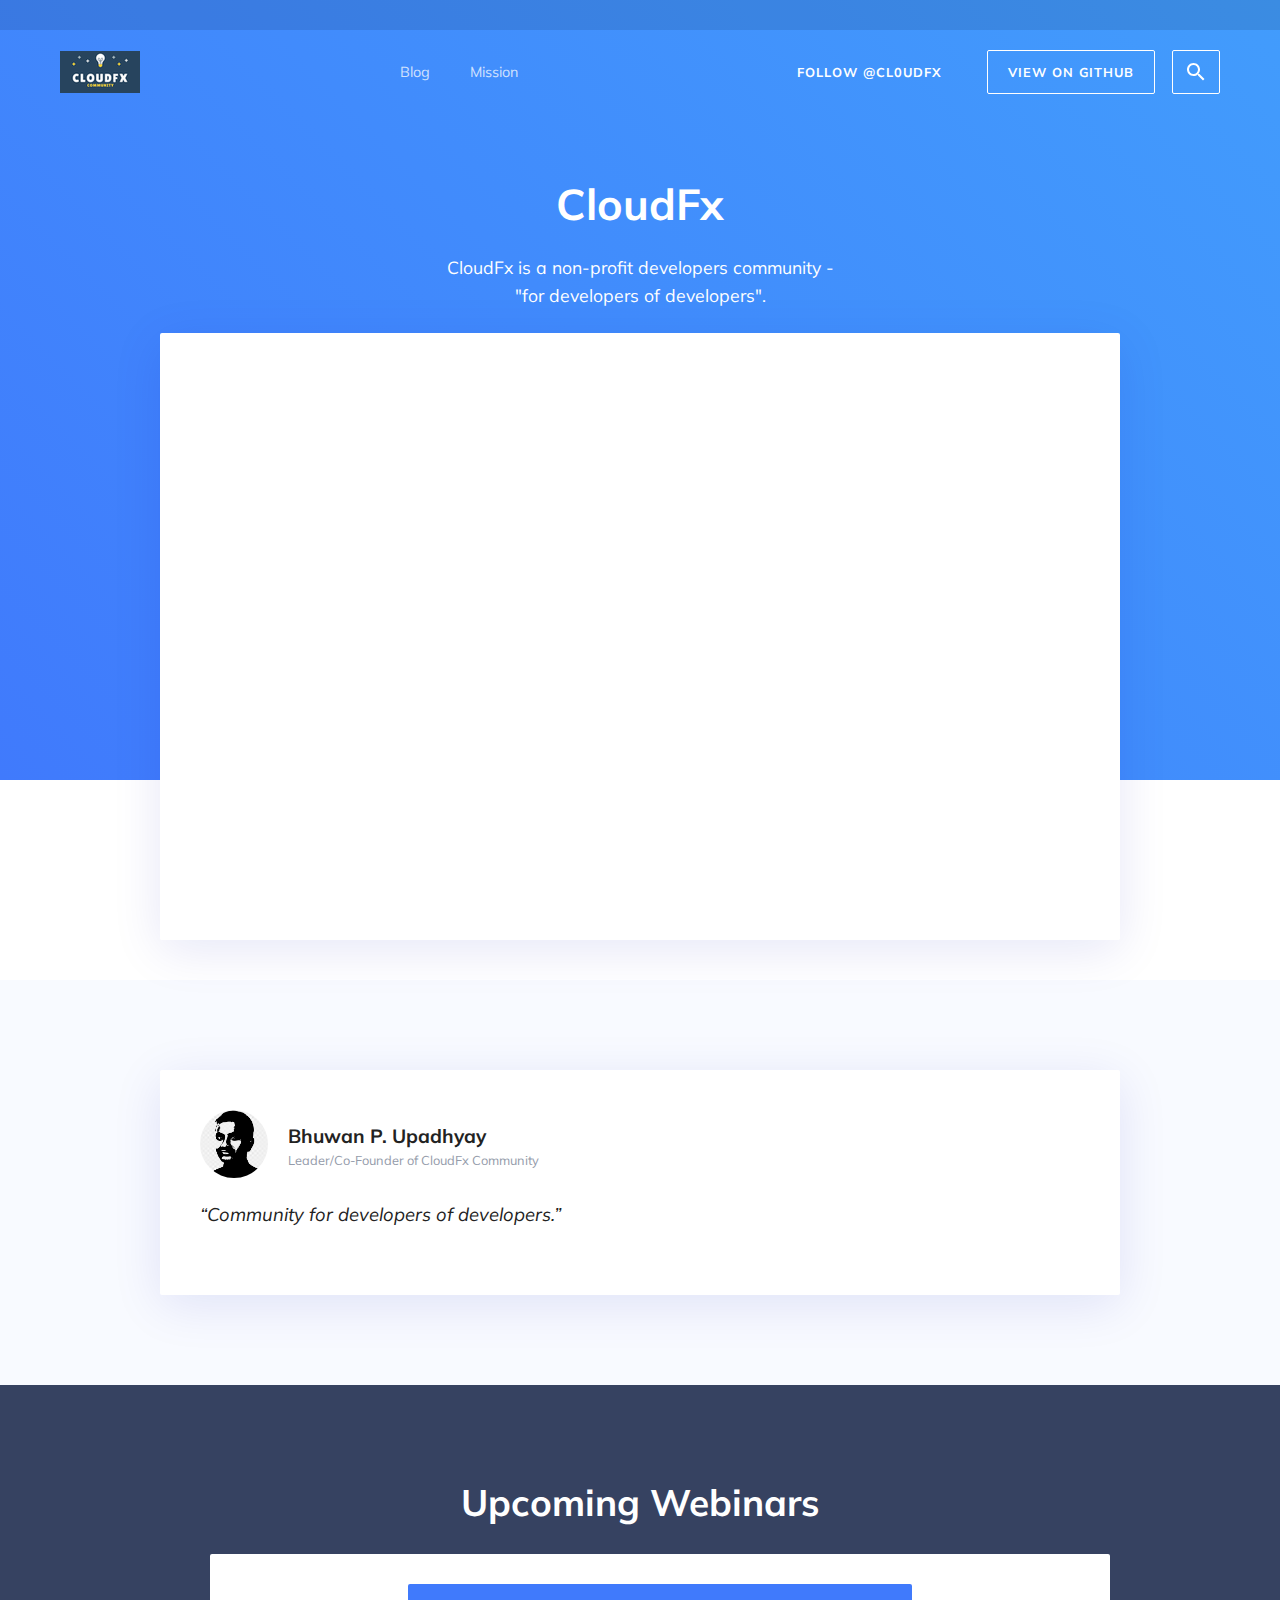
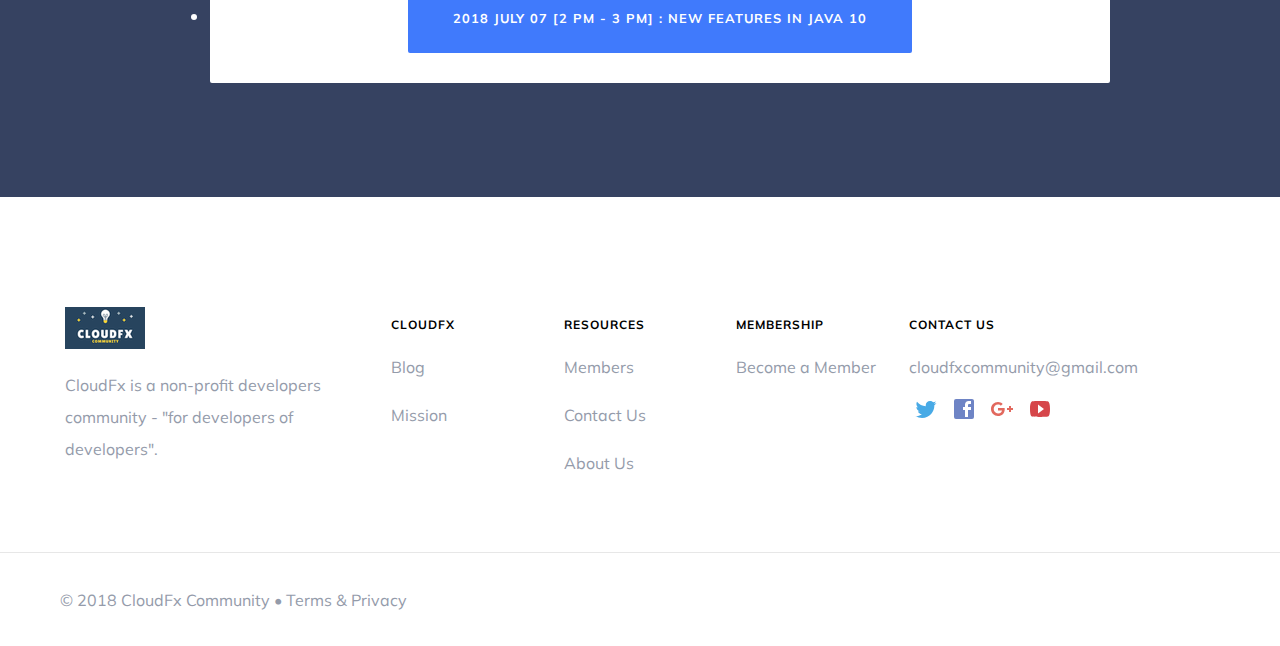
<file: index.html>
<!DOCTYPE html>

<html lang="en">
	<head>
		<meta charset="utf-8">
		<meta name="viewport" content="width=device-width, initial-scale=1">
		<meta name="generator" content="Jekyll v3.6.0">
		<link href="https://fonts.googleapis.com/css?family=Muli:400,600,700" rel="stylesheet">
		<link rel="stylesheet" href="/css/screen.css" type="text/css">

		<link rel="apple-touch-icon" sizes="180x180" href="/assets/apple-touch-icon.png">
		<link rel="shortcut icon" type="image/png" sizes="128x128" href="/assets/favicon-128x128.png">
		<link rel="icon" type="image/png" sizes="32x32" href="/assets/favicon-32x32.png">
		<link rel="icon" type="image/png" sizes="16x16" href="/assets/favicon-16x16.png">
		<link rel="manifest" href="/assets/manifest.json">
		<meta name="msapplication-config" content="/assets/browserconfig.xml" />
		<meta name="theme-color" content="#407afc">

		<link type="application/atom+xml" rel="alternate" href="https://cloudfx.github.io/feed.xml" title="CloudFx" />
		<!-- Begin Jekyll SEO tag v2.3.0 -->
<title>The CloudFx Community | CloudFx</title>
<meta property="og:title" content="The CloudFx Community" />
<meta property="og:locale" content="en_US" />
<meta name="description" content="CloudFx is a non-profit developers community - “for developers of developers”." />
<meta property="og:description" content="CloudFx is a non-profit developers community - “for developers of developers”." />
<link rel="canonical" href="https://cloudfx.github.io/" />
<meta property="og:url" content="https://cloudfx.github.io/" />
<meta property="og:site_name" content="CloudFx" />
<meta name="twitter:card" content="summary" />
<meta name="twitter:site" content="@cl0udfx" />
<meta property="article:publisher" content="https://www.facebook.com/CloudFx-231724584101177" />
<meta name="google-site-verification" content="GkBrJRSQqF43wQVGLUeUJFTPBldtIXGCw9toqvS2o_o" />
<script type="application/ld+json">
{"@type":"WebSite","headline":"The CloudFx Community","dateModified":null,"datePublished":null,"sameAs":["https://twitter.com/cl0udfx","https://www.facebook.com/CloudFx-231724584101177","https://plus.google.com/u/1/103074069812013806852","https://www.youtube.com/channel/UCV4TwSmiwW-NlgMGI8zIb6Q","https://github.com/CloudFx"],"url":"https://cloudfx.github.io/","image":null,"mainEntityOfPage":null,"name":"CloudFx","author":null,"description":"CloudFx is a non-profit developers community - “for developers of developers”.","publisher":{"@type":"Organization","logo":{"@type":"ImageObject","url":"https://cloudfx.github.io/siteicon.png"}},"@context":"http://schema.org"}</script>
<!-- End Jekyll SEO tag -->

		

	</head>

	<body>

		
<nav class="siblings dark">
	
	<div class="nav-bar wrapper wrapper-large">
		
			<a  href=""></a>
		
		<span class="no-active-replacement"></span>
	</div>
</nav>
		<header class="landing">
	<div class="nav-bar wrapper wrapper-large">
	<a id="open-nav" href="#">
		<svg xmlns="http://www.w3.org/2000/svg" width="24" height="24" viewBox="0 0 24 24">
			<path d="M3 18h18v-2h-18v2zm0-5h18v-2h-18v2zm0-7v2h18v-2h-18z" fill="#eee"/>
		</svg>

</a>
	<div class="logo">
	<a href="/">
		
		<img src="/siteicon-80x42.png">
	

		<span>CloudFx</span>
	</a>
</div>
	<nav class="search dark">
	<form action="/search/" method="get" class="header-search">
	<input type="search" name="q" id="search-input" required data-autofocus placeholder="Search cloudfx.github.io">
	<input type="submit" value="Search" style="display: none;">
	</form>
</nav>

	<nav class="main">
	
		<a  href="/blog/">Blog</a>
	
		<a  href="/mission/">Mission</a>
	
</nav>
	<nav class="right hide-on-signed-in">
    <a href="https://twitter.com/cl0udfx?ref_src=twsrc%5Etfw" class="twitter-follow-button" data-show-count="false">Follow @cl0udfx</a><script async src="https://platform.twitter.com/widgets.js" charset="utf-8"></script>
    &nbsp;
    &nbsp;
    &nbsp;
    
    
    <a href="https://github.com/cloudfx"
       class="button keep-text-size dark">View on Github</a>
    
</nav>

</div>
	<section class="hero">
    <div class="wrapper">
        <h1>CloudFx</h1>
        <p class="subtitle">CloudFx is a non-profit developers community - "for developers of developers".</p>
        <div class="landing-video">
            <div class="video-embed">
	<iframe width="1280" height="720" src="https://www.youtube.com/embed/IU4wUY1pCys?vq=hd1080&loop=1&rel=0&autoplay=1&controls=0&showinfo=0&playlist=IU4wUY1pCys&mute=1" frameborder="0" allowfullscreen></iframe>
</div>

        </div>
    </div>
</section>
</header>

<div class="landing-page-content">
</div>


<div class="testimonial">
	<div class="wrapper">
		<blockquote class="card big">
			<div class="author">
				<div class="image"><img src="/images/team/developerbhuwan.jpg" width="68" height="68" ></div>
				<p>
					<span class="name">Bhuwan P. Upadhyay</span>
					<span class="title">Leader/Co-Founder of CloudFx Community</span>
				</p>
			</div>
			<div class="quote">
				<p>“Community for developers of developers.”</p>

			</div>
		</blockquote>
		<div class="view-button"><a class="button" href="/messages/developerbhuwan/">View Case Study &rsaquo;</a></div>
	</div>

</div>





<section class="cta">
    <div class="wrapper">
        <p class="big-text">Upcoming Webinars</p>
        <ul>
            
            
            <li class="card">
                <a class="button brand" href="https://calendar.google.com/event?action=TEMPLATE&tmeid=NmhhNXUwbnU2cTg1Nmp0ODJtcTUwY2U5Z3MgY2xvdWRmeGNvbW11bml0eUBt&tmsrc=cloudfxcommunity%40gmail.com">
                    2018 July 07 [2 PM - 3 PM] : New features in Java  10
                </a>
            </li>
            
        </ul>

    </div>
</section>
		<footer>
    <div class="wrapper wrapper-large">
        <div class="footer-links">
            <div class="about">
                <div class="logo">
	<a href="/">
		
		<img src="/siteicon-80x42.png">
	

		<span>CloudFx</span>
	</a>
</div>
                <p>CloudFx is a non-profit developers community - "for developers of developers".</p>
            </div>
            
            
            <ul>
                <li><h4>CloudFx</h4></li>
                
                <li><a href="/blog/">Blog</a></li>
                
                <li><a href="/mission/">Mission</a></li>
                
            </ul>
            
            <ul>
                <li><h4>Resources</h4></li>
                
                <li><a href="/members/">Members</a></li>
                
                <li><a href="/contact/">Contact Us</a></li>
                
                <li><a href="/about/">About Us</a></li>
                
            </ul>
            
            <ul>
                <li><h4>Membership</h4></li>
                
                <li><a href="/membership/">Become a Member</a></li>
                
            </ul>
            
            <ul class="contact">
                <li><h4>Contact Us</h4></li>
                <li><a href="mailto:cloudfxcommunity@gmail.com">cloudfxcommunity@gmail.com</a></li>
                <li class="social">
                    <a class="twitter" href="https://twitter.com/cl0udfx">
		<svg class="twitter" fill="#000000" height="24" viewBox="0 0 24 24" width="24" xmlns="http://www.w3.org/2000/svg"><path d="M22.46,6C21.69,6.35 20.86,6.58 20,6.69C20.88,6.16 21.56,5.32 21.88,4.31C21.05,4.81 20.13,5.16 19.16,5.36C18.37,4.5 17.26,4 16,4C13.65,4 11.73,5.92 11.73,8.29C11.73,8.63 11.77,8.96 11.84,9.27C8.28,9.09 5.11,7.38 3,4.79C2.63,5.42 2.42,6.16 2.42,6.94C2.42,8.43 3.17,9.75 4.33,10.5C3.62,10.5 2.96,10.3 2.38,10C2.38,10 2.38,10 2.38,10.03C2.38,12.11 3.86,13.85 5.82,14.24C5.46,14.34 5.08,14.39 4.69,14.39C4.42,14.39 4.15,14.36 3.89,14.31C4.43,16 6,17.26 7.89,17.29C6.43,18.45 4.58,19.13 2.56,19.13C2.22,19.13 1.88,19.11 1.54,19.07C3.44,20.29 5.7,21 8.12,21C16,21 20.33,14.46 20.33,8.79C20.33,8.6 20.33,8.42 20.32,8.23C21.16,7.63 21.88,6.87 22.46,6Z" /></svg>
	
</a>
                    <a class="facebook" href="https://www.facebook.com/CloudFx-231724584101177">
		<svg class="facebook" fill="#000000" height="24" viewBox="0 0 24 24" width="24" xmlns="http://www.w3.org/2000/svg"><path d="M19,4V7H17A1,1 0 0,0 16,8V10H19V13H16V20H13V13H11V10H13V7.5C13,5.56 14.57,4 16.5,4M20,2H4A2,2 0 0,0 2,4V20A2,2 0 0,0 4,22H20A2,2 0 0,0 22,20V4C22,2.89 21.1,2 20,2Z" /></svg>
	
</a>
                    <a class="google-plus" href="https://plus.google.com/+u/1/103074069812013806852">
		<svg class="google-plus" fill="#000000" height="24" viewBox="0 0 24 24" width="24" xmlns="http://www.w3.org/2000/svg"><path d="M23,11H21V9H19V11H17V13H19V15H21V13H23M8,11V13.4H12C11.8,14.4 10.8,16.4 8,16.4C5.6,16.4 3.7,14.4 3.7,12C3.7,9.6 5.6,7.6 8,7.6C9.4,7.6 10.3,8.2 10.8,8.7L12.7,6.9C11.5,5.7 9.9,5 8,5C4.1,5 1,8.1 1,12C1,15.9 4.1,19 8,19C12,19 14.7,16.2 14.7,12.2C14.7,11.7 14.7,11.4 14.6,11H8Z" /></svg>
	
</a>
                    <a class="youtube" href="https://www.youtube.com/c/UCV4TwSmiwW-NlgMGI8zIb6Q">
		<svg class="youtube" fill="#000000" height="24" viewBox="0 0 24 24" width="24" xmlns="http://www.w3.org/2000/svg"><path d="M10,16.5V7.5L16,12M20,4.4C19.4,4.2 15.7,4 12,4C8.3,4 4.6,4.19 4,4.38C2.44,4.9 2,8.4 2,12C2,15.59 2.44,19.1 4,19.61C4.6,19.81 8.3,20 12,20C15.7,20 19.4,19.81 20,19.61C21.56,19.1 22,15.59 22,12C22,8.4 21.56,4.91 20,4.4Z" /></svg>
	
</a>
                </li>
            </ul>

            <div class="filler"></div>
        </div>
    </div>

    <div class="legal-line">
        <p class="wrapper wrapper-large">
            &copy; 2018 CloudFx Community &bull;
            <a href="/terms/">Terms</a> &amp;
            <a href="/privacy/">Privacy</a>
        </p>
    </div>
</footer>

		<script>
			var signedIn = /^(.*;)?\s*signed_in\s*=\s*[^;]+(.*)?$/.test(document.cookie);
			document.body.className += ' ' + (signedIn ? 'user-signed-in' : '');
			
			document.getElementById("open-nav").addEventListener("click", function (event) {
				event.preventDefault();
				document.body.classList.toggle("nav-open");

				if (document.body.classList.contains("nav-open")) {
					document.getElementById("search-input").focus();
				}
			});
		</script>
	</body>
</html>
</file>
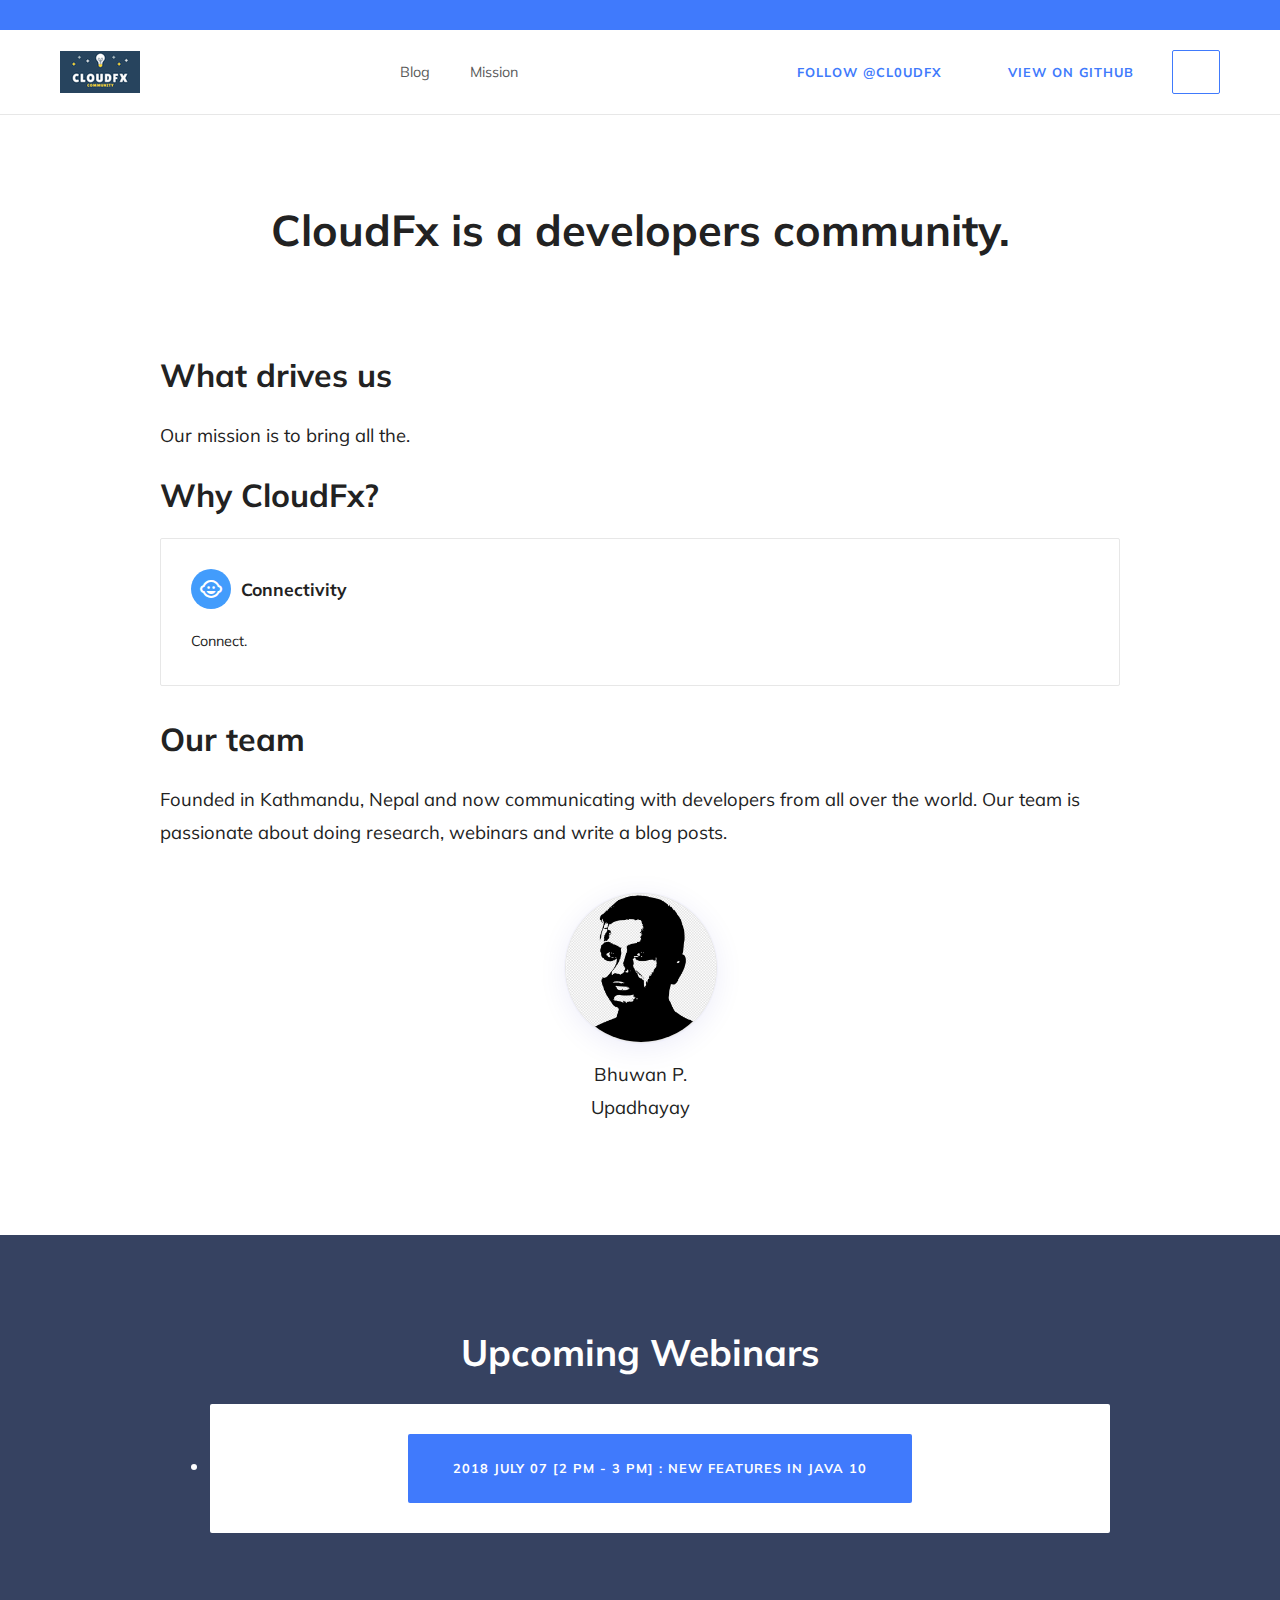
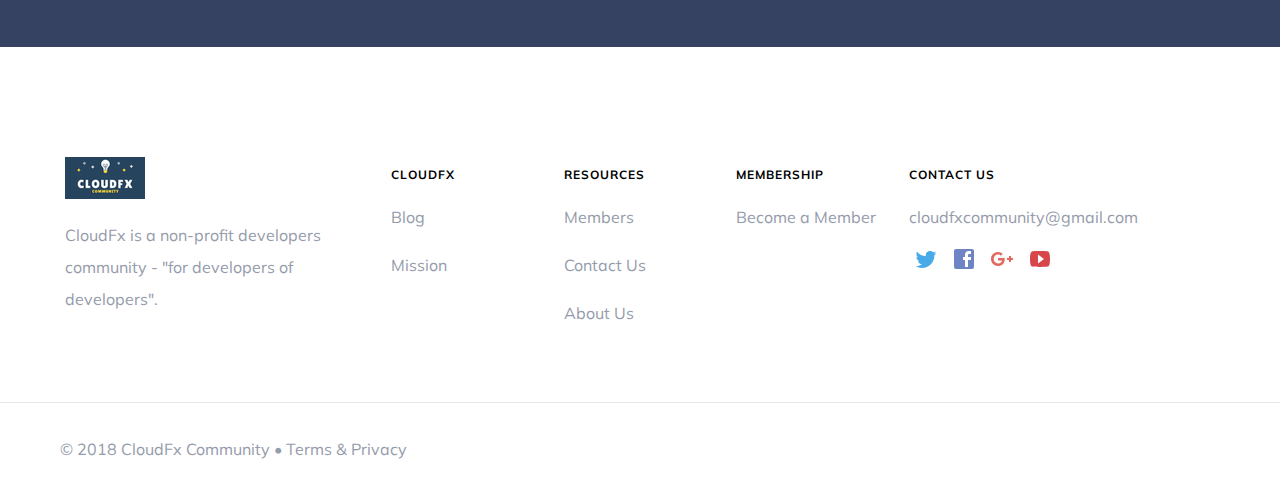
<file: about/index.html>
<!DOCTYPE html>

<html lang="en">
	<head>
		<meta charset="utf-8">
		<meta name="viewport" content="width=device-width, initial-scale=1">
		<meta name="generator" content="Jekyll v3.6.0">
		<link href="https://fonts.googleapis.com/css?family=Muli:400,600,700|Material+Icons" rel="stylesheet">
		<link rel="stylesheet" href="/css/screen.css" type="text/css">

		<link rel="apple-touch-icon" sizes="180x180" href="/assets/apple-touch-icon.png">
		<link rel="shortcut icon" type="image/png" sizes="128x128" href="/assets/favicon-128x128.png">
		<link rel="icon" type="image/png" sizes="32x32" href="/assets/favicon-32x32.png">
		<link rel="icon" type="image/png" sizes="16x16" href="/assets/favicon-16x16.png">
		<link rel="manifest" href="/assets/manifest.json">
		<meta name="msapplication-config" content="/assets/browserconfig.xml" />
		<meta name="theme-color" content="#407afc">

		<link type="application/atom+xml" rel="alternate" href="https://cloudfx.github.io/feed.xml" title="CloudFx" />
		<!-- Begin Jekyll SEO tag v2.3.0 -->
<title>About | CloudFx</title>
<meta property="og:title" content="About" />
<meta property="og:locale" content="en_US" />
<meta name="description" content="CloudFx is a non-profit developers community - “for developers of developers”." />
<meta property="og:description" content="CloudFx is a non-profit developers community - “for developers of developers”." />
<link rel="canonical" href="https://cloudfx.github.io/about/" />
<meta property="og:url" content="https://cloudfx.github.io/about/" />
<meta property="og:site_name" content="CloudFx" />
<meta name="twitter:card" content="summary" />
<meta name="twitter:site" content="@cl0udfx" />
<meta property="article:publisher" content="https://www.facebook.com/CloudFx-231724584101177" />
<meta name="google-site-verification" content="GkBrJRSQqF43wQVGLUeUJFTPBldtIXGCw9toqvS2o_o" />
<script type="application/ld+json">
{"@type":"WebSite","headline":"About","dateModified":null,"datePublished":null,"sameAs":["https://twitter.com/cl0udfx","https://www.facebook.com/CloudFx-231724584101177","https://plus.google.com/u/1/103074069812013806852","https://www.youtube.com/channel/UCV4TwSmiwW-NlgMGI8zIb6Q","https://github.com/CloudFx"],"url":"https://cloudfx.github.io/about/","image":null,"mainEntityOfPage":null,"name":"CloudFx","author":null,"description":"CloudFx is a non-profit developers community - “for developers of developers”.","publisher":{"@type":"Organization","logo":{"@type":"ImageObject","url":"https://cloudfx.github.io/siteicon.png"}},"@context":"http://schema.org"}</script>
<!-- End Jekyll SEO tag -->

		

	</head>

	<body>

		
<nav class="siblings light">
	
	<div class="nav-bar wrapper wrapper-large">
		
			<a  href=""></a>
		
		<span class="no-active-replacement"></span>
	</div>
</nav>
		<header class="plain">
	<div class="nav-bar wrapper wrapper-large">
	<a id="open-nav" href="#">
		<svg xmlns="http://www.w3.org/2000/svg" width="24" height="24" viewBox="0 0 24 24">
			<path d="M3 18h18v-2h-18v2zm0-5h18v-2h-18v2zm0-7v2h18v-2h-18z" fill="#eee"/>
		</svg>

</a>
	<div class="logo">
	<a href="/">
		
		<img src="/siteicon-80x42.png">
	

		<span>CloudFx</span>
	</a>
</div>
	<nav class="search light">
	<form action="/search/" method="get" class="header-search">
	<input type="search" name="q" id="search-input" required data-autofocus placeholder="Search cloudfx.github.io">
	<input type="submit" value="Search" style="display: none;">
	</form>
</nav>

	<nav class="main">
	
		<a  href="/blog/">Blog</a>
	
		<a  href="/mission/">Mission</a>
	
</nav>
	<nav class="right hide-on-signed-in">
    <a href="https://twitter.com/cl0udfx?ref_src=twsrc%5Etfw" class="twitter-follow-button" data-show-count="false">Follow @cl0udfx</a><script async src="https://platform.twitter.com/widgets.js" charset="utf-8"></script>
    &nbsp;
    &nbsp;
    &nbsp;
    
    
    <a href="https://github.com/cloudfx"
       class="button keep-text-size dark">View on Github</a>
    
</nav>

</div>
</header>

<div class="wrapper">
	<div class="about">
	<h1>CloudFx is a developers community.</h1>

	<h2>What drives us</h2>
	<p>Our mission is to bring all the.</p>

	<h2>Why CloudFx?</h2>
	<ul class="cards feature-content">
		
			<li class="card">
				<h3><i class="material-icons">child_care</i> Connectivity</h3>
				<p>Connect.</p>

			</li>
		
	</ul>

	<h2>Our team</h2>
	<p>Founded in Kathmandu, Nepal and now communicating with developers from all over the world.
		Our team is passionate about doing research, webinars and write a blog posts.</p>

	<ul class="mugs">
		
			
			
				<li>
					<div class="image"><img src="/images/team/developerbhuwan.jpg" alt="Bhuwan P. Upadhayay"></div>
					<p>Bhuwan P. Upadhayay</p>
				</li>
			
		
	</ul>
</div>
</div>

<section class="cta">
    <div class="wrapper">
        <p class="big-text">Upcoming Webinars</p>
        <ul>
            
            
            <li class="card">
                <a class="button brand" href="https://calendar.google.com/event?action=TEMPLATE&tmeid=NmhhNXUwbnU2cTg1Nmp0ODJtcTUwY2U5Z3MgY2xvdWRmeGNvbW11bml0eUBt&tmsrc=cloudfxcommunity%40gmail.com">
                    2018 July 07 [2 PM - 3 PM] : New features in Java  10
                </a>
            </li>
            
        </ul>

    </div>
</section>
		<footer>
    <div class="wrapper wrapper-large">
        <div class="footer-links">
            <div class="about">
                <div class="logo">
	<a href="/">
		
		<img src="/siteicon-80x42.png">
	

		<span>CloudFx</span>
	</a>
</div>
                <p>CloudFx is a non-profit developers community - "for developers of developers".</p>
            </div>
            
            
            <ul>
                <li><h4>CloudFx</h4></li>
                
                <li><a href="/blog/">Blog</a></li>
                
                <li><a href="/mission/">Mission</a></li>
                
            </ul>
            
            <ul>
                <li><h4>Resources</h4></li>
                
                <li><a href="/members/">Members</a></li>
                
                <li><a href="/contact/">Contact Us</a></li>
                
                <li><a href="/about/">About Us</a></li>
                
            </ul>
            
            <ul>
                <li><h4>Membership</h4></li>
                
                <li><a href="/membership/">Become a Member</a></li>
                
            </ul>
            
            <ul class="contact">
                <li><h4>Contact Us</h4></li>
                <li><a href="mailto:cloudfxcommunity@gmail.com">cloudfxcommunity@gmail.com</a></li>
                <li class="social">
                    <a class="twitter" href="https://twitter.com/cl0udfx">
		<svg class="twitter" fill="#000000" height="24" viewBox="0 0 24 24" width="24" xmlns="http://www.w3.org/2000/svg"><path d="M22.46,6C21.69,6.35 20.86,6.58 20,6.69C20.88,6.16 21.56,5.32 21.88,4.31C21.05,4.81 20.13,5.16 19.16,5.36C18.37,4.5 17.26,4 16,4C13.65,4 11.73,5.92 11.73,8.29C11.73,8.63 11.77,8.96 11.84,9.27C8.28,9.09 5.11,7.38 3,4.79C2.63,5.42 2.42,6.16 2.42,6.94C2.42,8.43 3.17,9.75 4.33,10.5C3.62,10.5 2.96,10.3 2.38,10C2.38,10 2.38,10 2.38,10.03C2.38,12.11 3.86,13.85 5.82,14.24C5.46,14.34 5.08,14.39 4.69,14.39C4.42,14.39 4.15,14.36 3.89,14.31C4.43,16 6,17.26 7.89,17.29C6.43,18.45 4.58,19.13 2.56,19.13C2.22,19.13 1.88,19.11 1.54,19.07C3.44,20.29 5.7,21 8.12,21C16,21 20.33,14.46 20.33,8.79C20.33,8.6 20.33,8.42 20.32,8.23C21.16,7.63 21.88,6.87 22.46,6Z" /></svg>
	
</a>
                    <a class="facebook" href="https://www.facebook.com/CloudFx-231724584101177">
		<svg class="facebook" fill="#000000" height="24" viewBox="0 0 24 24" width="24" xmlns="http://www.w3.org/2000/svg"><path d="M19,4V7H17A1,1 0 0,0 16,8V10H19V13H16V20H13V13H11V10H13V7.5C13,5.56 14.57,4 16.5,4M20,2H4A2,2 0 0,0 2,4V20A2,2 0 0,0 4,22H20A2,2 0 0,0 22,20V4C22,2.89 21.1,2 20,2Z" /></svg>
	
</a>
                    <a class="google-plus" href="https://plus.google.com/+u/1/103074069812013806852">
		<svg class="google-plus" fill="#000000" height="24" viewBox="0 0 24 24" width="24" xmlns="http://www.w3.org/2000/svg"><path d="M23,11H21V9H19V11H17V13H19V15H21V13H23M8,11V13.4H12C11.8,14.4 10.8,16.4 8,16.4C5.6,16.4 3.7,14.4 3.7,12C3.7,9.6 5.6,7.6 8,7.6C9.4,7.6 10.3,8.2 10.8,8.7L12.7,6.9C11.5,5.7 9.9,5 8,5C4.1,5 1,8.1 1,12C1,15.9 4.1,19 8,19C12,19 14.7,16.2 14.7,12.2C14.7,11.7 14.7,11.4 14.6,11H8Z" /></svg>
	
</a>
                    <a class="youtube" href="https://www.youtube.com/c/UCV4TwSmiwW-NlgMGI8zIb6Q">
		<svg class="youtube" fill="#000000" height="24" viewBox="0 0 24 24" width="24" xmlns="http://www.w3.org/2000/svg"><path d="M10,16.5V7.5L16,12M20,4.4C19.4,4.2 15.7,4 12,4C8.3,4 4.6,4.19 4,4.38C2.44,4.9 2,8.4 2,12C2,15.59 2.44,19.1 4,19.61C4.6,19.81 8.3,20 12,20C15.7,20 19.4,19.81 20,19.61C21.56,19.1 22,15.59 22,12C22,8.4 21.56,4.91 20,4.4Z" /></svg>
	
</a>
                </li>
            </ul>

            <div class="filler"></div>
        </div>
    </div>

    <div class="legal-line">
        <p class="wrapper wrapper-large">
            &copy; 2018 CloudFx Community &bull;
            <a href="/terms/">Terms</a> &amp;
            <a href="/privacy/">Privacy</a>
        </p>
    </div>
</footer>

		<script>
			var signedIn = /^(.*;)?\s*signed_in\s*=\s*[^;]+(.*)?$/.test(document.cookie);
			document.body.className += ' ' + (signedIn ? 'user-signed-in' : '');
			
			document.getElementById("open-nav").addEventListener("click", function (event) {
				event.preventDefault();
				document.body.classList.toggle("nav-open");

				if (document.body.classList.contains("nav-open")) {
					document.getElementById("search-input").focus();
				}
			});
		</script>
	</body>
</html>
</file>
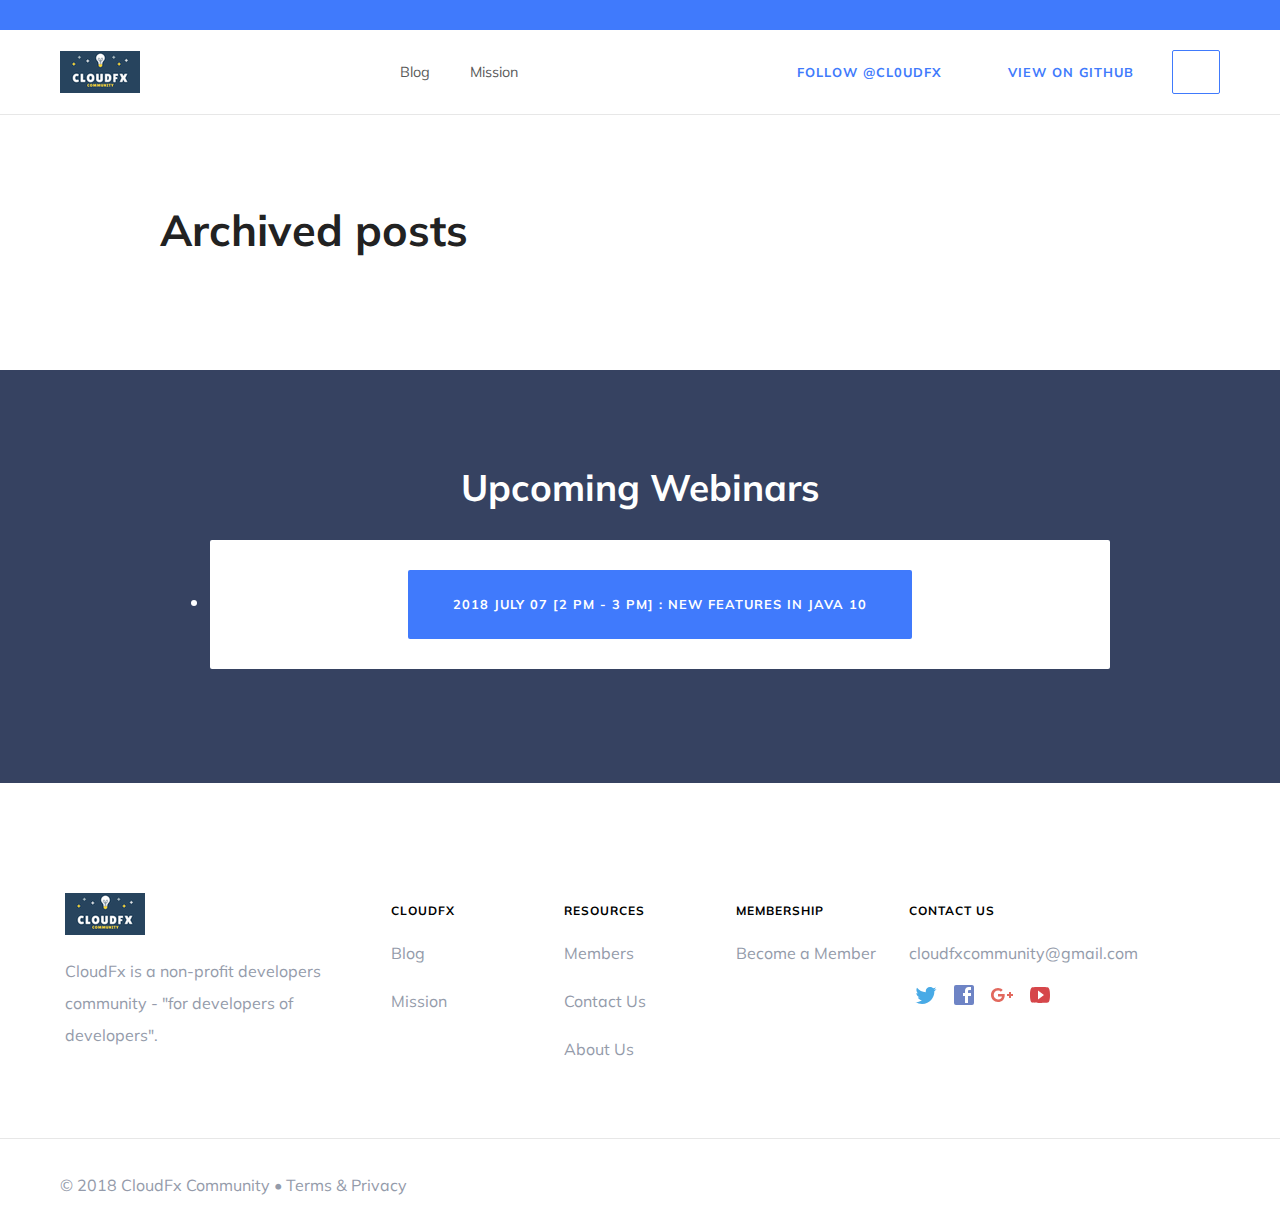
<file: archived/index.html>
<!DOCTYPE html>

<html lang="en">
	<head>
		<meta charset="utf-8">
		<meta name="viewport" content="width=device-width, initial-scale=1">
		<meta name="generator" content="Jekyll v3.6.0">
		<link href="https://fonts.googleapis.com/css?family=Muli:400,600,700" rel="stylesheet">
		<link rel="stylesheet" href="/css/screen.css" type="text/css">

		<link rel="apple-touch-icon" sizes="180x180" href="/assets/apple-touch-icon.png">
		<link rel="shortcut icon" type="image/png" sizes="128x128" href="/assets/favicon-128x128.png">
		<link rel="icon" type="image/png" sizes="32x32" href="/assets/favicon-32x32.png">
		<link rel="icon" type="image/png" sizes="16x16" href="/assets/favicon-16x16.png">
		<link rel="manifest" href="/assets/manifest.json">
		<meta name="msapplication-config" content="/assets/browserconfig.xml" />
		<meta name="theme-color" content="#407afc">

		<link type="application/atom+xml" rel="alternate" href="https://cloudfx.github.io/feed.xml" title="CloudFx" />
		<!-- Begin Jekyll SEO tag v2.3.0 -->
<title>Archived Blog Posts | CloudFx</title>
<meta property="og:title" content="Archived Blog Posts" />
<meta property="og:locale" content="en_US" />
<meta name="description" content="CloudFx is a non-profit developers community - “for developers of developers”." />
<meta property="og:description" content="CloudFx is a non-profit developers community - “for developers of developers”." />
<link rel="canonical" href="https://cloudfx.github.io/archived/" />
<meta property="og:url" content="https://cloudfx.github.io/archived/" />
<meta property="og:site_name" content="CloudFx" />
<meta name="twitter:card" content="summary" />
<meta name="twitter:site" content="@cl0udfx" />
<meta property="article:publisher" content="https://www.facebook.com/CloudFx-231724584101177" />
<meta name="google-site-verification" content="GkBrJRSQqF43wQVGLUeUJFTPBldtIXGCw9toqvS2o_o" />
<script type="application/ld+json">
{"@type":"WebPage","headline":"Archived Blog Posts","dateModified":null,"datePublished":null,"sameAs":null,"url":"https://cloudfx.github.io/archived/","image":null,"mainEntityOfPage":null,"name":null,"author":null,"description":"CloudFx is a non-profit developers community - “for developers of developers”.","publisher":{"@type":"Organization","logo":{"@type":"ImageObject","url":"https://cloudfx.github.io/siteicon.png"}},"@context":"http://schema.org"}</script>
<!-- End Jekyll SEO tag -->

		

	</head>

	<body>

		
<nav class="siblings light">
	
	<div class="nav-bar wrapper wrapper-large">
		
			<a  href=""></a>
		
		<span class="no-active-replacement"></span>
	</div>
</nav>
		<header class="plain">
	<div class="nav-bar wrapper wrapper-large">
	<a id="open-nav" href="#">
		<svg xmlns="http://www.w3.org/2000/svg" width="24" height="24" viewBox="0 0 24 24">
			<path d="M3 18h18v-2h-18v2zm0-5h18v-2h-18v2zm0-7v2h18v-2h-18z" fill="#eee"/>
		</svg>

</a>
	<div class="logo">
	<a href="/">
		
		<img src="/siteicon-80x42.png">
	

		<span>CloudFx</span>
	</a>
</div>
	<nav class="search light">
	<form action="/search/" method="get" class="header-search">
	<input type="search" name="q" id="search-input" required data-autofocus placeholder="Search cloudfx.github.io">
	<input type="submit" value="Search" style="display: none;">
	</form>
</nav>

	<nav class="main">
	
		<a  href="/blog/">Blog</a>
	
		<a  href="/mission/">Mission</a>
	
</nav>
	<nav class="right hide-on-signed-in">
    <a href="https://twitter.com/cl0udfx?ref_src=twsrc%5Etfw" class="twitter-follow-button" data-show-count="false">Follow @cl0udfx</a><script async src="https://platform.twitter.com/widgets.js" charset="utf-8"></script>
    &nbsp;
    &nbsp;
    &nbsp;
    
    
    <a href="https://github.com/cloudfx"
       class="button keep-text-size dark">View on Github</a>
    
</nav>

</div>
</header>

<div class="wrapper">
	<h1>Archived posts</h1>

<ul>
	
</ul>
</div>

<section class="cta">
    <div class="wrapper">
        <p class="big-text">Upcoming Webinars</p>
        <ul>
            
            
            <li class="card">
                <a class="button brand" href="https://calendar.google.com/event?action=TEMPLATE&tmeid=NmhhNXUwbnU2cTg1Nmp0ODJtcTUwY2U5Z3MgY2xvdWRmeGNvbW11bml0eUBt&tmsrc=cloudfxcommunity%40gmail.com">
                    2018 July 07 [2 PM - 3 PM] : New features in Java  10
                </a>
            </li>
            
        </ul>

    </div>
</section>
		<footer>
    <div class="wrapper wrapper-large">
        <div class="footer-links">
            <div class="about">
                <div class="logo">
	<a href="/">
		
		<img src="/siteicon-80x42.png">
	

		<span>CloudFx</span>
	</a>
</div>
                <p>CloudFx is a non-profit developers community - "for developers of developers".</p>
            </div>
            
            
            <ul>
                <li><h4>CloudFx</h4></li>
                
                <li><a href="/blog/">Blog</a></li>
                
                <li><a href="/mission/">Mission</a></li>
                
            </ul>
            
            <ul>
                <li><h4>Resources</h4></li>
                
                <li><a href="/members/">Members</a></li>
                
                <li><a href="/contact/">Contact Us</a></li>
                
                <li><a href="/about/">About Us</a></li>
                
            </ul>
            
            <ul>
                <li><h4>Membership</h4></li>
                
                <li><a href="/membership/">Become a Member</a></li>
                
            </ul>
            
            <ul class="contact">
                <li><h4>Contact Us</h4></li>
                <li><a href="mailto:cloudfxcommunity@gmail.com">cloudfxcommunity@gmail.com</a></li>
                <li class="social">
                    <a class="twitter" href="https://twitter.com/cl0udfx">
		<svg class="twitter" fill="#000000" height="24" viewBox="0 0 24 24" width="24" xmlns="http://www.w3.org/2000/svg"><path d="M22.46,6C21.69,6.35 20.86,6.58 20,6.69C20.88,6.16 21.56,5.32 21.88,4.31C21.05,4.81 20.13,5.16 19.16,5.36C18.37,4.5 17.26,4 16,4C13.65,4 11.73,5.92 11.73,8.29C11.73,8.63 11.77,8.96 11.84,9.27C8.28,9.09 5.11,7.38 3,4.79C2.63,5.42 2.42,6.16 2.42,6.94C2.42,8.43 3.17,9.75 4.33,10.5C3.62,10.5 2.96,10.3 2.38,10C2.38,10 2.38,10 2.38,10.03C2.38,12.11 3.86,13.85 5.82,14.24C5.46,14.34 5.08,14.39 4.69,14.39C4.42,14.39 4.15,14.36 3.89,14.31C4.43,16 6,17.26 7.89,17.29C6.43,18.45 4.58,19.13 2.56,19.13C2.22,19.13 1.88,19.11 1.54,19.07C3.44,20.29 5.7,21 8.12,21C16,21 20.33,14.46 20.33,8.79C20.33,8.6 20.33,8.42 20.32,8.23C21.16,7.63 21.88,6.87 22.46,6Z" /></svg>
	
</a>
                    <a class="facebook" href="https://www.facebook.com/CloudFx-231724584101177">
		<svg class="facebook" fill="#000000" height="24" viewBox="0 0 24 24" width="24" xmlns="http://www.w3.org/2000/svg"><path d="M19,4V7H17A1,1 0 0,0 16,8V10H19V13H16V20H13V13H11V10H13V7.5C13,5.56 14.57,4 16.5,4M20,2H4A2,2 0 0,0 2,4V20A2,2 0 0,0 4,22H20A2,2 0 0,0 22,20V4C22,2.89 21.1,2 20,2Z" /></svg>
	
</a>
                    <a class="google-plus" href="https://plus.google.com/+u/1/103074069812013806852">
		<svg class="google-plus" fill="#000000" height="24" viewBox="0 0 24 24" width="24" xmlns="http://www.w3.org/2000/svg"><path d="M23,11H21V9H19V11H17V13H19V15H21V13H23M8,11V13.4H12C11.8,14.4 10.8,16.4 8,16.4C5.6,16.4 3.7,14.4 3.7,12C3.7,9.6 5.6,7.6 8,7.6C9.4,7.6 10.3,8.2 10.8,8.7L12.7,6.9C11.5,5.7 9.9,5 8,5C4.1,5 1,8.1 1,12C1,15.9 4.1,19 8,19C12,19 14.7,16.2 14.7,12.2C14.7,11.7 14.7,11.4 14.6,11H8Z" /></svg>
	
</a>
                    <a class="youtube" href="https://www.youtube.com/c/UCV4TwSmiwW-NlgMGI8zIb6Q">
		<svg class="youtube" fill="#000000" height="24" viewBox="0 0 24 24" width="24" xmlns="http://www.w3.org/2000/svg"><path d="M10,16.5V7.5L16,12M20,4.4C19.4,4.2 15.7,4 12,4C8.3,4 4.6,4.19 4,4.38C2.44,4.9 2,8.4 2,12C2,15.59 2.44,19.1 4,19.61C4.6,19.81 8.3,20 12,20C15.7,20 19.4,19.81 20,19.61C21.56,19.1 22,15.59 22,12C22,8.4 21.56,4.91 20,4.4Z" /></svg>
	
</a>
                </li>
            </ul>

            <div class="filler"></div>
        </div>
    </div>

    <div class="legal-line">
        <p class="wrapper wrapper-large">
            &copy; 2018 CloudFx Community &bull;
            <a href="/terms/">Terms</a> &amp;
            <a href="/privacy/">Privacy</a>
        </p>
    </div>
</footer>

		<script>
			var signedIn = /^(.*;)?\s*signed_in\s*=\s*[^;]+(.*)?$/.test(document.cookie);
			document.body.className += ' ' + (signedIn ? 'user-signed-in' : '');
			
			document.getElementById("open-nav").addEventListener("click", function (event) {
				event.preventDefault();
				document.body.classList.toggle("nav-open");

				if (document.body.classList.contains("nav-open")) {
					document.getElementById("search-input").focus();
				}
			});
		</script>
	</body>
</html>
</file>
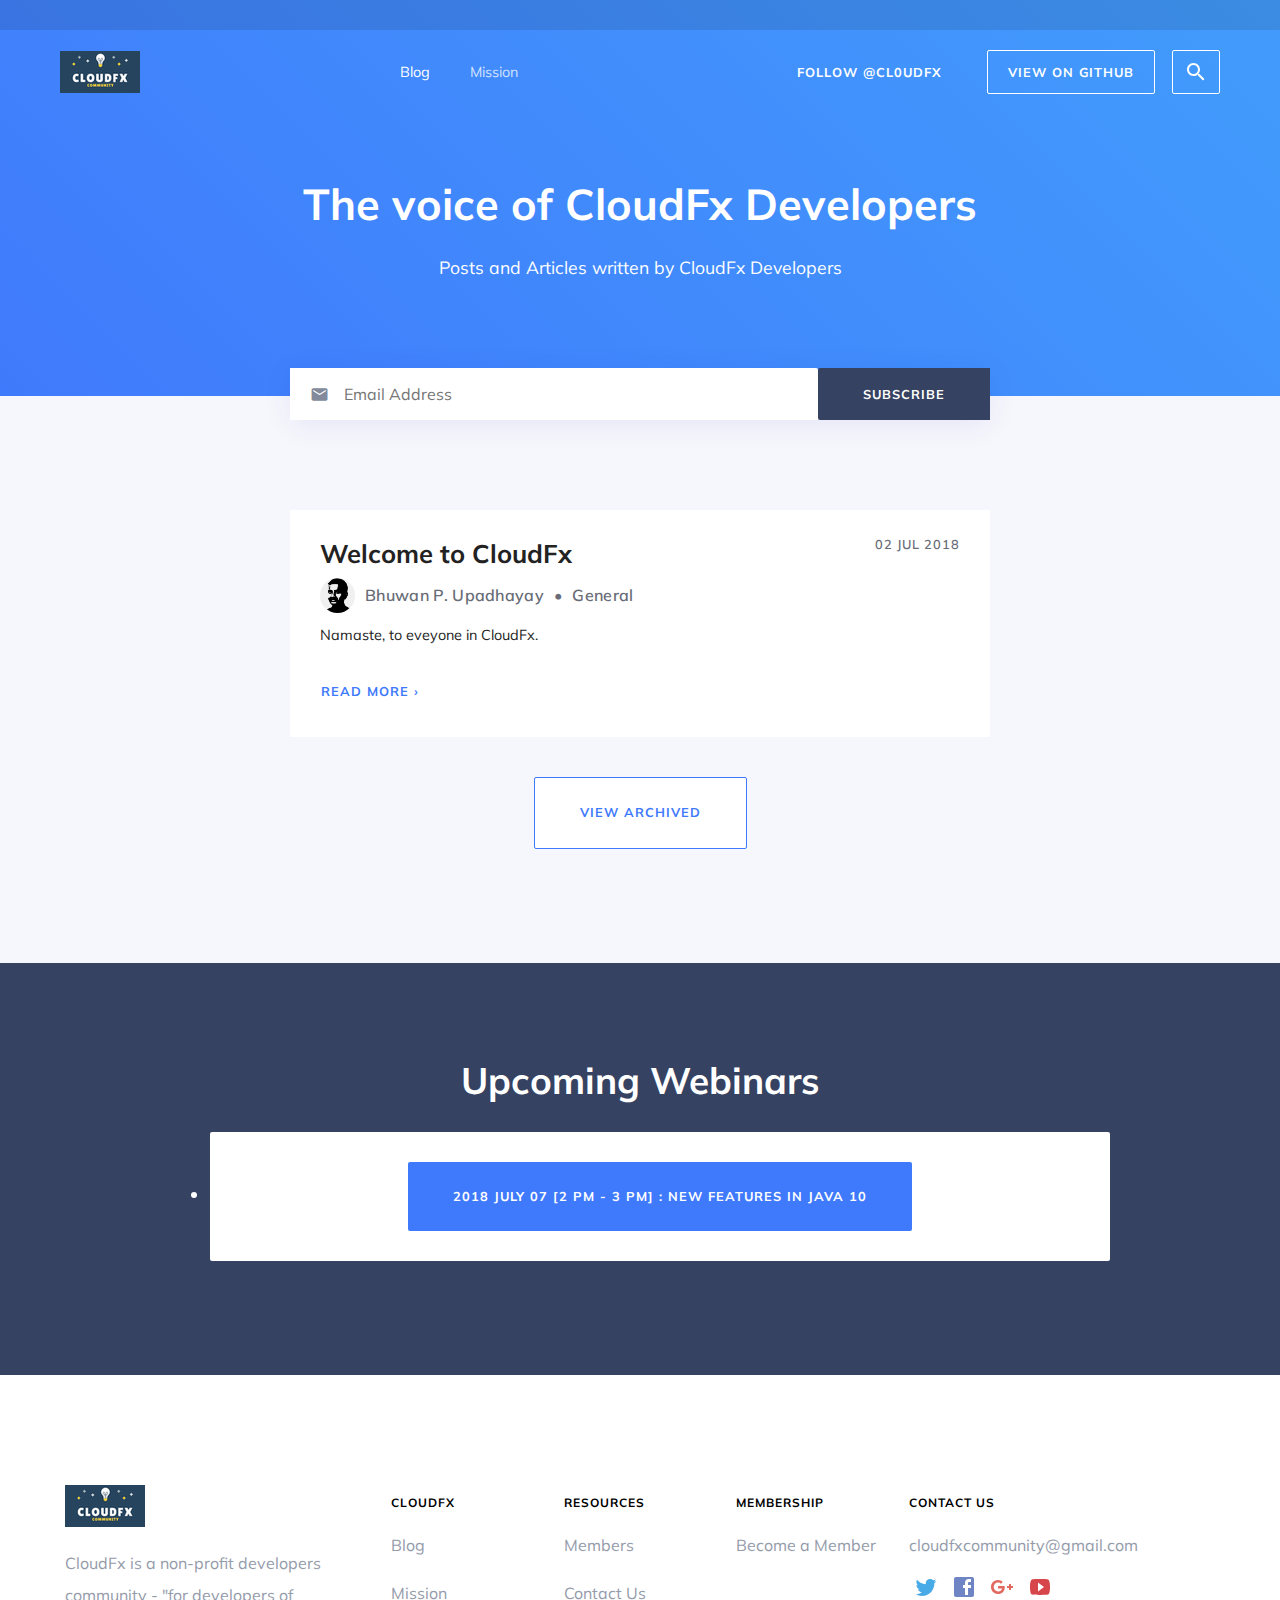
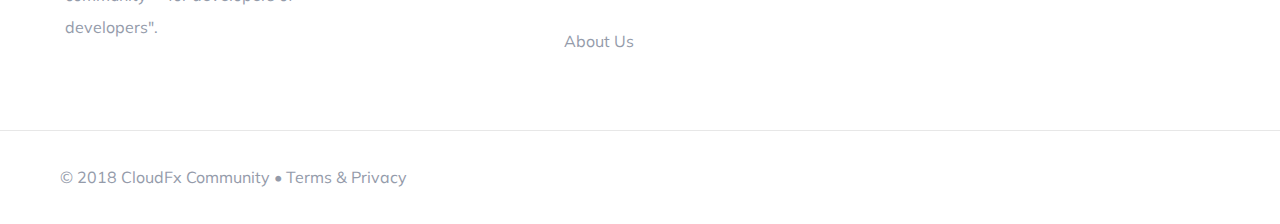
<file: blog/index.html>
<!DOCTYPE html>

<html lang="en">
	<head>
		<meta charset="utf-8">
		<meta name="viewport" content="width=device-width, initial-scale=1">
		<meta name="generator" content="Jekyll v3.6.0">
		<link href="https://fonts.googleapis.com/css?family=Muli:400,600,700|Material+Icons" rel="stylesheet">
		<link rel="stylesheet" href="/css/screen.css" type="text/css">

		<link rel="apple-touch-icon" sizes="180x180" href="/assets/apple-touch-icon.png">
		<link rel="shortcut icon" type="image/png" sizes="128x128" href="/assets/favicon-128x128.png">
		<link rel="icon" type="image/png" sizes="32x32" href="/assets/favicon-32x32.png">
		<link rel="icon" type="image/png" sizes="16x16" href="/assets/favicon-16x16.png">
		<link rel="manifest" href="/assets/manifest.json">
		<meta name="msapplication-config" content="/assets/browserconfig.xml" />
		<meta name="theme-color" content="#407afc">

		<link type="application/atom+xml" rel="alternate" href="https://cloudfx.github.io/feed.xml" title="CloudFx" />
		<!-- Begin Jekyll SEO tag v2.3.0 -->
<title>Blog | CloudFx</title>
<meta property="og:title" content="Blog" />
<meta property="og:locale" content="en_US" />
<meta name="description" content="CloudFx is a non-profit developers community - “for developers of developers”." />
<meta property="og:description" content="CloudFx is a non-profit developers community - “for developers of developers”." />
<link rel="canonical" href="https://cloudfx.github.io/blog/" />
<meta property="og:url" content="https://cloudfx.github.io/blog/" />
<meta property="og:site_name" content="CloudFx" />
<meta name="twitter:card" content="summary" />
<meta name="twitter:site" content="@cl0udfx" />
<meta property="article:publisher" content="https://www.facebook.com/CloudFx-231724584101177" />
<meta name="google-site-verification" content="GkBrJRSQqF43wQVGLUeUJFTPBldtIXGCw9toqvS2o_o" />
<script type="application/ld+json">
{"@type":"WebPage","headline":"Blog","dateModified":null,"datePublished":null,"sameAs":null,"url":"https://cloudfx.github.io/blog/","image":null,"mainEntityOfPage":null,"name":null,"author":null,"description":"CloudFx is a non-profit developers community - “for developers of developers”.","publisher":{"@type":"Organization","logo":{"@type":"ImageObject","url":"https://cloudfx.github.io/siteicon.png"}},"@context":"http://schema.org"}</script>
<!-- End Jekyll SEO tag -->

		

	</head>

	<body>

		
<nav class="siblings dark">
	
	<div class="nav-bar wrapper wrapper-large">
		
			<a  href=""></a>
		
		<span class="no-active-replacement"></span>
	</div>
</nav>
		<header class="short">
	<div class="nav-bar wrapper wrapper-large">
	<a id="open-nav" href="#">
		<svg xmlns="http://www.w3.org/2000/svg" width="24" height="24" viewBox="0 0 24 24">
			<path d="M3 18h18v-2h-18v2zm0-5h18v-2h-18v2zm0-7v2h18v-2h-18z" fill="#eee"/>
		</svg>

</a>
	<div class="logo">
	<a href="/">
		
		<img src="/siteicon-80x42.png">
	

		<span>CloudFx</span>
	</a>
</div>
	<nav class="search dark">
	<form action="/search/" method="get" class="header-search">
	<input type="search" name="q" id="search-input" required data-autofocus placeholder="Search cloudfx.github.io">
	<input type="submit" value="Search" style="display: none;">
	</form>
</nav>

	<nav class="main">
	
		<a class="active" href="/blog/">Blog</a>
	
		<a  href="/mission/">Mission</a>
	
</nav>
	<nav class="right hide-on-signed-in">
    <a href="https://twitter.com/cl0udfx?ref_src=twsrc%5Etfw" class="twitter-follow-button" data-show-count="false">Follow @cl0udfx</a><script async src="https://platform.twitter.com/widgets.js" charset="utf-8"></script>
    &nbsp;
    &nbsp;
    &nbsp;
    
    
    <a href="https://github.com/cloudfx"
       class="button keep-text-size dark">View on Github</a>
    
</nav>

</div>

	<section>
		<div class="wrapper">
			
				<h1>The voice of CloudFx Developers</h1>
			

			
				<p class="subtitle">Posts and Articles written by CloudFx Developers</p>
			
		</div>
	</section>
</header>

<div class="dark-content">
	<div class="wrapper ">
		<div class="subscribe">
    <form action="https://cloudcannon.us12.list-manage.com/subscribe/post?u=c2598ec08fca5843b980a7d3f&amp;id=16297bb754" method="post">
        <label class="form-icon">
            <i class="material-icons">email</i>
            <input type="email" name="EMAIL" placeholder="Email Address" required>
            <input type="submit" class="dark-blue" value="subscribe">
        </label>
    </form>
</div>


<ul class="blog-posts">
	
		<li class="blog-post card">
			
			<div class="post-box">
				<div class="title">
					<h3><a href="/general/2018/07/02/welcome-to-cloudfx.html">Welcome to CloudFx</a></h3>
					<div class="post-date">02 Jul 2018</div>
				</div>

				<div class="post-details">
					
					<img src="/images/team/developerbhuwan.jpg" alt="A stunning photo of Bhuwan P. Upadhayay" width="200" height="200">
					<span class="name">Bhuwan P. Upadhayay</span>
					
						<span class="category-separator">&bull;</span> <span class="category">General</span>
					

				</div>

				<div class="post-summary">
					
						<p>Namaste, to eveyone in CloudFx.</p>


					
				</div>

				<div class="card-actions"><a class="button light no-border no-padding no-hover" href="/general/2018/07/02/welcome-to-cloudfx.html">Read more &rsaquo;</a></div>
			</div>
		</li>
	
</ul>

<p class="view-archived"><a class="button light" href="/archived/">View archived</a></p>

	</div>
</div>


<section class="cta">
    <div class="wrapper">
        <p class="big-text">Upcoming Webinars</p>
        <ul>
            
            
            <li class="card">
                <a class="button brand" href="https://calendar.google.com/event?action=TEMPLATE&tmeid=NmhhNXUwbnU2cTg1Nmp0ODJtcTUwY2U5Z3MgY2xvdWRmeGNvbW11bml0eUBt&tmsrc=cloudfxcommunity%40gmail.com">
                    2018 July 07 [2 PM - 3 PM] : New features in Java  10
                </a>
            </li>
            
        </ul>

    </div>
</section>

		<footer>
    <div class="wrapper wrapper-large">
        <div class="footer-links">
            <div class="about">
                <div class="logo">
	<a href="/">
		
		<img src="/siteicon-80x42.png">
	

		<span>CloudFx</span>
	</a>
</div>
                <p>CloudFx is a non-profit developers community - "for developers of developers".</p>
            </div>
            
            
            <ul>
                <li><h4>CloudFx</h4></li>
                
                <li><a href="/blog/">Blog</a></li>
                
                <li><a href="/mission/">Mission</a></li>
                
            </ul>
            
            <ul>
                <li><h4>Resources</h4></li>
                
                <li><a href="/members/">Members</a></li>
                
                <li><a href="/contact/">Contact Us</a></li>
                
                <li><a href="/about/">About Us</a></li>
                
            </ul>
            
            <ul>
                <li><h4>Membership</h4></li>
                
                <li><a href="/membership/">Become a Member</a></li>
                
            </ul>
            
            <ul class="contact">
                <li><h4>Contact Us</h4></li>
                <li><a href="mailto:cloudfxcommunity@gmail.com">cloudfxcommunity@gmail.com</a></li>
                <li class="social">
                    <a class="twitter" href="https://twitter.com/cl0udfx">
		<svg class="twitter" fill="#000000" height="24" viewBox="0 0 24 24" width="24" xmlns="http://www.w3.org/2000/svg"><path d="M22.46,6C21.69,6.35 20.86,6.58 20,6.69C20.88,6.16 21.56,5.32 21.88,4.31C21.05,4.81 20.13,5.16 19.16,5.36C18.37,4.5 17.26,4 16,4C13.65,4 11.73,5.92 11.73,8.29C11.73,8.63 11.77,8.96 11.84,9.27C8.28,9.09 5.11,7.38 3,4.79C2.63,5.42 2.42,6.16 2.42,6.94C2.42,8.43 3.17,9.75 4.33,10.5C3.62,10.5 2.96,10.3 2.38,10C2.38,10 2.38,10 2.38,10.03C2.38,12.11 3.86,13.85 5.82,14.24C5.46,14.34 5.08,14.39 4.69,14.39C4.42,14.39 4.15,14.36 3.89,14.31C4.43,16 6,17.26 7.89,17.29C6.43,18.45 4.58,19.13 2.56,19.13C2.22,19.13 1.88,19.11 1.54,19.07C3.44,20.29 5.7,21 8.12,21C16,21 20.33,14.46 20.33,8.79C20.33,8.6 20.33,8.42 20.32,8.23C21.16,7.63 21.88,6.87 22.46,6Z" /></svg>
	
</a>
                    <a class="facebook" href="https://www.facebook.com/CloudFx-231724584101177">
		<svg class="facebook" fill="#000000" height="24" viewBox="0 0 24 24" width="24" xmlns="http://www.w3.org/2000/svg"><path d="M19,4V7H17A1,1 0 0,0 16,8V10H19V13H16V20H13V13H11V10H13V7.5C13,5.56 14.57,4 16.5,4M20,2H4A2,2 0 0,0 2,4V20A2,2 0 0,0 4,22H20A2,2 0 0,0 22,20V4C22,2.89 21.1,2 20,2Z" /></svg>
	
</a>
                    <a class="google-plus" href="https://plus.google.com/+u/1/103074069812013806852">
		<svg class="google-plus" fill="#000000" height="24" viewBox="0 0 24 24" width="24" xmlns="http://www.w3.org/2000/svg"><path d="M23,11H21V9H19V11H17V13H19V15H21V13H23M8,11V13.4H12C11.8,14.4 10.8,16.4 8,16.4C5.6,16.4 3.7,14.4 3.7,12C3.7,9.6 5.6,7.6 8,7.6C9.4,7.6 10.3,8.2 10.8,8.7L12.7,6.9C11.5,5.7 9.9,5 8,5C4.1,5 1,8.1 1,12C1,15.9 4.1,19 8,19C12,19 14.7,16.2 14.7,12.2C14.7,11.7 14.7,11.4 14.6,11H8Z" /></svg>
	
</a>
                    <a class="youtube" href="https://www.youtube.com/c/UCV4TwSmiwW-NlgMGI8zIb6Q">
		<svg class="youtube" fill="#000000" height="24" viewBox="0 0 24 24" width="24" xmlns="http://www.w3.org/2000/svg"><path d="M10,16.5V7.5L16,12M20,4.4C19.4,4.2 15.7,4 12,4C8.3,4 4.6,4.19 4,4.38C2.44,4.9 2,8.4 2,12C2,15.59 2.44,19.1 4,19.61C4.6,19.81 8.3,20 12,20C15.7,20 19.4,19.81 20,19.61C21.56,19.1 22,15.59 22,12C22,8.4 21.56,4.91 20,4.4Z" /></svg>
	
</a>
                </li>
            </ul>

            <div class="filler"></div>
        </div>
    </div>

    <div class="legal-line">
        <p class="wrapper wrapper-large">
            &copy; 2018 CloudFx Community &bull;
            <a href="/terms/">Terms</a> &amp;
            <a href="/privacy/">Privacy</a>
        </p>
    </div>
</footer>

		<script>
			var signedIn = /^(.*;)?\s*signed_in\s*=\s*[^;]+(.*)?$/.test(document.cookie);
			document.body.className += ' ' + (signedIn ? 'user-signed-in' : '');
			
			document.getElementById("open-nav").addEventListener("click", function (event) {
				event.preventDefault();
				document.body.classList.toggle("nav-open");

				if (document.body.classList.contains("nav-open")) {
					document.getElementById("search-input").focus();
				}
			});
		</script>
	</body>
</html>
</file>
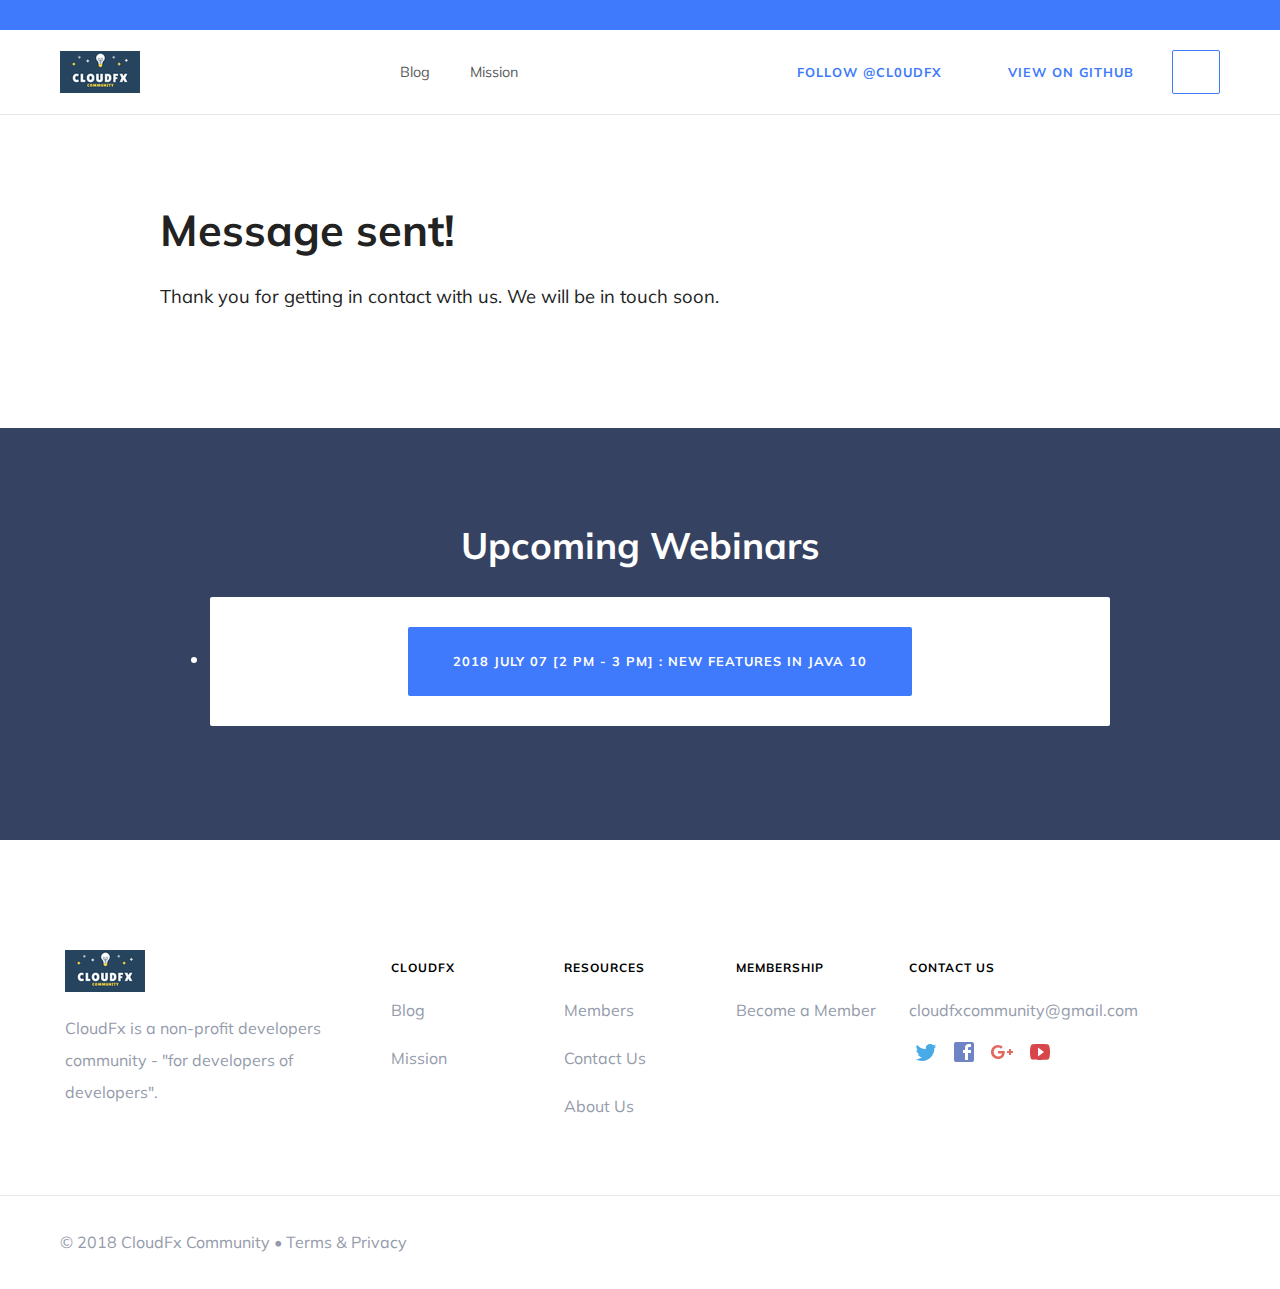
<file: contact-success/index.html>
<!DOCTYPE html>

<html lang="en">
	<head>
		<meta charset="utf-8">
		<meta name="viewport" content="width=device-width, initial-scale=1">
		<meta name="generator" content="Jekyll v3.6.0">
		<link href="https://fonts.googleapis.com/css?family=Muli:400,600,700" rel="stylesheet">
		<link rel="stylesheet" href="/css/screen.css" type="text/css">

		<link rel="apple-touch-icon" sizes="180x180" href="/assets/apple-touch-icon.png">
		<link rel="shortcut icon" type="image/png" sizes="128x128" href="/assets/favicon-128x128.png">
		<link rel="icon" type="image/png" sizes="32x32" href="/assets/favicon-32x32.png">
		<link rel="icon" type="image/png" sizes="16x16" href="/assets/favicon-16x16.png">
		<link rel="manifest" href="/assets/manifest.json">
		<meta name="msapplication-config" content="/assets/browserconfig.xml" />
		<meta name="theme-color" content="#407afc">

		<link type="application/atom+xml" rel="alternate" href="https://cloudfx.github.io/feed.xml" title="CloudFx" />
		<!-- Begin Jekyll SEO tag v2.3.0 -->
<title>Message Sent | CloudFx</title>
<meta property="og:title" content="Message Sent" />
<meta property="og:locale" content="en_US" />
<meta name="description" content="CloudFx is a non-profit developers community - “for developers of developers”." />
<meta property="og:description" content="CloudFx is a non-profit developers community - “for developers of developers”." />
<link rel="canonical" href="https://cloudfx.github.io/contact-success/" />
<meta property="og:url" content="https://cloudfx.github.io/contact-success/" />
<meta property="og:site_name" content="CloudFx" />
<meta name="twitter:card" content="summary" />
<meta name="twitter:site" content="@cl0udfx" />
<meta property="article:publisher" content="https://www.facebook.com/CloudFx-231724584101177" />
<meta name="google-site-verification" content="GkBrJRSQqF43wQVGLUeUJFTPBldtIXGCw9toqvS2o_o" />
<script type="application/ld+json">
{"@type":"WebPage","headline":"Message Sent","dateModified":null,"datePublished":null,"sameAs":null,"url":"https://cloudfx.github.io/contact-success/","image":null,"mainEntityOfPage":null,"name":null,"author":null,"description":"CloudFx is a non-profit developers community - “for developers of developers”.","publisher":{"@type":"Organization","logo":{"@type":"ImageObject","url":"https://cloudfx.github.io/siteicon.png"}},"@context":"http://schema.org"}</script>
<!-- End Jekyll SEO tag -->

		

	</head>

	<body>

		
<nav class="siblings light">
	
	<div class="nav-bar wrapper wrapper-large">
		
			<a  href=""></a>
		
		<span class="no-active-replacement"></span>
	</div>
</nav>
		<header class="plain">
	<div class="nav-bar wrapper wrapper-large">
	<a id="open-nav" href="#">
		<svg xmlns="http://www.w3.org/2000/svg" width="24" height="24" viewBox="0 0 24 24">
			<path d="M3 18h18v-2h-18v2zm0-5h18v-2h-18v2zm0-7v2h18v-2h-18z" fill="#eee"/>
		</svg>

</a>
	<div class="logo">
	<a href="/">
		
		<img src="/siteicon-80x42.png">
	

		<span>CloudFx</span>
	</a>
</div>
	<nav class="search light">
	<form action="/search/" method="get" class="header-search">
	<input type="search" name="q" id="search-input" required data-autofocus placeholder="Search cloudfx.github.io">
	<input type="submit" value="Search" style="display: none;">
	</form>
</nav>

	<nav class="main">
	
		<a  href="/blog/">Blog</a>
	
		<a  href="/mission/">Mission</a>
	
</nav>
	<nav class="right hide-on-signed-in">
    <a href="https://twitter.com/cl0udfx?ref_src=twsrc%5Etfw" class="twitter-follow-button" data-show-count="false">Follow @cl0udfx</a><script async src="https://platform.twitter.com/widgets.js" charset="utf-8"></script>
    &nbsp;
    &nbsp;
    &nbsp;
    
    
    <a href="https://github.com/cloudfx"
       class="button keep-text-size dark">View on Github</a>
    
</nav>

</div>
</header>

<div class="wrapper">
	<h1>Message sent!</h1>
<p>Thank you for getting in contact with us. We will be in touch soon.</p>

</div>

<section class="cta">
    <div class="wrapper">
        <p class="big-text">Upcoming Webinars</p>
        <ul>
            
            
            <li class="card">
                <a class="button brand" href="https://calendar.google.com/event?action=TEMPLATE&tmeid=NmhhNXUwbnU2cTg1Nmp0ODJtcTUwY2U5Z3MgY2xvdWRmeGNvbW11bml0eUBt&tmsrc=cloudfxcommunity%40gmail.com">
                    2018 July 07 [2 PM - 3 PM] : New features in Java  10
                </a>
            </li>
            
        </ul>

    </div>
</section>
		<footer>
    <div class="wrapper wrapper-large">
        <div class="footer-links">
            <div class="about">
                <div class="logo">
	<a href="/">
		
		<img src="/siteicon-80x42.png">
	

		<span>CloudFx</span>
	</a>
</div>
                <p>CloudFx is a non-profit developers community - "for developers of developers".</p>
            </div>
            
            
            <ul>
                <li><h4>CloudFx</h4></li>
                
                <li><a href="/blog/">Blog</a></li>
                
                <li><a href="/mission/">Mission</a></li>
                
            </ul>
            
            <ul>
                <li><h4>Resources</h4></li>
                
                <li><a href="/members/">Members</a></li>
                
                <li><a href="/contact/">Contact Us</a></li>
                
                <li><a href="/about/">About Us</a></li>
                
            </ul>
            
            <ul>
                <li><h4>Membership</h4></li>
                
                <li><a href="/membership/">Become a Member</a></li>
                
            </ul>
            
            <ul class="contact">
                <li><h4>Contact Us</h4></li>
                <li><a href="mailto:cloudfxcommunity@gmail.com">cloudfxcommunity@gmail.com</a></li>
                <li class="social">
                    <a class="twitter" href="https://twitter.com/cl0udfx">
		<svg class="twitter" fill="#000000" height="24" viewBox="0 0 24 24" width="24" xmlns="http://www.w3.org/2000/svg"><path d="M22.46,6C21.69,6.35 20.86,6.58 20,6.69C20.88,6.16 21.56,5.32 21.88,4.31C21.05,4.81 20.13,5.16 19.16,5.36C18.37,4.5 17.26,4 16,4C13.65,4 11.73,5.92 11.73,8.29C11.73,8.63 11.77,8.96 11.84,9.27C8.28,9.09 5.11,7.38 3,4.79C2.63,5.42 2.42,6.16 2.42,6.94C2.42,8.43 3.17,9.75 4.33,10.5C3.62,10.5 2.96,10.3 2.38,10C2.38,10 2.38,10 2.38,10.03C2.38,12.11 3.86,13.85 5.82,14.24C5.46,14.34 5.08,14.39 4.69,14.39C4.42,14.39 4.15,14.36 3.89,14.31C4.43,16 6,17.26 7.89,17.29C6.43,18.45 4.58,19.13 2.56,19.13C2.22,19.13 1.88,19.11 1.54,19.07C3.44,20.29 5.7,21 8.12,21C16,21 20.33,14.46 20.33,8.79C20.33,8.6 20.33,8.42 20.32,8.23C21.16,7.63 21.88,6.87 22.46,6Z" /></svg>
	
</a>
                    <a class="facebook" href="https://www.facebook.com/CloudFx-231724584101177">
		<svg class="facebook" fill="#000000" height="24" viewBox="0 0 24 24" width="24" xmlns="http://www.w3.org/2000/svg"><path d="M19,4V7H17A1,1 0 0,0 16,8V10H19V13H16V20H13V13H11V10H13V7.5C13,5.56 14.57,4 16.5,4M20,2H4A2,2 0 0,0 2,4V20A2,2 0 0,0 4,22H20A2,2 0 0,0 22,20V4C22,2.89 21.1,2 20,2Z" /></svg>
	
</a>
                    <a class="google-plus" href="https://plus.google.com/+u/1/103074069812013806852">
		<svg class="google-plus" fill="#000000" height="24" viewBox="0 0 24 24" width="24" xmlns="http://www.w3.org/2000/svg"><path d="M23,11H21V9H19V11H17V13H19V15H21V13H23M8,11V13.4H12C11.8,14.4 10.8,16.4 8,16.4C5.6,16.4 3.7,14.4 3.7,12C3.7,9.6 5.6,7.6 8,7.6C9.4,7.6 10.3,8.2 10.8,8.7L12.7,6.9C11.5,5.7 9.9,5 8,5C4.1,5 1,8.1 1,12C1,15.9 4.1,19 8,19C12,19 14.7,16.2 14.7,12.2C14.7,11.7 14.7,11.4 14.6,11H8Z" /></svg>
	
</a>
                    <a class="youtube" href="https://www.youtube.com/c/UCV4TwSmiwW-NlgMGI8zIb6Q">
		<svg class="youtube" fill="#000000" height="24" viewBox="0 0 24 24" width="24" xmlns="http://www.w3.org/2000/svg"><path d="M10,16.5V7.5L16,12M20,4.4C19.4,4.2 15.7,4 12,4C8.3,4 4.6,4.19 4,4.38C2.44,4.9 2,8.4 2,12C2,15.59 2.44,19.1 4,19.61C4.6,19.81 8.3,20 12,20C15.7,20 19.4,19.81 20,19.61C21.56,19.1 22,15.59 22,12C22,8.4 21.56,4.91 20,4.4Z" /></svg>
	
</a>
                </li>
            </ul>

            <div class="filler"></div>
        </div>
    </div>

    <div class="legal-line">
        <p class="wrapper wrapper-large">
            &copy; 2018 CloudFx Community &bull;
            <a href="/terms/">Terms</a> &amp;
            <a href="/privacy/">Privacy</a>
        </p>
    </div>
</footer>

		<script>
			var signedIn = /^(.*;)?\s*signed_in\s*=\s*[^;]+(.*)?$/.test(document.cookie);
			document.body.className += ' ' + (signedIn ? 'user-signed-in' : '');
			
			document.getElementById("open-nav").addEventListener("click", function (event) {
				event.preventDefault();
				document.body.classList.toggle("nav-open");

				if (document.body.classList.contains("nav-open")) {
					document.getElementById("search-input").focus();
				}
			});
		</script>
	</body>
</html>
</file>
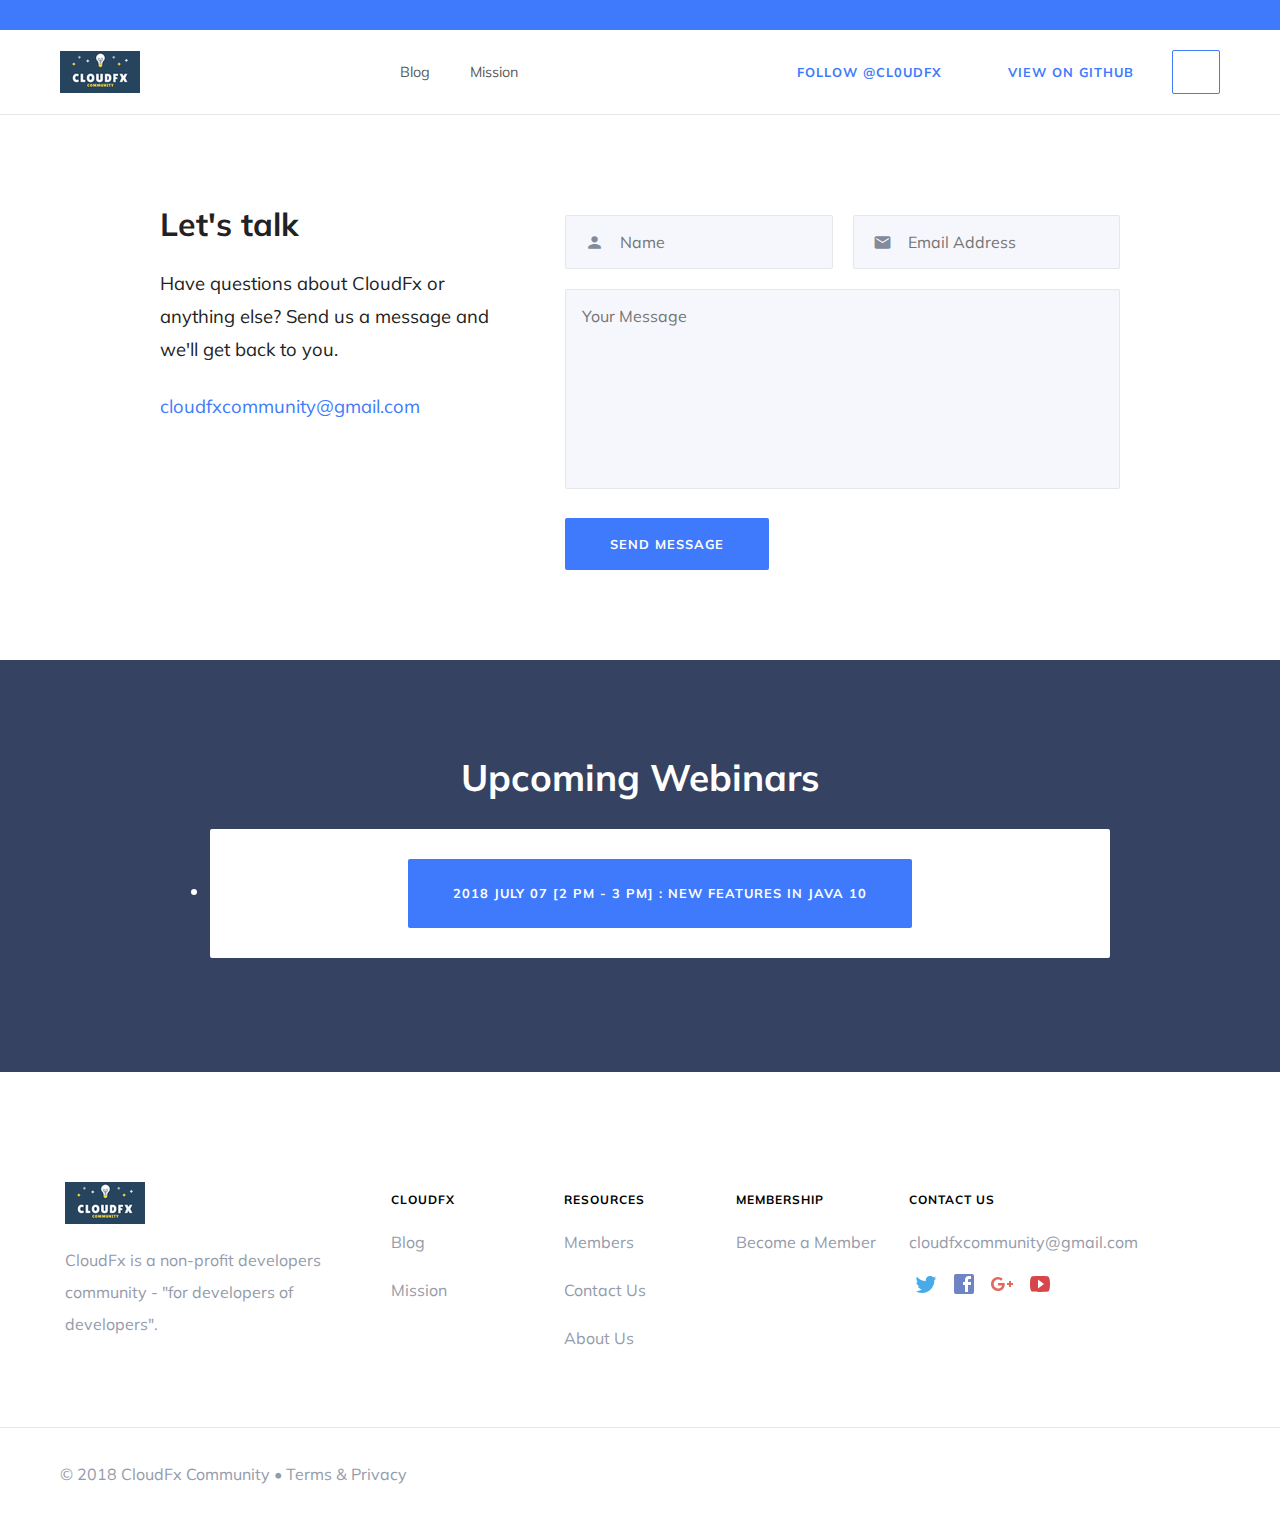
<file: contact/index.html>
<!DOCTYPE html>

<html lang="en">
	<head>
		<meta charset="utf-8">
		<meta name="viewport" content="width=device-width, initial-scale=1">
		<meta name="generator" content="Jekyll v3.6.0">
		<link href="https://fonts.googleapis.com/css?family=Muli:400,600,700|Material+Icons" rel="stylesheet">
		<link rel="stylesheet" href="/css/screen.css" type="text/css">

		<link rel="apple-touch-icon" sizes="180x180" href="/assets/apple-touch-icon.png">
		<link rel="shortcut icon" type="image/png" sizes="128x128" href="/assets/favicon-128x128.png">
		<link rel="icon" type="image/png" sizes="32x32" href="/assets/favicon-32x32.png">
		<link rel="icon" type="image/png" sizes="16x16" href="/assets/favicon-16x16.png">
		<link rel="manifest" href="/assets/manifest.json">
		<meta name="msapplication-config" content="/assets/browserconfig.xml" />
		<meta name="theme-color" content="#407afc">

		<link type="application/atom+xml" rel="alternate" href="https://cloudfx.github.io/feed.xml" title="CloudFx" />
		<!-- Begin Jekyll SEO tag v2.3.0 -->
<title>Contact | CloudFx</title>
<meta property="og:title" content="Contact" />
<meta property="og:locale" content="en_US" />
<meta name="description" content="CloudFx is a non-profit developers community - “for developers of developers”." />
<meta property="og:description" content="CloudFx is a non-profit developers community - “for developers of developers”." />
<link rel="canonical" href="https://cloudfx.github.io/contact/" />
<meta property="og:url" content="https://cloudfx.github.io/contact/" />
<meta property="og:site_name" content="CloudFx" />
<meta name="twitter:card" content="summary" />
<meta name="twitter:site" content="@cl0udfx" />
<meta property="article:publisher" content="https://www.facebook.com/CloudFx-231724584101177" />
<meta name="google-site-verification" content="GkBrJRSQqF43wQVGLUeUJFTPBldtIXGCw9toqvS2o_o" />
<script type="application/ld+json">
{"@type":"WebPage","headline":"Contact","dateModified":null,"datePublished":null,"sameAs":null,"url":"https://cloudfx.github.io/contact/","image":null,"mainEntityOfPage":null,"name":null,"author":null,"description":"CloudFx is a non-profit developers community - “for developers of developers”.","publisher":{"@type":"Organization","logo":{"@type":"ImageObject","url":"https://cloudfx.github.io/siteicon.png"}},"@context":"http://schema.org"}</script>
<!-- End Jekyll SEO tag -->

		

	</head>

	<body>

		
<nav class="siblings light">
	
	<div class="nav-bar wrapper wrapper-large">
		
			<a  href=""></a>
		
		<span class="no-active-replacement"></span>
	</div>
</nav>
		<header class="plain">
	<div class="nav-bar wrapper wrapper-large">
	<a id="open-nav" href="#">
		<svg xmlns="http://www.w3.org/2000/svg" width="24" height="24" viewBox="0 0 24 24">
			<path d="M3 18h18v-2h-18v2zm0-5h18v-2h-18v2zm0-7v2h18v-2h-18z" fill="#eee"/>
		</svg>

</a>
	<div class="logo">
	<a href="/">
		
		<img src="/siteicon-80x42.png">
	

		<span>CloudFx</span>
	</a>
</div>
	<nav class="search light">
	<form action="/search/" method="get" class="header-search">
	<input type="search" name="q" id="search-input" required data-autofocus placeholder="Search cloudfx.github.io">
	<input type="submit" value="Search" style="display: none;">
	</form>
</nav>

	<nav class="main">
	
		<a  href="/blog/">Blog</a>
	
		<a  href="/mission/">Mission</a>
	
</nav>
	<nav class="right hide-on-signed-in">
    <a href="https://twitter.com/cl0udfx?ref_src=twsrc%5Etfw" class="twitter-follow-button" data-show-count="false">Follow @cl0udfx</a><script async src="https://platform.twitter.com/widgets.js" charset="utf-8"></script>
    &nbsp;
    &nbsp;
    &nbsp;
    
    
    <a href="https://github.com/cloudfx"
       class="button keep-text-size dark">View on Github</a>
    
</nav>

</div>
</header>

<script src="https://www.google.com/recaptcha/api.js" async defer></script>

<div class="contact">
    <div class="wrapper">
        <div class="contact-content">
            <h2>Let's talk</h2>
            <p>Have questions about CloudFx or anything else? Send us a message and we'll get back to you.</p>
            <p><a href="mailto:cloudfxcommunity@gmail.com">cloudfxcommunity@gmail.com</a></p>
        </div>
        <form action="/contact-success/" method="post" class="contact-form">
            <input type="hidden" name="_to" value="cloudfxcommunity@gmail.com">

            <div class="text-field">
                <label class="form-icon">
                    <i class="material-icons">person</i>
                    <input type="text" name="name" id="name" placeholder="Name">
                </label>

                <label class="form-icon">
                    <i class="material-icons">email</i>
                    <input type="email" name="email" id="email" placeholder="Email Address" required>
                </label>
            </div>

            <textarea name="message" id="message" placeholder="Your Message"></textarea>

            <div class="g-recaptcha" data-sitekey="6Lfng1EUAAAAAIqcLgzGcjRjVHR46BbyqZNgU2Xd"></div>

            <input type="submit" value="Send Message">
        </form>
    </div>
</div>


<section class="cta">
    <div class="wrapper">
        <p class="big-text">Upcoming Webinars</p>
        <ul>
            
            
            <li class="card">
                <a class="button brand" href="https://calendar.google.com/event?action=TEMPLATE&tmeid=NmhhNXUwbnU2cTg1Nmp0ODJtcTUwY2U5Z3MgY2xvdWRmeGNvbW11bml0eUBt&tmsrc=cloudfxcommunity%40gmail.com">
                    2018 July 07 [2 PM - 3 PM] : New features in Java  10
                </a>
            </li>
            
        </ul>

    </div>
</section>
		<footer>
    <div class="wrapper wrapper-large">
        <div class="footer-links">
            <div class="about">
                <div class="logo">
	<a href="/">
		
		<img src="/siteicon-80x42.png">
	

		<span>CloudFx</span>
	</a>
</div>
                <p>CloudFx is a non-profit developers community - "for developers of developers".</p>
            </div>
            
            
            <ul>
                <li><h4>CloudFx</h4></li>
                
                <li><a href="/blog/">Blog</a></li>
                
                <li><a href="/mission/">Mission</a></li>
                
            </ul>
            
            <ul>
                <li><h4>Resources</h4></li>
                
                <li><a href="/members/">Members</a></li>
                
                <li><a href="/contact/">Contact Us</a></li>
                
                <li><a href="/about/">About Us</a></li>
                
            </ul>
            
            <ul>
                <li><h4>Membership</h4></li>
                
                <li><a href="/membership/">Become a Member</a></li>
                
            </ul>
            
            <ul class="contact">
                <li><h4>Contact Us</h4></li>
                <li><a href="mailto:cloudfxcommunity@gmail.com">cloudfxcommunity@gmail.com</a></li>
                <li class="social">
                    <a class="twitter" href="https://twitter.com/cl0udfx">
		<svg class="twitter" fill="#000000" height="24" viewBox="0 0 24 24" width="24" xmlns="http://www.w3.org/2000/svg"><path d="M22.46,6C21.69,6.35 20.86,6.58 20,6.69C20.88,6.16 21.56,5.32 21.88,4.31C21.05,4.81 20.13,5.16 19.16,5.36C18.37,4.5 17.26,4 16,4C13.65,4 11.73,5.92 11.73,8.29C11.73,8.63 11.77,8.96 11.84,9.27C8.28,9.09 5.11,7.38 3,4.79C2.63,5.42 2.42,6.16 2.42,6.94C2.42,8.43 3.17,9.75 4.33,10.5C3.62,10.5 2.96,10.3 2.38,10C2.38,10 2.38,10 2.38,10.03C2.38,12.11 3.86,13.85 5.82,14.24C5.46,14.34 5.08,14.39 4.69,14.39C4.42,14.39 4.15,14.36 3.89,14.31C4.43,16 6,17.26 7.89,17.29C6.43,18.45 4.58,19.13 2.56,19.13C2.22,19.13 1.88,19.11 1.54,19.07C3.44,20.29 5.7,21 8.12,21C16,21 20.33,14.46 20.33,8.79C20.33,8.6 20.33,8.42 20.32,8.23C21.16,7.63 21.88,6.87 22.46,6Z" /></svg>
	
</a>
                    <a class="facebook" href="https://www.facebook.com/CloudFx-231724584101177">
		<svg class="facebook" fill="#000000" height="24" viewBox="0 0 24 24" width="24" xmlns="http://www.w3.org/2000/svg"><path d="M19,4V7H17A1,1 0 0,0 16,8V10H19V13H16V20H13V13H11V10H13V7.5C13,5.56 14.57,4 16.5,4M20,2H4A2,2 0 0,0 2,4V20A2,2 0 0,0 4,22H20A2,2 0 0,0 22,20V4C22,2.89 21.1,2 20,2Z" /></svg>
	
</a>
                    <a class="google-plus" href="https://plus.google.com/+u/1/103074069812013806852">
		<svg class="google-plus" fill="#000000" height="24" viewBox="0 0 24 24" width="24" xmlns="http://www.w3.org/2000/svg"><path d="M23,11H21V9H19V11H17V13H19V15H21V13H23M8,11V13.4H12C11.8,14.4 10.8,16.4 8,16.4C5.6,16.4 3.7,14.4 3.7,12C3.7,9.6 5.6,7.6 8,7.6C9.4,7.6 10.3,8.2 10.8,8.7L12.7,6.9C11.5,5.7 9.9,5 8,5C4.1,5 1,8.1 1,12C1,15.9 4.1,19 8,19C12,19 14.7,16.2 14.7,12.2C14.7,11.7 14.7,11.4 14.6,11H8Z" /></svg>
	
</a>
                    <a class="youtube" href="https://www.youtube.com/c/UCV4TwSmiwW-NlgMGI8zIb6Q">
		<svg class="youtube" fill="#000000" height="24" viewBox="0 0 24 24" width="24" xmlns="http://www.w3.org/2000/svg"><path d="M10,16.5V7.5L16,12M20,4.4C19.4,4.2 15.7,4 12,4C8.3,4 4.6,4.19 4,4.38C2.44,4.9 2,8.4 2,12C2,15.59 2.44,19.1 4,19.61C4.6,19.81 8.3,20 12,20C15.7,20 19.4,19.81 20,19.61C21.56,19.1 22,15.59 22,12C22,8.4 21.56,4.91 20,4.4Z" /></svg>
	
</a>
                </li>
            </ul>

            <div class="filler"></div>
        </div>
    </div>

    <div class="legal-line">
        <p class="wrapper wrapper-large">
            &copy; 2018 CloudFx Community &bull;
            <a href="/terms/">Terms</a> &amp;
            <a href="/privacy/">Privacy</a>
        </p>
    </div>
</footer>

		<script>
			var signedIn = /^(.*;)?\s*signed_in\s*=\s*[^;]+(.*)?$/.test(document.cookie);
			document.body.className += ' ' + (signedIn ? 'user-signed-in' : '');
			
			document.getElementById("open-nav").addEventListener("click", function (event) {
				event.preventDefault();
				document.body.classList.toggle("nav-open");

				if (document.body.classList.contains("nav-open")) {
					document.getElementById("search-input").focus();
				}
			});
		</script>
	</body>
</html>
</file>
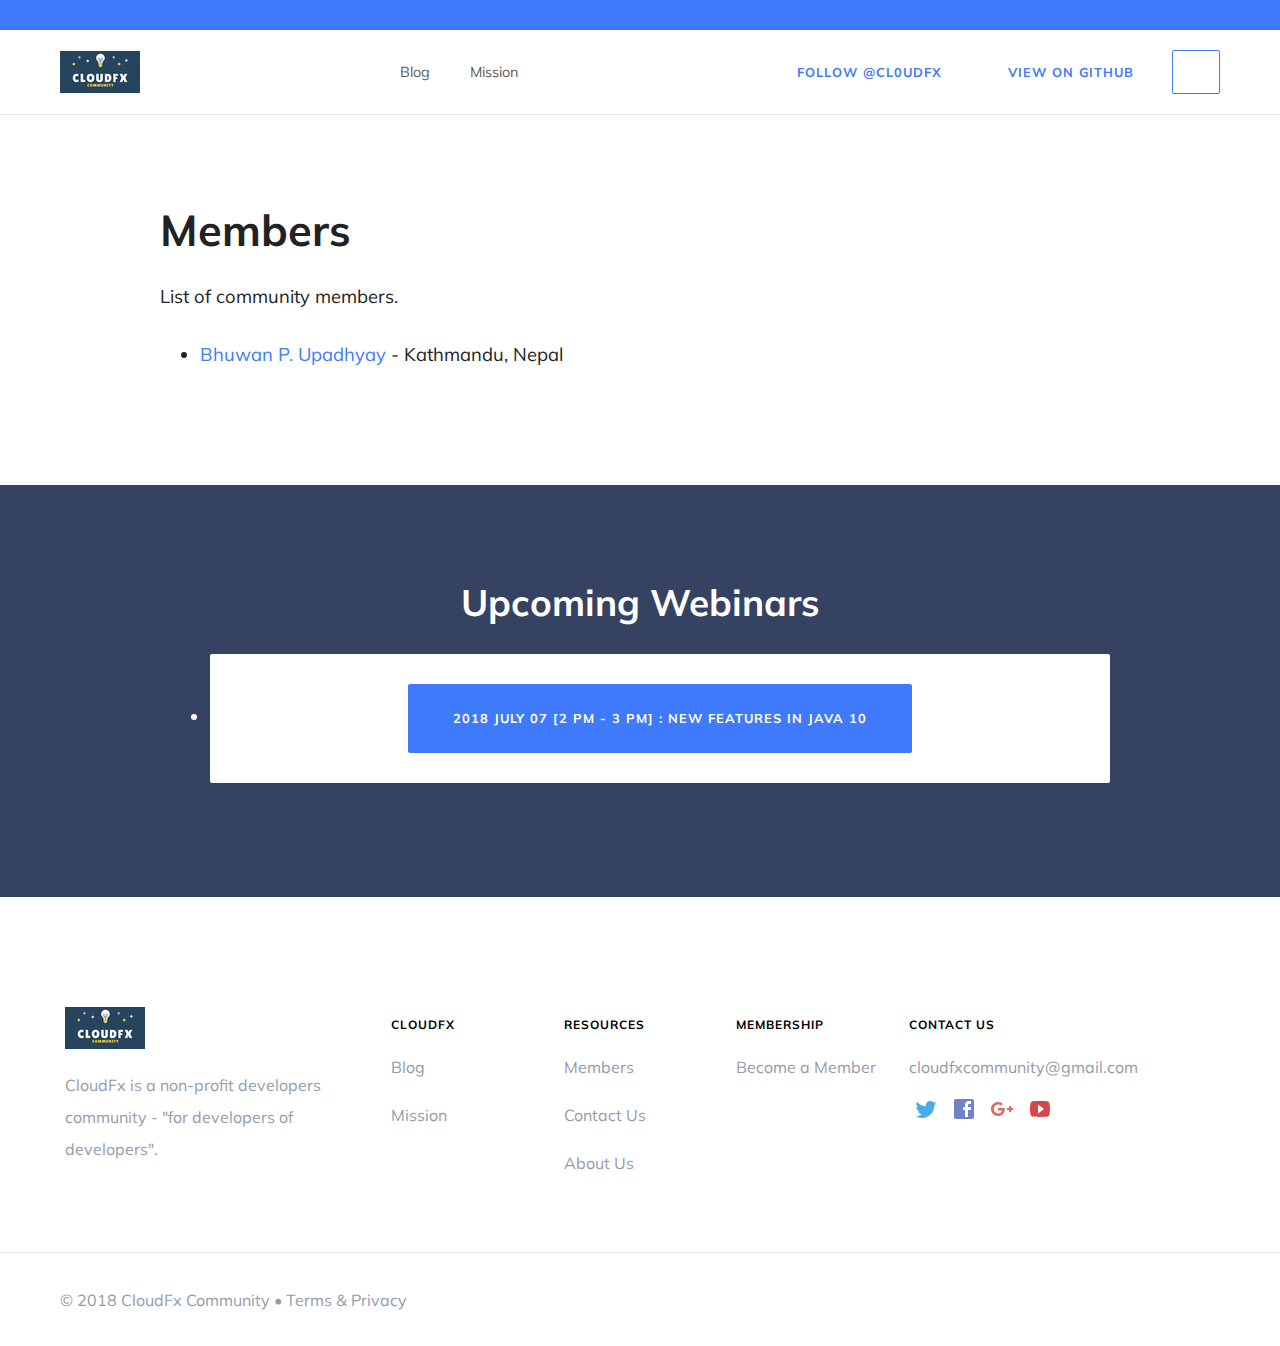
<file: members/index.html>
<!DOCTYPE html>

<html lang="en">
	<head>
		<meta charset="utf-8">
		<meta name="viewport" content="width=device-width, initial-scale=1">
		<meta name="generator" content="Jekyll v3.6.0">
		<link href="https://fonts.googleapis.com/css?family=Muli:400,600,700" rel="stylesheet">
		<link rel="stylesheet" href="/css/screen.css" type="text/css">

		<link rel="apple-touch-icon" sizes="180x180" href="/assets/apple-touch-icon.png">
		<link rel="shortcut icon" type="image/png" sizes="128x128" href="/assets/favicon-128x128.png">
		<link rel="icon" type="image/png" sizes="32x32" href="/assets/favicon-32x32.png">
		<link rel="icon" type="image/png" sizes="16x16" href="/assets/favicon-16x16.png">
		<link rel="manifest" href="/assets/manifest.json">
		<meta name="msapplication-config" content="/assets/browserconfig.xml" />
		<meta name="theme-color" content="#407afc">

		<link type="application/atom+xml" rel="alternate" href="https://cloudfx.github.io/feed.xml" title="CloudFx" />
		<!-- Begin Jekyll SEO tag v2.3.0 -->
<title>Experts | CloudFx</title>
<meta property="og:title" content="Experts" />
<meta property="og:locale" content="en_US" />
<meta name="description" content="CloudFx is a non-profit developers community - “for developers of developers”." />
<meta property="og:description" content="CloudFx is a non-profit developers community - “for developers of developers”." />
<link rel="canonical" href="https://cloudfx.github.io/members/" />
<meta property="og:url" content="https://cloudfx.github.io/members/" />
<meta property="og:site_name" content="CloudFx" />
<meta name="twitter:card" content="summary" />
<meta name="twitter:site" content="@cl0udfx" />
<meta property="article:publisher" content="https://www.facebook.com/CloudFx-231724584101177" />
<meta name="google-site-verification" content="GkBrJRSQqF43wQVGLUeUJFTPBldtIXGCw9toqvS2o_o" />
<script type="application/ld+json">
{"@type":"WebPage","headline":"Experts","dateModified":null,"datePublished":null,"sameAs":null,"url":"https://cloudfx.github.io/members/","image":null,"mainEntityOfPage":null,"name":null,"author":null,"description":"CloudFx is a non-profit developers community - “for developers of developers”.","publisher":{"@type":"Organization","logo":{"@type":"ImageObject","url":"https://cloudfx.github.io/siteicon.png"}},"@context":"http://schema.org"}</script>
<!-- End Jekyll SEO tag -->

		

	</head>

	<body>

		
<nav class="siblings light">
	
	<div class="nav-bar wrapper wrapper-large">
		
			<a  href=""></a>
		
		<span class="no-active-replacement"></span>
	</div>
</nav>
		<header class="plain">
	<div class="nav-bar wrapper wrapper-large">
	<a id="open-nav" href="#">
		<svg xmlns="http://www.w3.org/2000/svg" width="24" height="24" viewBox="0 0 24 24">
			<path d="M3 18h18v-2h-18v2zm0-5h18v-2h-18v2zm0-7v2h18v-2h-18z" fill="#eee"/>
		</svg>

</a>
	<div class="logo">
	<a href="/">
		
		<img src="/siteicon-80x42.png">
	

		<span>CloudFx</span>
	</a>
</div>
	<nav class="search light">
	<form action="/search/" method="get" class="header-search">
	<input type="search" name="q" id="search-input" required data-autofocus placeholder="Search cloudfx.github.io">
	<input type="submit" value="Search" style="display: none;">
	</form>
</nav>

	<nav class="main">
	
		<a  href="/blog/">Blog</a>
	
		<a  href="/mission/">Mission</a>
	
</nav>
	<nav class="right hide-on-signed-in">
    <a href="https://twitter.com/cl0udfx?ref_src=twsrc%5Etfw" class="twitter-follow-button" data-show-count="false">Follow @cl0udfx</a><script async src="https://platform.twitter.com/widgets.js" charset="utf-8"></script>
    &nbsp;
    &nbsp;
    &nbsp;
    
    
    <a href="https://github.com/cloudfx"
       class="button keep-text-size dark">View on Github</a>
    
</nav>

</div>
</header>

<div class="wrapper">
	<h1>Members</h1>

<p>List of community members.</p>

<ul class="experts">
	
	
		<li><a href="http://www.developerbhuwan.com/" target="_blank">Bhuwan P. Upadhyay</a> - Kathmandu, Nepal</li>
	
</ul>
</div>

<section class="cta">
    <div class="wrapper">
        <p class="big-text">Upcoming Webinars</p>
        <ul>
            
            
            <li class="card">
                <a class="button brand" href="https://calendar.google.com/event?action=TEMPLATE&tmeid=NmhhNXUwbnU2cTg1Nmp0ODJtcTUwY2U5Z3MgY2xvdWRmeGNvbW11bml0eUBt&tmsrc=cloudfxcommunity%40gmail.com">
                    2018 July 07 [2 PM - 3 PM] : New features in Java  10
                </a>
            </li>
            
        </ul>

    </div>
</section>
		<footer>
    <div class="wrapper wrapper-large">
        <div class="footer-links">
            <div class="about">
                <div class="logo">
	<a href="/">
		
		<img src="/siteicon-80x42.png">
	

		<span>CloudFx</span>
	</a>
</div>
                <p>CloudFx is a non-profit developers community - "for developers of developers".</p>
            </div>
            
            
            <ul>
                <li><h4>CloudFx</h4></li>
                
                <li><a href="/blog/">Blog</a></li>
                
                <li><a href="/mission/">Mission</a></li>
                
            </ul>
            
            <ul>
                <li><h4>Resources</h4></li>
                
                <li><a href="/members/">Members</a></li>
                
                <li><a href="/contact/">Contact Us</a></li>
                
                <li><a href="/about/">About Us</a></li>
                
            </ul>
            
            <ul>
                <li><h4>Membership</h4></li>
                
                <li><a href="/membership/">Become a Member</a></li>
                
            </ul>
            
            <ul class="contact">
                <li><h4>Contact Us</h4></li>
                <li><a href="mailto:cloudfxcommunity@gmail.com">cloudfxcommunity@gmail.com</a></li>
                <li class="social">
                    <a class="twitter" href="https://twitter.com/cl0udfx">
		<svg class="twitter" fill="#000000" height="24" viewBox="0 0 24 24" width="24" xmlns="http://www.w3.org/2000/svg"><path d="M22.46,6C21.69,6.35 20.86,6.58 20,6.69C20.88,6.16 21.56,5.32 21.88,4.31C21.05,4.81 20.13,5.16 19.16,5.36C18.37,4.5 17.26,4 16,4C13.65,4 11.73,5.92 11.73,8.29C11.73,8.63 11.77,8.96 11.84,9.27C8.28,9.09 5.11,7.38 3,4.79C2.63,5.42 2.42,6.16 2.42,6.94C2.42,8.43 3.17,9.75 4.33,10.5C3.62,10.5 2.96,10.3 2.38,10C2.38,10 2.38,10 2.38,10.03C2.38,12.11 3.86,13.85 5.82,14.24C5.46,14.34 5.08,14.39 4.69,14.39C4.42,14.39 4.15,14.36 3.89,14.31C4.43,16 6,17.26 7.89,17.29C6.43,18.45 4.58,19.13 2.56,19.13C2.22,19.13 1.88,19.11 1.54,19.07C3.44,20.29 5.7,21 8.12,21C16,21 20.33,14.46 20.33,8.79C20.33,8.6 20.33,8.42 20.32,8.23C21.16,7.63 21.88,6.87 22.46,6Z" /></svg>
	
</a>
                    <a class="facebook" href="https://www.facebook.com/CloudFx-231724584101177">
		<svg class="facebook" fill="#000000" height="24" viewBox="0 0 24 24" width="24" xmlns="http://www.w3.org/2000/svg"><path d="M19,4V7H17A1,1 0 0,0 16,8V10H19V13H16V20H13V13H11V10H13V7.5C13,5.56 14.57,4 16.5,4M20,2H4A2,2 0 0,0 2,4V20A2,2 0 0,0 4,22H20A2,2 0 0,0 22,20V4C22,2.89 21.1,2 20,2Z" /></svg>
	
</a>
                    <a class="google-plus" href="https://plus.google.com/+u/1/103074069812013806852">
		<svg class="google-plus" fill="#000000" height="24" viewBox="0 0 24 24" width="24" xmlns="http://www.w3.org/2000/svg"><path d="M23,11H21V9H19V11H17V13H19V15H21V13H23M8,11V13.4H12C11.8,14.4 10.8,16.4 8,16.4C5.6,16.4 3.7,14.4 3.7,12C3.7,9.6 5.6,7.6 8,7.6C9.4,7.6 10.3,8.2 10.8,8.7L12.7,6.9C11.5,5.7 9.9,5 8,5C4.1,5 1,8.1 1,12C1,15.9 4.1,19 8,19C12,19 14.7,16.2 14.7,12.2C14.7,11.7 14.7,11.4 14.6,11H8Z" /></svg>
	
</a>
                    <a class="youtube" href="https://www.youtube.com/c/UCV4TwSmiwW-NlgMGI8zIb6Q">
		<svg class="youtube" fill="#000000" height="24" viewBox="0 0 24 24" width="24" xmlns="http://www.w3.org/2000/svg"><path d="M10,16.5V7.5L16,12M20,4.4C19.4,4.2 15.7,4 12,4C8.3,4 4.6,4.19 4,4.38C2.44,4.9 2,8.4 2,12C2,15.59 2.44,19.1 4,19.61C4.6,19.81 8.3,20 12,20C15.7,20 19.4,19.81 20,19.61C21.56,19.1 22,15.59 22,12C22,8.4 21.56,4.91 20,4.4Z" /></svg>
	
</a>
                </li>
            </ul>

            <div class="filler"></div>
        </div>
    </div>

    <div class="legal-line">
        <p class="wrapper wrapper-large">
            &copy; 2018 CloudFx Community &bull;
            <a href="/terms/">Terms</a> &amp;
            <a href="/privacy/">Privacy</a>
        </p>
    </div>
</footer>

		<script>
			var signedIn = /^(.*;)?\s*signed_in\s*=\s*[^;]+(.*)?$/.test(document.cookie);
			document.body.className += ' ' + (signedIn ? 'user-signed-in' : '');
			
			document.getElementById("open-nav").addEventListener("click", function (event) {
				event.preventDefault();
				document.body.classList.toggle("nav-open");

				if (document.body.classList.contains("nav-open")) {
					document.getElementById("search-input").focus();
				}
			});
		</script>
	</body>
</html>
</file>
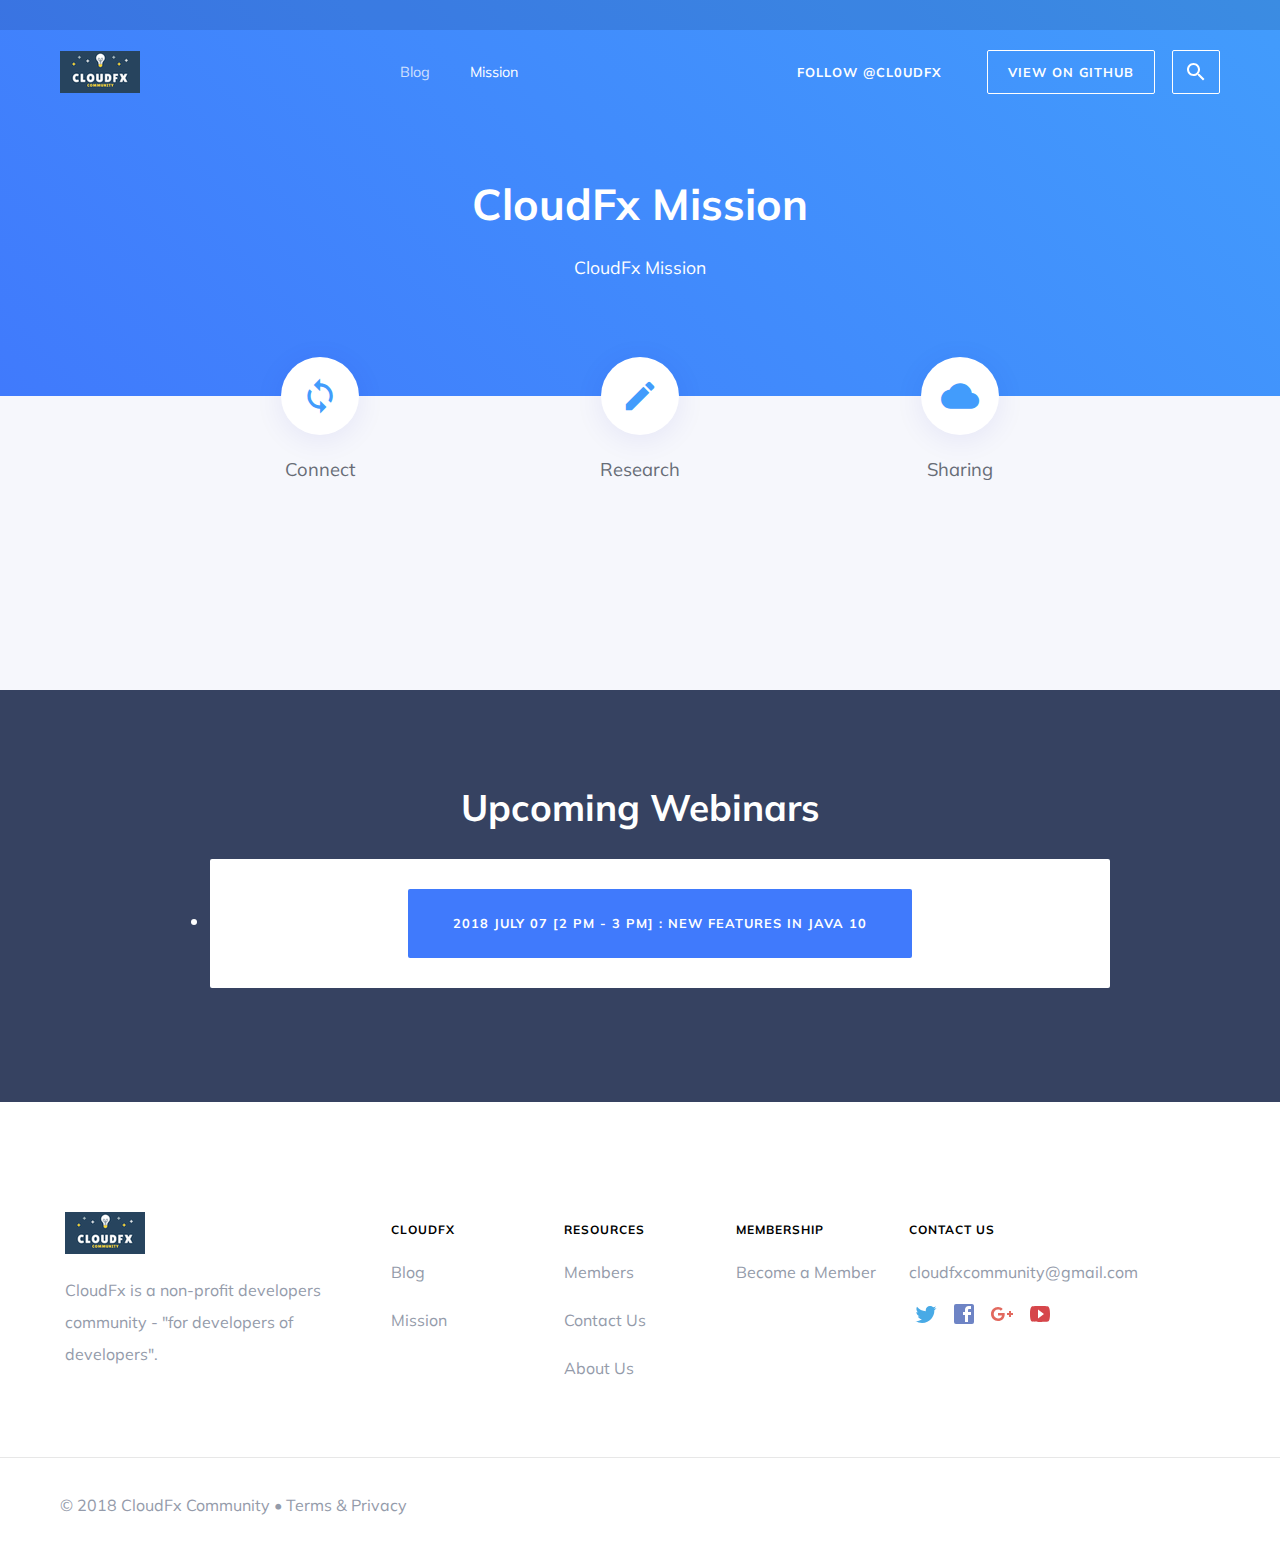
<file: mission/index.html>
<!DOCTYPE html>

<html lang="en">
	<head>
		<meta charset="utf-8">
		<meta name="viewport" content="width=device-width, initial-scale=1">
		<meta name="generator" content="Jekyll v3.6.0">
		<link href="https://fonts.googleapis.com/css?family=Muli:400,600,700|Material+Icons" rel="stylesheet">
		<link rel="stylesheet" href="/css/screen.css" type="text/css">

		<link rel="apple-touch-icon" sizes="180x180" href="/assets/apple-touch-icon.png">
		<link rel="shortcut icon" type="image/png" sizes="128x128" href="/assets/favicon-128x128.png">
		<link rel="icon" type="image/png" sizes="32x32" href="/assets/favicon-32x32.png">
		<link rel="icon" type="image/png" sizes="16x16" href="/assets/favicon-16x16.png">
		<link rel="manifest" href="/assets/manifest.json">
		<meta name="msapplication-config" content="/assets/browserconfig.xml" />
		<meta name="theme-color" content="#407afc">

		<link type="application/atom+xml" rel="alternate" href="https://cloudfx.github.io/feed.xml" title="CloudFx" />
		<!-- Begin Jekyll SEO tag v2.3.0 -->
<title>Mission | CloudFx</title>
<meta property="og:title" content="Mission" />
<meta property="og:locale" content="en_US" />
<meta name="description" content="CloudFx is a non-profit developers community - “for developers of developers”." />
<meta property="og:description" content="CloudFx is a non-profit developers community - “for developers of developers”." />
<link rel="canonical" href="https://cloudfx.github.io/mission/" />
<meta property="og:url" content="https://cloudfx.github.io/mission/" />
<meta property="og:site_name" content="CloudFx" />
<meta name="twitter:card" content="summary" />
<meta name="twitter:site" content="@cl0udfx" />
<meta property="article:publisher" content="https://www.facebook.com/CloudFx-231724584101177" />
<meta name="google-site-verification" content="GkBrJRSQqF43wQVGLUeUJFTPBldtIXGCw9toqvS2o_o" />
<script type="application/ld+json">
{"@type":"WebPage","headline":"Mission","dateModified":null,"datePublished":null,"sameAs":null,"url":"https://cloudfx.github.io/mission/","image":null,"mainEntityOfPage":null,"name":null,"author":null,"description":"CloudFx is a non-profit developers community - “for developers of developers”.","publisher":{"@type":"Organization","logo":{"@type":"ImageObject","url":"https://cloudfx.github.io/siteicon.png"}},"@context":"http://schema.org"}</script>
<!-- End Jekyll SEO tag -->

		

	</head>

	<body>

		
<nav class="siblings dark">
	
	<div class="nav-bar wrapper wrapper-large">
		
			<a  href=""></a>
		
		<span class="no-active-replacement"></span>
	</div>
</nav>
		<header class="short">
	<div class="nav-bar wrapper wrapper-large">
	<a id="open-nav" href="#">
		<svg xmlns="http://www.w3.org/2000/svg" width="24" height="24" viewBox="0 0 24 24">
			<path d="M3 18h18v-2h-18v2zm0-5h18v-2h-18v2zm0-7v2h18v-2h-18z" fill="#eee"/>
		</svg>

</a>
	<div class="logo">
	<a href="/">
		
		<img src="/siteicon-80x42.png">
	

		<span>CloudFx</span>
	</a>
</div>
	<nav class="search dark">
	<form action="/search/" method="get" class="header-search">
	<input type="search" name="q" id="search-input" required data-autofocus placeholder="Search cloudfx.github.io">
	<input type="submit" value="Search" style="display: none;">
	</form>
</nav>

	<nav class="main">
	
		<a  href="/blog/">Blog</a>
	
		<a class="active" href="/mission/">Mission</a>
	
</nav>
	<nav class="right hide-on-signed-in">
    <a href="https://twitter.com/cl0udfx?ref_src=twsrc%5Etfw" class="twitter-follow-button" data-show-count="false">Follow @cl0udfx</a><script async src="https://platform.twitter.com/widgets.js" charset="utf-8"></script>
    &nbsp;
    &nbsp;
    &nbsp;
    
    
    <a href="https://github.com/cloudfx"
       class="button keep-text-size dark">View on Github</a>
    
</nav>

</div>

	<section>
		<div class="wrapper">
			
				<h1>CloudFx Mission</h1>
			

			
				<p class="subtitle">CloudFx Mission</p>
			
		</div>
	</section>
</header>

<div class="dark-content">
	<div class="wrapper ">
		<ul class="workflow-diagram">
	<li>
		<i class="material-icons">loop</i>
		<p>Connect</p>
	</li>
	<li>
		<i class="material-icons">edit</i>
		<p>Research</p>
	</li>
	<li>
		<i class="material-icons">cloud</i>
		<p>Sharing</p>
	</li>
</ul>

	</div>
</div>


<section class="cta">
    <div class="wrapper">
        <p class="big-text">Upcoming Webinars</p>
        <ul>
            
            
            <li class="card">
                <a class="button brand" href="https://calendar.google.com/event?action=TEMPLATE&tmeid=NmhhNXUwbnU2cTg1Nmp0ODJtcTUwY2U5Z3MgY2xvdWRmeGNvbW11bml0eUBt&tmsrc=cloudfxcommunity%40gmail.com">
                    2018 July 07 [2 PM - 3 PM] : New features in Java  10
                </a>
            </li>
            
        </ul>

    </div>
</section>

		<footer>
    <div class="wrapper wrapper-large">
        <div class="footer-links">
            <div class="about">
                <div class="logo">
	<a href="/">
		
		<img src="/siteicon-80x42.png">
	

		<span>CloudFx</span>
	</a>
</div>
                <p>CloudFx is a non-profit developers community - "for developers of developers".</p>
            </div>
            
            
            <ul>
                <li><h4>CloudFx</h4></li>
                
                <li><a href="/blog/">Blog</a></li>
                
                <li><a href="/mission/">Mission</a></li>
                
            </ul>
            
            <ul>
                <li><h4>Resources</h4></li>
                
                <li><a href="/members/">Members</a></li>
                
                <li><a href="/contact/">Contact Us</a></li>
                
                <li><a href="/about/">About Us</a></li>
                
            </ul>
            
            <ul>
                <li><h4>Membership</h4></li>
                
                <li><a href="/membership/">Become a Member</a></li>
                
            </ul>
            
            <ul class="contact">
                <li><h4>Contact Us</h4></li>
                <li><a href="mailto:cloudfxcommunity@gmail.com">cloudfxcommunity@gmail.com</a></li>
                <li class="social">
                    <a class="twitter" href="https://twitter.com/cl0udfx">
		<svg class="twitter" fill="#000000" height="24" viewBox="0 0 24 24" width="24" xmlns="http://www.w3.org/2000/svg"><path d="M22.46,6C21.69,6.35 20.86,6.58 20,6.69C20.88,6.16 21.56,5.32 21.88,4.31C21.05,4.81 20.13,5.16 19.16,5.36C18.37,4.5 17.26,4 16,4C13.65,4 11.73,5.92 11.73,8.29C11.73,8.63 11.77,8.96 11.84,9.27C8.28,9.09 5.11,7.38 3,4.79C2.63,5.42 2.42,6.16 2.42,6.94C2.42,8.43 3.17,9.75 4.33,10.5C3.62,10.5 2.96,10.3 2.38,10C2.38,10 2.38,10 2.38,10.03C2.38,12.11 3.86,13.85 5.82,14.24C5.46,14.34 5.08,14.39 4.69,14.39C4.42,14.39 4.15,14.36 3.89,14.31C4.43,16 6,17.26 7.89,17.29C6.43,18.45 4.58,19.13 2.56,19.13C2.22,19.13 1.88,19.11 1.54,19.07C3.44,20.29 5.7,21 8.12,21C16,21 20.33,14.46 20.33,8.79C20.33,8.6 20.33,8.42 20.32,8.23C21.16,7.63 21.88,6.87 22.46,6Z" /></svg>
	
</a>
                    <a class="facebook" href="https://www.facebook.com/CloudFx-231724584101177">
		<svg class="facebook" fill="#000000" height="24" viewBox="0 0 24 24" width="24" xmlns="http://www.w3.org/2000/svg"><path d="M19,4V7H17A1,1 0 0,0 16,8V10H19V13H16V20H13V13H11V10H13V7.5C13,5.56 14.57,4 16.5,4M20,2H4A2,2 0 0,0 2,4V20A2,2 0 0,0 4,22H20A2,2 0 0,0 22,20V4C22,2.89 21.1,2 20,2Z" /></svg>
	
</a>
                    <a class="google-plus" href="https://plus.google.com/+u/1/103074069812013806852">
		<svg class="google-plus" fill="#000000" height="24" viewBox="0 0 24 24" width="24" xmlns="http://www.w3.org/2000/svg"><path d="M23,11H21V9H19V11H17V13H19V15H21V13H23M8,11V13.4H12C11.8,14.4 10.8,16.4 8,16.4C5.6,16.4 3.7,14.4 3.7,12C3.7,9.6 5.6,7.6 8,7.6C9.4,7.6 10.3,8.2 10.8,8.7L12.7,6.9C11.5,5.7 9.9,5 8,5C4.1,5 1,8.1 1,12C1,15.9 4.1,19 8,19C12,19 14.7,16.2 14.7,12.2C14.7,11.7 14.7,11.4 14.6,11H8Z" /></svg>
	
</a>
                    <a class="youtube" href="https://www.youtube.com/c/UCV4TwSmiwW-NlgMGI8zIb6Q">
		<svg class="youtube" fill="#000000" height="24" viewBox="0 0 24 24" width="24" xmlns="http://www.w3.org/2000/svg"><path d="M10,16.5V7.5L16,12M20,4.4C19.4,4.2 15.7,4 12,4C8.3,4 4.6,4.19 4,4.38C2.44,4.9 2,8.4 2,12C2,15.59 2.44,19.1 4,19.61C4.6,19.81 8.3,20 12,20C15.7,20 19.4,19.81 20,19.61C21.56,19.1 22,15.59 22,12C22,8.4 21.56,4.91 20,4.4Z" /></svg>
	
</a>
                </li>
            </ul>

            <div class="filler"></div>
        </div>
    </div>

    <div class="legal-line">
        <p class="wrapper wrapper-large">
            &copy; 2018 CloudFx Community &bull;
            <a href="/terms/">Terms</a> &amp;
            <a href="/privacy/">Privacy</a>
        </p>
    </div>
</footer>

		<script>
			var signedIn = /^(.*;)?\s*signed_in\s*=\s*[^;]+(.*)?$/.test(document.cookie);
			document.body.className += ' ' + (signedIn ? 'user-signed-in' : '');
			
			document.getElementById("open-nav").addEventListener("click", function (event) {
				event.preventDefault();
				document.body.classList.toggle("nav-open");

				if (document.body.classList.contains("nav-open")) {
					document.getElementById("search-input").focus();
				}
			});
		</script>
	</body>
</html>
</file>
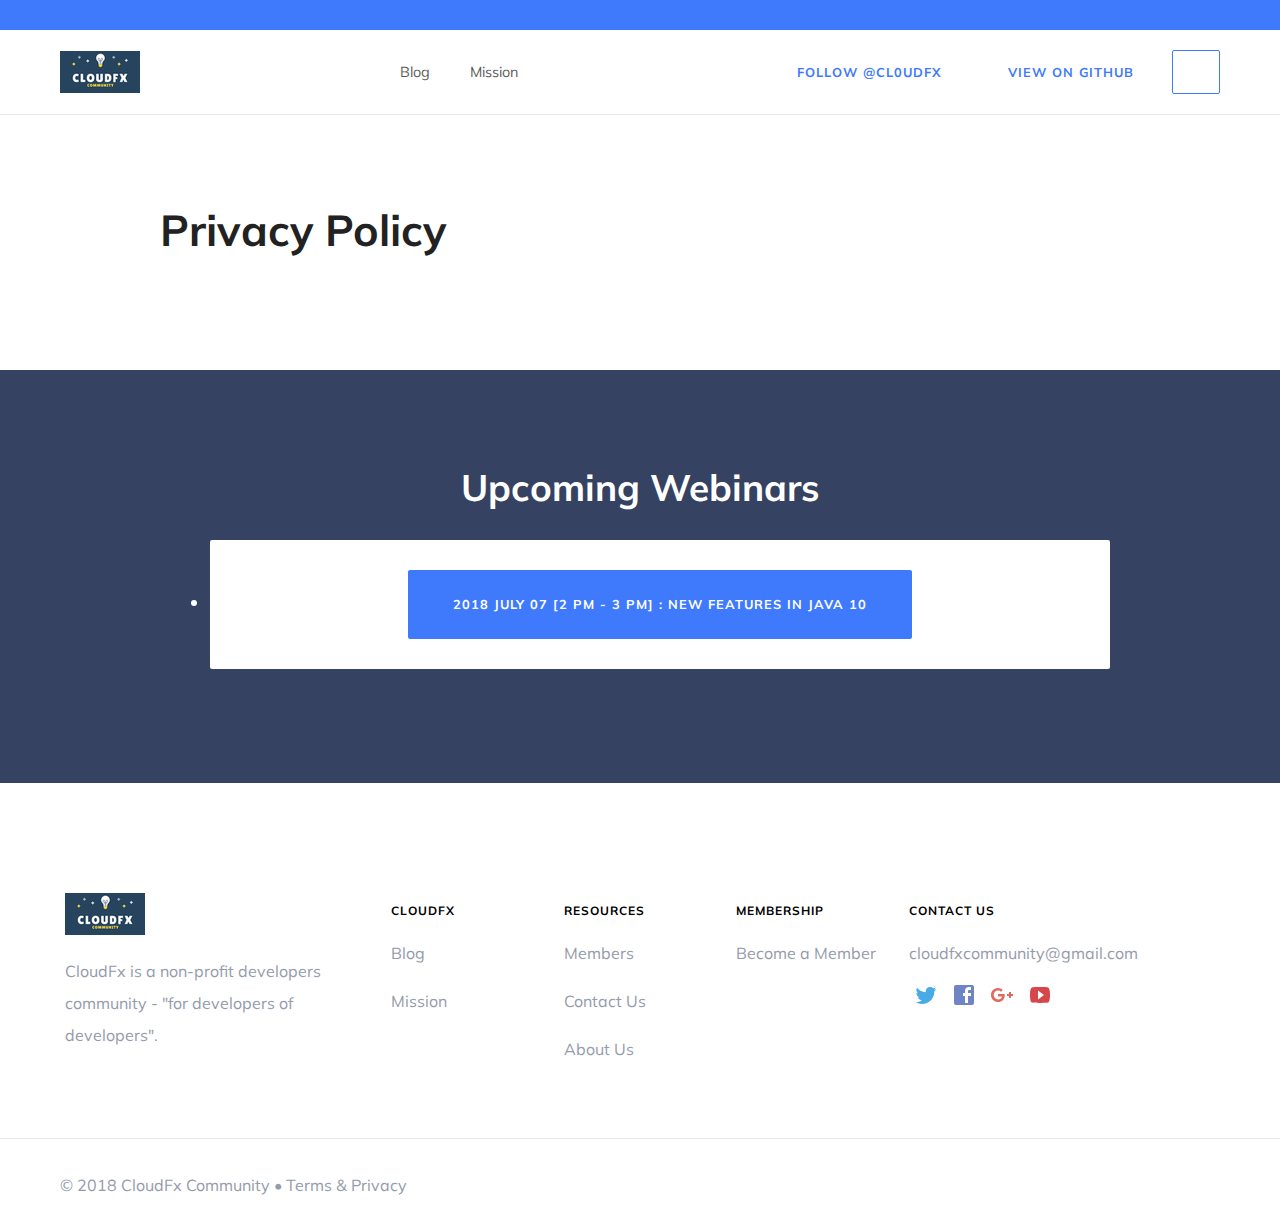
<file: privacy/index.html>
<!DOCTYPE html>

<html lang="en">
	<head>
		<meta charset="utf-8">
		<meta name="viewport" content="width=device-width, initial-scale=1">
		<meta name="generator" content="Jekyll v3.6.0">
		<link href="https://fonts.googleapis.com/css?family=Muli:400,600,700" rel="stylesheet">
		<link rel="stylesheet" href="/css/screen.css" type="text/css">

		<link rel="apple-touch-icon" sizes="180x180" href="/assets/apple-touch-icon.png">
		<link rel="shortcut icon" type="image/png" sizes="128x128" href="/assets/favicon-128x128.png">
		<link rel="icon" type="image/png" sizes="32x32" href="/assets/favicon-32x32.png">
		<link rel="icon" type="image/png" sizes="16x16" href="/assets/favicon-16x16.png">
		<link rel="manifest" href="/assets/manifest.json">
		<meta name="msapplication-config" content="/assets/browserconfig.xml" />
		<meta name="theme-color" content="#407afc">

		<link type="application/atom+xml" rel="alternate" href="https://cloudfx.github.io/feed.xml" title="CloudFx" />
		<!-- Begin Jekyll SEO tag v2.3.0 -->
<title>Privacy Policy | CloudFx</title>
<meta property="og:title" content="Privacy Policy" />
<meta property="og:locale" content="en_US" />
<meta name="description" content="CloudFx is a non-profit developers community - “for developers of developers”." />
<meta property="og:description" content="CloudFx is a non-profit developers community - “for developers of developers”." />
<link rel="canonical" href="https://cloudfx.github.io/privacy/" />
<meta property="og:url" content="https://cloudfx.github.io/privacy/" />
<meta property="og:site_name" content="CloudFx" />
<meta name="twitter:card" content="summary" />
<meta name="twitter:site" content="@cl0udfx" />
<meta property="article:publisher" content="https://www.facebook.com/CloudFx-231724584101177" />
<meta name="google-site-verification" content="GkBrJRSQqF43wQVGLUeUJFTPBldtIXGCw9toqvS2o_o" />
<script type="application/ld+json">
{"@type":"WebPage","headline":"Privacy Policy","dateModified":null,"datePublished":null,"sameAs":null,"url":"https://cloudfx.github.io/privacy/","image":null,"mainEntityOfPage":null,"name":null,"author":null,"description":"CloudFx is a non-profit developers community - “for developers of developers”.","publisher":{"@type":"Organization","logo":{"@type":"ImageObject","url":"https://cloudfx.github.io/siteicon.png"}},"@context":"http://schema.org"}</script>
<!-- End Jekyll SEO tag -->

		

	</head>

	<body>

		
<nav class="siblings light">
	
	<div class="nav-bar wrapper wrapper-large">
		
			<a  href=""></a>
		
		<span class="no-active-replacement"></span>
	</div>
</nav>
		<header class="plain">
	<div class="nav-bar wrapper wrapper-large">
	<a id="open-nav" href="#">
		<svg xmlns="http://www.w3.org/2000/svg" width="24" height="24" viewBox="0 0 24 24">
			<path d="M3 18h18v-2h-18v2zm0-5h18v-2h-18v2zm0-7v2h18v-2h-18z" fill="#eee"/>
		</svg>

</a>
	<div class="logo">
	<a href="/">
		
		<img src="/siteicon-80x42.png">
	

		<span>CloudFx</span>
	</a>
</div>
	<nav class="search light">
	<form action="/search/" method="get" class="header-search">
	<input type="search" name="q" id="search-input" required data-autofocus placeholder="Search cloudfx.github.io">
	<input type="submit" value="Search" style="display: none;">
	</form>
</nav>

	<nav class="main">
	
		<a  href="/blog/">Blog</a>
	
		<a  href="/mission/">Mission</a>
	
</nav>
	<nav class="right hide-on-signed-in">
    <a href="https://twitter.com/cl0udfx?ref_src=twsrc%5Etfw" class="twitter-follow-button" data-show-count="false">Follow @cl0udfx</a><script async src="https://platform.twitter.com/widgets.js" charset="utf-8"></script>
    &nbsp;
    &nbsp;
    &nbsp;
    
    
    <a href="https://github.com/cloudfx"
       class="button keep-text-size dark">View on Github</a>
    
</nav>

</div>
</header>

<div class="wrapper">
	<h1 id="privacy-policy">Privacy Policy</h1>

</div>

<section class="cta">
    <div class="wrapper">
        <p class="big-text">Upcoming Webinars</p>
        <ul>
            
            
            <li class="card">
                <a class="button brand" href="https://calendar.google.com/event?action=TEMPLATE&tmeid=NmhhNXUwbnU2cTg1Nmp0ODJtcTUwY2U5Z3MgY2xvdWRmeGNvbW11bml0eUBt&tmsrc=cloudfxcommunity%40gmail.com">
                    2018 July 07 [2 PM - 3 PM] : New features in Java  10
                </a>
            </li>
            
        </ul>

    </div>
</section>
		<footer>
    <div class="wrapper wrapper-large">
        <div class="footer-links">
            <div class="about">
                <div class="logo">
	<a href="/">
		
		<img src="/siteicon-80x42.png">
	

		<span>CloudFx</span>
	</a>
</div>
                <p>CloudFx is a non-profit developers community - "for developers of developers".</p>
            </div>
            
            
            <ul>
                <li><h4>CloudFx</h4></li>
                
                <li><a href="/blog/">Blog</a></li>
                
                <li><a href="/mission/">Mission</a></li>
                
            </ul>
            
            <ul>
                <li><h4>Resources</h4></li>
                
                <li><a href="/members/">Members</a></li>
                
                <li><a href="/contact/">Contact Us</a></li>
                
                <li><a href="/about/">About Us</a></li>
                
            </ul>
            
            <ul>
                <li><h4>Membership</h4></li>
                
                <li><a href="/membership/">Become a Member</a></li>
                
            </ul>
            
            <ul class="contact">
                <li><h4>Contact Us</h4></li>
                <li><a href="mailto:cloudfxcommunity@gmail.com">cloudfxcommunity@gmail.com</a></li>
                <li class="social">
                    <a class="twitter" href="https://twitter.com/cl0udfx">
		<svg class="twitter" fill="#000000" height="24" viewBox="0 0 24 24" width="24" xmlns="http://www.w3.org/2000/svg"><path d="M22.46,6C21.69,6.35 20.86,6.58 20,6.69C20.88,6.16 21.56,5.32 21.88,4.31C21.05,4.81 20.13,5.16 19.16,5.36C18.37,4.5 17.26,4 16,4C13.65,4 11.73,5.92 11.73,8.29C11.73,8.63 11.77,8.96 11.84,9.27C8.28,9.09 5.11,7.38 3,4.79C2.63,5.42 2.42,6.16 2.42,6.94C2.42,8.43 3.17,9.75 4.33,10.5C3.62,10.5 2.96,10.3 2.38,10C2.38,10 2.38,10 2.38,10.03C2.38,12.11 3.86,13.85 5.82,14.24C5.46,14.34 5.08,14.39 4.69,14.39C4.42,14.39 4.15,14.36 3.89,14.31C4.43,16 6,17.26 7.89,17.29C6.43,18.45 4.58,19.13 2.56,19.13C2.22,19.13 1.88,19.11 1.54,19.07C3.44,20.29 5.7,21 8.12,21C16,21 20.33,14.46 20.33,8.79C20.33,8.6 20.33,8.42 20.32,8.23C21.16,7.63 21.88,6.87 22.46,6Z" /></svg>
	
</a>
                    <a class="facebook" href="https://www.facebook.com/CloudFx-231724584101177">
		<svg class="facebook" fill="#000000" height="24" viewBox="0 0 24 24" width="24" xmlns="http://www.w3.org/2000/svg"><path d="M19,4V7H17A1,1 0 0,0 16,8V10H19V13H16V20H13V13H11V10H13V7.5C13,5.56 14.57,4 16.5,4M20,2H4A2,2 0 0,0 2,4V20A2,2 0 0,0 4,22H20A2,2 0 0,0 22,20V4C22,2.89 21.1,2 20,2Z" /></svg>
	
</a>
                    <a class="google-plus" href="https://plus.google.com/+u/1/103074069812013806852">
		<svg class="google-plus" fill="#000000" height="24" viewBox="0 0 24 24" width="24" xmlns="http://www.w3.org/2000/svg"><path d="M23,11H21V9H19V11H17V13H19V15H21V13H23M8,11V13.4H12C11.8,14.4 10.8,16.4 8,16.4C5.6,16.4 3.7,14.4 3.7,12C3.7,9.6 5.6,7.6 8,7.6C9.4,7.6 10.3,8.2 10.8,8.7L12.7,6.9C11.5,5.7 9.9,5 8,5C4.1,5 1,8.1 1,12C1,15.9 4.1,19 8,19C12,19 14.7,16.2 14.7,12.2C14.7,11.7 14.7,11.4 14.6,11H8Z" /></svg>
	
</a>
                    <a class="youtube" href="https://www.youtube.com/c/UCV4TwSmiwW-NlgMGI8zIb6Q">
		<svg class="youtube" fill="#000000" height="24" viewBox="0 0 24 24" width="24" xmlns="http://www.w3.org/2000/svg"><path d="M10,16.5V7.5L16,12M20,4.4C19.4,4.2 15.7,4 12,4C8.3,4 4.6,4.19 4,4.38C2.44,4.9 2,8.4 2,12C2,15.59 2.44,19.1 4,19.61C4.6,19.81 8.3,20 12,20C15.7,20 19.4,19.81 20,19.61C21.56,19.1 22,15.59 22,12C22,8.4 21.56,4.91 20,4.4Z" /></svg>
	
</a>
                </li>
            </ul>

            <div class="filler"></div>
        </div>
    </div>

    <div class="legal-line">
        <p class="wrapper wrapper-large">
            &copy; 2018 CloudFx Community &bull;
            <a href="/terms/">Terms</a> &amp;
            <a href="/privacy/">Privacy</a>
        </p>
    </div>
</footer>

		<script>
			var signedIn = /^(.*;)?\s*signed_in\s*=\s*[^;]+(.*)?$/.test(document.cookie);
			document.body.className += ' ' + (signedIn ? 'user-signed-in' : '');
			
			document.getElementById("open-nav").addEventListener("click", function (event) {
				event.preventDefault();
				document.body.classList.toggle("nav-open");

				if (document.body.classList.contains("nav-open")) {
					document.getElementById("search-input").focus();
				}
			});
		</script>
	</body>
</html>
</file>
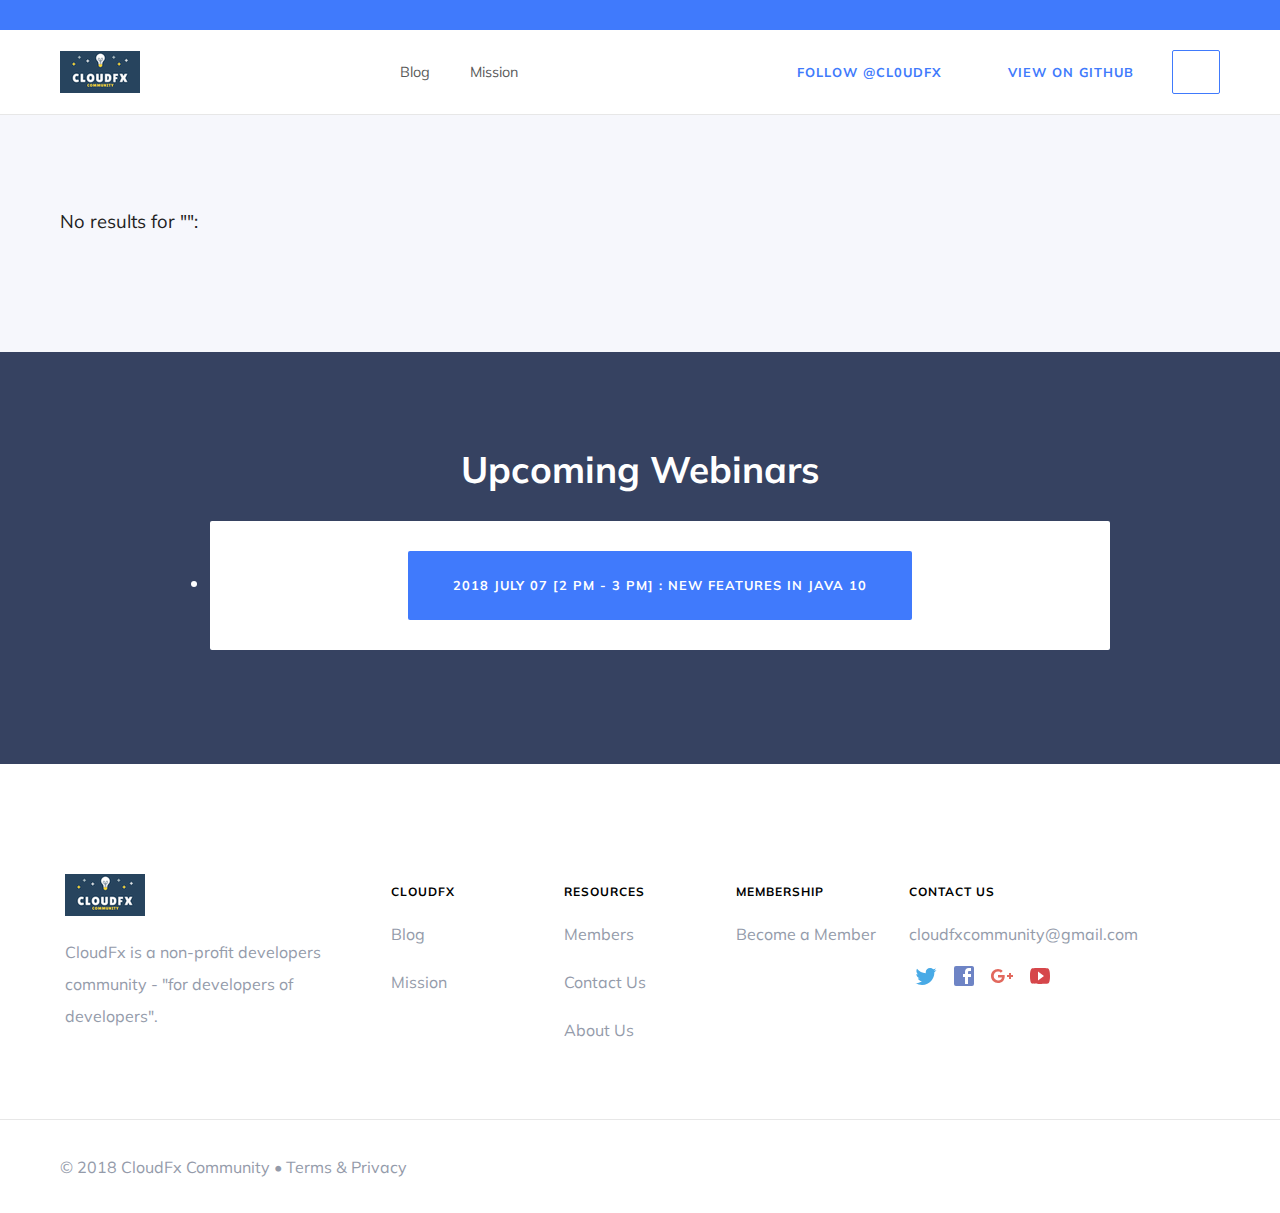
<file: search/index.html>
<!DOCTYPE html>

<html lang="en">
	<head>
		<meta charset="utf-8">
		<meta name="viewport" content="width=device-width, initial-scale=1">
		<meta name="generator" content="Jekyll v3.6.0">
		<link href="https://fonts.googleapis.com/css?family=Muli:400,600,700" rel="stylesheet">
		<link rel="stylesheet" href="/css/screen.css" type="text/css">

		<link rel="apple-touch-icon" sizes="180x180" href="/assets/apple-touch-icon.png">
		<link rel="shortcut icon" type="image/png" sizes="128x128" href="/assets/favicon-128x128.png">
		<link rel="icon" type="image/png" sizes="32x32" href="/assets/favicon-32x32.png">
		<link rel="icon" type="image/png" sizes="16x16" href="/assets/favicon-16x16.png">
		<link rel="manifest" href="/assets/manifest.json">
		<meta name="msapplication-config" content="/assets/browserconfig.xml" />
		<meta name="theme-color" content="#407afc">

		<link type="application/atom+xml" rel="alternate" href="https://cloudfx.github.io/feed.xml" title="CloudFx" />
		<!-- Begin Jekyll SEO tag v2.3.0 -->
<title>Search | CloudFx</title>
<meta property="og:title" content="Search" />
<meta property="og:locale" content="en_US" />
<meta name="description" content="CloudFx is a non-profit developers community - “for developers of developers”." />
<meta property="og:description" content="CloudFx is a non-profit developers community - “for developers of developers”." />
<link rel="canonical" href="https://cloudfx.github.io/search/" />
<meta property="og:url" content="https://cloudfx.github.io/search/" />
<meta property="og:site_name" content="CloudFx" />
<meta name="twitter:card" content="summary" />
<meta name="twitter:site" content="@cl0udfx" />
<meta property="article:publisher" content="https://www.facebook.com/CloudFx-231724584101177" />
<meta name="google-site-verification" content="GkBrJRSQqF43wQVGLUeUJFTPBldtIXGCw9toqvS2o_o" />
<script type="application/ld+json">
{"@type":"WebPage","headline":"Search","dateModified":null,"datePublished":null,"sameAs":null,"url":"https://cloudfx.github.io/search/","image":null,"mainEntityOfPage":null,"name":null,"author":null,"description":"CloudFx is a non-profit developers community - “for developers of developers”.","publisher":{"@type":"Organization","logo":{"@type":"ImageObject","url":"https://cloudfx.github.io/siteicon.png"}},"@context":"http://schema.org"}</script>
<!-- End Jekyll SEO tag -->

		

	</head>

	<body>

		
<nav class="siblings light">
	
	<div class="nav-bar wrapper wrapper-large">
		
			<a  href=""></a>
		
		<span class="no-active-replacement"></span>
	</div>
</nav>
		<header class="plain">
	<div class="nav-bar wrapper wrapper-large">
	<a id="open-nav" href="#">
		<svg xmlns="http://www.w3.org/2000/svg" width="24" height="24" viewBox="0 0 24 24">
			<path d="M3 18h18v-2h-18v2zm0-5h18v-2h-18v2zm0-7v2h18v-2h-18z" fill="#eee"/>
		</svg>

</a>
	<div class="logo">
	<a href="/">
		
		<img src="/siteicon-80x42.png">
	

		<span>CloudFx</span>
	</a>
</div>
	<nav class="search light">
	<form action="/search/" method="get" class="header-search">
	<input type="search" name="q" id="search-input" required data-autofocus placeholder="Search cloudfx.github.io">
	<input type="submit" value="Search" style="display: none;">
	</form>
</nav>

	<nav class="main">
	
		<a  href="/blog/">Blog</a>
	
		<a  href="/mission/">Mission</a>
	
</nav>
	<nav class="right hide-on-signed-in">
    <a href="https://twitter.com/cl0udfx?ref_src=twsrc%5Etfw" class="twitter-follow-button" data-show-count="false">Follow @cl0udfx</a><script async src="https://platform.twitter.com/widgets.js" charset="utf-8"></script>
    &nbsp;
    &nbsp;
    &nbsp;
    
    
    <a href="https://github.com/cloudfx"
       class="button keep-text-size dark">View on Github</a>
    
</nav>

</div>
</header>

<section class="dark-content">
	<div class="wrapper wrapper-large">
		<p><span id="search-process">Loading</span> results <span id="search-query-container" style="display: none;">for "<strong id="search-query"></strong>"</span>:</p>
		<ul id="search-results"></ul>

		<script>
	window.data = {
		
			
				
					
					
					"general-2018-07-02-welcome-to-cloudfx-html": {
						"id": "general-2018-07-02-welcome-to-cloudfx-html",
						"title": "Welcome to CloudFx",
						"categories": "General",
						"url": " /general/2018/07/02/welcome-to-cloudfx.html",
						"content": "Namaste, to eveyone in CloudFx.\n\nOn this site you will find cloudfx developer written blog posts and hosted webinar series.\n\nThank you. See you next time."
					}
					
				
			
		
		
			
				
					,
					
					"404-html": {
						"id": "404-html",
						"title": "Page Not Found",
						"categories": "",
						"url": " /404.html",
						"content": "Uh oh\nThis page has either gone missing or never existed."
					}
					
				
			
		
			
				
					,
					
					"about": {
						"id": "about",
						"title": "About",
						"categories": "",
						"url": " /about/",
						"content": "CloudFx is a developers community.\n\n\tWhat drives us\n\tOur mission is to bring all the.\n\n\tWhy CloudFx?\n\t\n\t\t\n\t\t\t\n\t\t\t\tchild_care Connectivity\n\t\t\t\tConnect.\n\n\t\t\t\n\t\t\n\t\n\n\tOur team\n\tFounded in Kathmandu, Nepal and now communicating with developers from all over the world.\n\t\tOur team is passionate about doing research, webinars and write a blog posts.\n\n\t\n\t\t\n\t\t\t\n\t\t\t\n\t\t\t\t\n\t\t\t\t\t\n\t\t\t\t\tBhuwan P. Upadhayay"
					}
					
				
			
		
			
				
					,
					
					"archived": {
						"id": "archived",
						"title": "Archived Blog Posts",
						"categories": "",
						"url": " /archived/",
						"content": "Archived posts"
					}
					
				
			
		
			
				
					,
					
					"blog": {
						"id": "blog",
						"title": "Blog",
						"categories": "",
						"url": " /blog/",
						"content": "email\n            \n            \n        \n    \n\n\n\n\n\t\n\t\t\n\t\t\t\n\t\t\t\n\t\t\t\t\n\t\t\t\t\tWelcome to CloudFx\n\t\t\t\t\t02 Jul 2018\n\t\t\t\t\n\n\t\t\t\t\n\t\t\t\t\t\n\t\t\t\t\t\n\t\t\t\t\tBhuwan P. Upadhayay\n\t\t\t\t\t\n\t\t\t\t\t\t&bull; General\n\t\t\t\t\t\n\n\t\t\t\t\n\n\t\t\t\t\n\t\t\t\t\t\n\t\t\t\t\t\tNamaste, to eveyone in CloudFx.\n\n\n\t\t\t\t\t\n\t\t\t\t\n\n\t\t\t\tRead more &rsaquo;\n\t\t\t\n\t\t\n\t\n\n\nView archived"
					}
					
				
			
		
			
				
					,
					
					"contact-success": {
						"id": "contact-success",
						"title": "Message Sent",
						"categories": "",
						"url": " /contact-success/",
						"content": "Message sent!\nThank you for getting in contact with us. We will be in touch soon."
					}
					
				
			
		
			
				
					,
					
					"contact": {
						"id": "contact",
						"title": "Contact",
						"categories": "",
						"url": " /contact/",
						"content": "Let's talk\n            Have questions about CloudFx or anything else? Send us a message and we'll get back to you.\n            cloudfxcommunity@gmail.com\n        \n        \n            \n\n            \n                \n                    person\n                    \n                \n\n                \n                    email"
					}
					
				
			
		
			
				
					,
					
					"": {
						"id": "",
						"title": "The CloudFx Community",
						"categories": "",
						"url": " /",
						"content": "Bhuwan P. Upadhyay\n\t\t\t\t\tLeader/Co-Founder of CloudFx Community\n\t\t\t\t\n\t\t\t\n\t\t\t\n\t\t\t\t“Community for developers of developers.”\n\n\t\t\t\n\t\t\n\t\tView Case Study &rsaquo;"
					}
					
				
			
		
			
				
					,
					
					"members": {
						"id": "members",
						"title": "Experts",
						"categories": "",
						"url": " /members/",
						"content": "Members\n\nList of community members.\n\n\n\t\n\t\n\t\tBhuwan P. Upadhyay - Kathmandu, Nepal"
					}
					
				
			
		
			
				
					,
					
					"mission": {
						"id": "mission",
						"title": "Mission",
						"categories": "",
						"url": " /mission/",
						"content": "loop\n\t\tConnect\n\t\n\t\n\t\tedit\n\t\tResearch\n\t\n\t\n\t\tcloud\n\t\tSharing"
					}
					
				
			
		
			
				
					,
					
					"privacy": {
						"id": "privacy",
						"title": "Privacy Policy",
						"categories": "",
						"url": " /privacy/",
						"content": "Privacy Policy"
					}
					
				
			
		
			
				
					,
					
					"search": {
						"id": "search",
						"title": "Search",
						"categories": "",
						"url": " /search/",
						"content": ""
					}
					
				
			
		
			
				
					,
					
					"terms": {
						"id": "terms",
						"title": "Terms of Service",
						"categories": "",
						"url": " /terms/",
						"content": "# Terms of Service\n\n## Overview:"
					}
					
				
			
		
	};
</script>


		<script src="/assets/js/lunr.min.js"></script>
		<script src="/assets/js/search.js"></script>
	</div>
</section>

<section class="cta">
    <div class="wrapper">
        <p class="big-text">Upcoming Webinars</p>
        <ul>
            
            
            <li class="card">
                <a class="button brand" href="https://calendar.google.com/event?action=TEMPLATE&tmeid=NmhhNXUwbnU2cTg1Nmp0ODJtcTUwY2U5Z3MgY2xvdWRmeGNvbW11bml0eUBt&tmsrc=cloudfxcommunity%40gmail.com">
                    2018 July 07 [2 PM - 3 PM] : New features in Java  10
                </a>
            </li>
            
        </ul>

    </div>
</section>
		<footer>
    <div class="wrapper wrapper-large">
        <div class="footer-links">
            <div class="about">
                <div class="logo">
	<a href="/">
		
		<img src="/siteicon-80x42.png">
	

		<span>CloudFx</span>
	</a>
</div>
                <p>CloudFx is a non-profit developers community - "for developers of developers".</p>
            </div>
            
            
            <ul>
                <li><h4>CloudFx</h4></li>
                
                <li><a href="/blog/">Blog</a></li>
                
                <li><a href="/mission/">Mission</a></li>
                
            </ul>
            
            <ul>
                <li><h4>Resources</h4></li>
                
                <li><a href="/members/">Members</a></li>
                
                <li><a href="/contact/">Contact Us</a></li>
                
                <li><a href="/about/">About Us</a></li>
                
            </ul>
            
            <ul>
                <li><h4>Membership</h4></li>
                
                <li><a href="/membership/">Become a Member</a></li>
                
            </ul>
            
            <ul class="contact">
                <li><h4>Contact Us</h4></li>
                <li><a href="mailto:cloudfxcommunity@gmail.com">cloudfxcommunity@gmail.com</a></li>
                <li class="social">
                    <a class="twitter" href="https://twitter.com/cl0udfx">
		<svg class="twitter" fill="#000000" height="24" viewBox="0 0 24 24" width="24" xmlns="http://www.w3.org/2000/svg"><path d="M22.46,6C21.69,6.35 20.86,6.58 20,6.69C20.88,6.16 21.56,5.32 21.88,4.31C21.05,4.81 20.13,5.16 19.16,5.36C18.37,4.5 17.26,4 16,4C13.65,4 11.73,5.92 11.73,8.29C11.73,8.63 11.77,8.96 11.84,9.27C8.28,9.09 5.11,7.38 3,4.79C2.63,5.42 2.42,6.16 2.42,6.94C2.42,8.43 3.17,9.75 4.33,10.5C3.62,10.5 2.96,10.3 2.38,10C2.38,10 2.38,10 2.38,10.03C2.38,12.11 3.86,13.85 5.82,14.24C5.46,14.34 5.08,14.39 4.69,14.39C4.42,14.39 4.15,14.36 3.89,14.31C4.43,16 6,17.26 7.89,17.29C6.43,18.45 4.58,19.13 2.56,19.13C2.22,19.13 1.88,19.11 1.54,19.07C3.44,20.29 5.7,21 8.12,21C16,21 20.33,14.46 20.33,8.79C20.33,8.6 20.33,8.42 20.32,8.23C21.16,7.63 21.88,6.87 22.46,6Z" /></svg>
	
</a>
                    <a class="facebook" href="https://www.facebook.com/CloudFx-231724584101177">
		<svg class="facebook" fill="#000000" height="24" viewBox="0 0 24 24" width="24" xmlns="http://www.w3.org/2000/svg"><path d="M19,4V7H17A1,1 0 0,0 16,8V10H19V13H16V20H13V13H11V10H13V7.5C13,5.56 14.57,4 16.5,4M20,2H4A2,2 0 0,0 2,4V20A2,2 0 0,0 4,22H20A2,2 0 0,0 22,20V4C22,2.89 21.1,2 20,2Z" /></svg>
	
</a>
                    <a class="google-plus" href="https://plus.google.com/+u/1/103074069812013806852">
		<svg class="google-plus" fill="#000000" height="24" viewBox="0 0 24 24" width="24" xmlns="http://www.w3.org/2000/svg"><path d="M23,11H21V9H19V11H17V13H19V15H21V13H23M8,11V13.4H12C11.8,14.4 10.8,16.4 8,16.4C5.6,16.4 3.7,14.4 3.7,12C3.7,9.6 5.6,7.6 8,7.6C9.4,7.6 10.3,8.2 10.8,8.7L12.7,6.9C11.5,5.7 9.9,5 8,5C4.1,5 1,8.1 1,12C1,15.9 4.1,19 8,19C12,19 14.7,16.2 14.7,12.2C14.7,11.7 14.7,11.4 14.6,11H8Z" /></svg>
	
</a>
                    <a class="youtube" href="https://www.youtube.com/c/UCV4TwSmiwW-NlgMGI8zIb6Q">
		<svg class="youtube" fill="#000000" height="24" viewBox="0 0 24 24" width="24" xmlns="http://www.w3.org/2000/svg"><path d="M10,16.5V7.5L16,12M20,4.4C19.4,4.2 15.7,4 12,4C8.3,4 4.6,4.19 4,4.38C2.44,4.9 2,8.4 2,12C2,15.59 2.44,19.1 4,19.61C4.6,19.81 8.3,20 12,20C15.7,20 19.4,19.81 20,19.61C21.56,19.1 22,15.59 22,12C22,8.4 21.56,4.91 20,4.4Z" /></svg>
	
</a>
                </li>
            </ul>

            <div class="filler"></div>
        </div>
    </div>

    <div class="legal-line">
        <p class="wrapper wrapper-large">
            &copy; 2018 CloudFx Community &bull;
            <a href="/terms/">Terms</a> &amp;
            <a href="/privacy/">Privacy</a>
        </p>
    </div>
</footer>

		<script>
			var signedIn = /^(.*;)?\s*signed_in\s*=\s*[^;]+(.*)?$/.test(document.cookie);
			document.body.className += ' ' + (signedIn ? 'user-signed-in' : '');
			
			document.getElementById("open-nav").addEventListener("click", function (event) {
				event.preventDefault();
				document.body.classList.toggle("nav-open");

				if (document.body.classList.contains("nav-open")) {
					document.getElementById("search-input").focus();
				}
			});
		</script>
	</body>
</html>
</file>
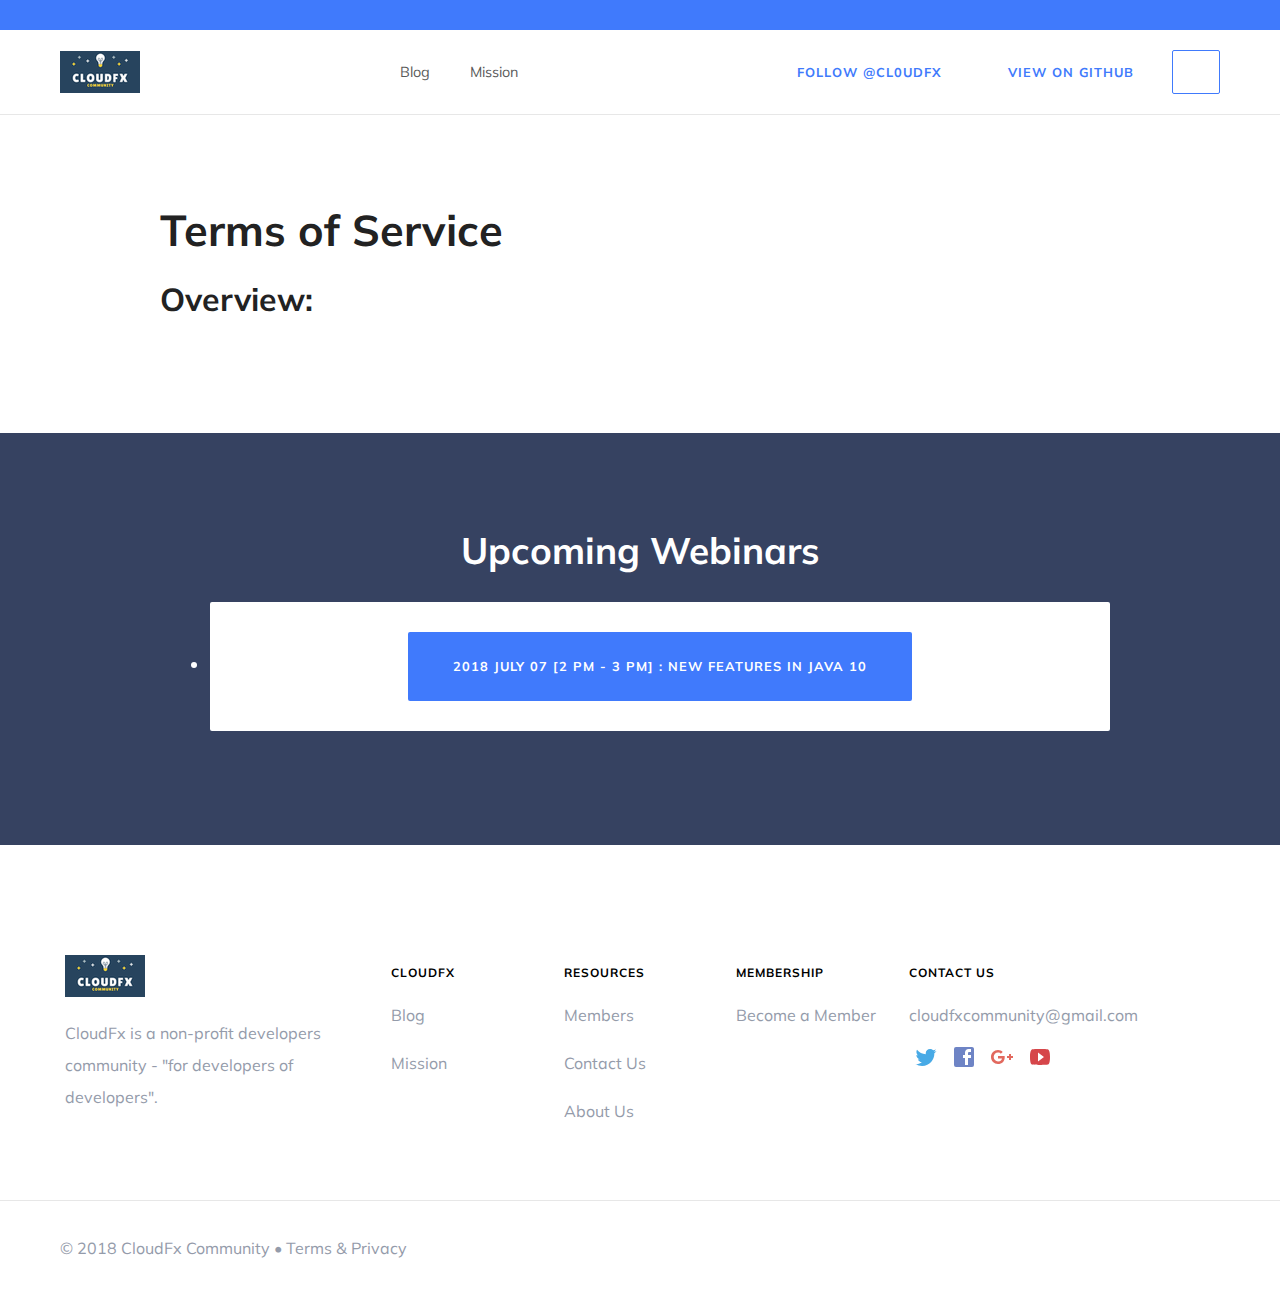
<file: terms/index.html>
<!DOCTYPE html>

<html lang="en">
	<head>
		<meta charset="utf-8">
		<meta name="viewport" content="width=device-width, initial-scale=1">
		<meta name="generator" content="Jekyll v3.6.0">
		<link href="https://fonts.googleapis.com/css?family=Muli:400,600,700" rel="stylesheet">
		<link rel="stylesheet" href="/css/screen.css" type="text/css">

		<link rel="apple-touch-icon" sizes="180x180" href="/assets/apple-touch-icon.png">
		<link rel="shortcut icon" type="image/png" sizes="128x128" href="/assets/favicon-128x128.png">
		<link rel="icon" type="image/png" sizes="32x32" href="/assets/favicon-32x32.png">
		<link rel="icon" type="image/png" sizes="16x16" href="/assets/favicon-16x16.png">
		<link rel="manifest" href="/assets/manifest.json">
		<meta name="msapplication-config" content="/assets/browserconfig.xml" />
		<meta name="theme-color" content="#407afc">

		<link type="application/atom+xml" rel="alternate" href="https://cloudfx.github.io/feed.xml" title="CloudFx" />
		<!-- Begin Jekyll SEO tag v2.3.0 -->
<title>Terms of Service | CloudFx</title>
<meta property="og:title" content="Terms of Service" />
<meta property="og:locale" content="en_US" />
<meta name="description" content="CloudFx is a non-profit developers community - “for developers of developers”." />
<meta property="og:description" content="CloudFx is a non-profit developers community - “for developers of developers”." />
<link rel="canonical" href="https://cloudfx.github.io/terms/" />
<meta property="og:url" content="https://cloudfx.github.io/terms/" />
<meta property="og:site_name" content="CloudFx" />
<meta name="twitter:card" content="summary" />
<meta name="twitter:site" content="@cl0udfx" />
<meta property="article:publisher" content="https://www.facebook.com/CloudFx-231724584101177" />
<meta name="google-site-verification" content="GkBrJRSQqF43wQVGLUeUJFTPBldtIXGCw9toqvS2o_o" />
<script type="application/ld+json">
{"@type":"WebPage","headline":"Terms of Service","dateModified":null,"datePublished":null,"sameAs":null,"url":"https://cloudfx.github.io/terms/","image":null,"mainEntityOfPage":null,"name":null,"author":null,"description":"CloudFx is a non-profit developers community - “for developers of developers”.","publisher":{"@type":"Organization","logo":{"@type":"ImageObject","url":"https://cloudfx.github.io/siteicon.png"}},"@context":"http://schema.org"}</script>
<!-- End Jekyll SEO tag -->

		

	</head>

	<body>

		
<nav class="siblings light">
	
	<div class="nav-bar wrapper wrapper-large">
		
			<a  href=""></a>
		
		<span class="no-active-replacement"></span>
	</div>
</nav>
		<header class="plain">
	<div class="nav-bar wrapper wrapper-large">
	<a id="open-nav" href="#">
		<svg xmlns="http://www.w3.org/2000/svg" width="24" height="24" viewBox="0 0 24 24">
			<path d="M3 18h18v-2h-18v2zm0-5h18v-2h-18v2zm0-7v2h18v-2h-18z" fill="#eee"/>
		</svg>

</a>
	<div class="logo">
	<a href="/">
		
		<img src="/siteicon-80x42.png">
	

		<span>CloudFx</span>
	</a>
</div>
	<nav class="search light">
	<form action="/search/" method="get" class="header-search">
	<input type="search" name="q" id="search-input" required data-autofocus placeholder="Search cloudfx.github.io">
	<input type="submit" value="Search" style="display: none;">
	</form>
</nav>

	<nav class="main">
	
		<a  href="/blog/">Blog</a>
	
		<a  href="/mission/">Mission</a>
	
</nav>
	<nav class="right hide-on-signed-in">
    <a href="https://twitter.com/cl0udfx?ref_src=twsrc%5Etfw" class="twitter-follow-button" data-show-count="false">Follow @cl0udfx</a><script async src="https://platform.twitter.com/widgets.js" charset="utf-8"></script>
    &nbsp;
    &nbsp;
    &nbsp;
    
    
    <a href="https://github.com/cloudfx"
       class="button keep-text-size dark">View on Github</a>
    
</nav>

</div>
</header>

<div class="wrapper">
	<h1 id="terms-of-service">Terms of Service</h1>

<h2 id="overview">Overview:</h2>

</div>

<section class="cta">
    <div class="wrapper">
        <p class="big-text">Upcoming Webinars</p>
        <ul>
            
            
            <li class="card">
                <a class="button brand" href="https://calendar.google.com/event?action=TEMPLATE&tmeid=NmhhNXUwbnU2cTg1Nmp0ODJtcTUwY2U5Z3MgY2xvdWRmeGNvbW11bml0eUBt&tmsrc=cloudfxcommunity%40gmail.com">
                    2018 July 07 [2 PM - 3 PM] : New features in Java  10
                </a>
            </li>
            
        </ul>

    </div>
</section>
		<footer>
    <div class="wrapper wrapper-large">
        <div class="footer-links">
            <div class="about">
                <div class="logo">
	<a href="/">
		
		<img src="/siteicon-80x42.png">
	

		<span>CloudFx</span>
	</a>
</div>
                <p>CloudFx is a non-profit developers community - "for developers of developers".</p>
            </div>
            
            
            <ul>
                <li><h4>CloudFx</h4></li>
                
                <li><a href="/blog/">Blog</a></li>
                
                <li><a href="/mission/">Mission</a></li>
                
            </ul>
            
            <ul>
                <li><h4>Resources</h4></li>
                
                <li><a href="/members/">Members</a></li>
                
                <li><a href="/contact/">Contact Us</a></li>
                
                <li><a href="/about/">About Us</a></li>
                
            </ul>
            
            <ul>
                <li><h4>Membership</h4></li>
                
                <li><a href="/membership/">Become a Member</a></li>
                
            </ul>
            
            <ul class="contact">
                <li><h4>Contact Us</h4></li>
                <li><a href="mailto:cloudfxcommunity@gmail.com">cloudfxcommunity@gmail.com</a></li>
                <li class="social">
                    <a class="twitter" href="https://twitter.com/cl0udfx">
		<svg class="twitter" fill="#000000" height="24" viewBox="0 0 24 24" width="24" xmlns="http://www.w3.org/2000/svg"><path d="M22.46,6C21.69,6.35 20.86,6.58 20,6.69C20.88,6.16 21.56,5.32 21.88,4.31C21.05,4.81 20.13,5.16 19.16,5.36C18.37,4.5 17.26,4 16,4C13.65,4 11.73,5.92 11.73,8.29C11.73,8.63 11.77,8.96 11.84,9.27C8.28,9.09 5.11,7.38 3,4.79C2.63,5.42 2.42,6.16 2.42,6.94C2.42,8.43 3.17,9.75 4.33,10.5C3.62,10.5 2.96,10.3 2.38,10C2.38,10 2.38,10 2.38,10.03C2.38,12.11 3.86,13.85 5.82,14.24C5.46,14.34 5.08,14.39 4.69,14.39C4.42,14.39 4.15,14.36 3.89,14.31C4.43,16 6,17.26 7.89,17.29C6.43,18.45 4.58,19.13 2.56,19.13C2.22,19.13 1.88,19.11 1.54,19.07C3.44,20.29 5.7,21 8.12,21C16,21 20.33,14.46 20.33,8.79C20.33,8.6 20.33,8.42 20.32,8.23C21.16,7.63 21.88,6.87 22.46,6Z" /></svg>
	
</a>
                    <a class="facebook" href="https://www.facebook.com/CloudFx-231724584101177">
		<svg class="facebook" fill="#000000" height="24" viewBox="0 0 24 24" width="24" xmlns="http://www.w3.org/2000/svg"><path d="M19,4V7H17A1,1 0 0,0 16,8V10H19V13H16V20H13V13H11V10H13V7.5C13,5.56 14.57,4 16.5,4M20,2H4A2,2 0 0,0 2,4V20A2,2 0 0,0 4,22H20A2,2 0 0,0 22,20V4C22,2.89 21.1,2 20,2Z" /></svg>
	
</a>
                    <a class="google-plus" href="https://plus.google.com/+u/1/103074069812013806852">
		<svg class="google-plus" fill="#000000" height="24" viewBox="0 0 24 24" width="24" xmlns="http://www.w3.org/2000/svg"><path d="M23,11H21V9H19V11H17V13H19V15H21V13H23M8,11V13.4H12C11.8,14.4 10.8,16.4 8,16.4C5.6,16.4 3.7,14.4 3.7,12C3.7,9.6 5.6,7.6 8,7.6C9.4,7.6 10.3,8.2 10.8,8.7L12.7,6.9C11.5,5.7 9.9,5 8,5C4.1,5 1,8.1 1,12C1,15.9 4.1,19 8,19C12,19 14.7,16.2 14.7,12.2C14.7,11.7 14.7,11.4 14.6,11H8Z" /></svg>
	
</a>
                    <a class="youtube" href="https://www.youtube.com/c/UCV4TwSmiwW-NlgMGI8zIb6Q">
		<svg class="youtube" fill="#000000" height="24" viewBox="0 0 24 24" width="24" xmlns="http://www.w3.org/2000/svg"><path d="M10,16.5V7.5L16,12M20,4.4C19.4,4.2 15.7,4 12,4C8.3,4 4.6,4.19 4,4.38C2.44,4.9 2,8.4 2,12C2,15.59 2.44,19.1 4,19.61C4.6,19.81 8.3,20 12,20C15.7,20 19.4,19.81 20,19.61C21.56,19.1 22,15.59 22,12C22,8.4 21.56,4.91 20,4.4Z" /></svg>
	
</a>
                </li>
            </ul>

            <div class="filler"></div>
        </div>
    </div>

    <div class="legal-line">
        <p class="wrapper wrapper-large">
            &copy; 2018 CloudFx Community &bull;
            <a href="/terms/">Terms</a> &amp;
            <a href="/privacy/">Privacy</a>
        </p>
    </div>
</footer>

		<script>
			var signedIn = /^(.*;)?\s*signed_in\s*=\s*[^;]+(.*)?$/.test(document.cookie);
			document.body.className += ' ' + (signedIn ? 'user-signed-in' : '');
			
			document.getElementById("open-nav").addEventListener("click", function (event) {
				event.preventDefault();
				document.body.classList.toggle("nav-open");

				if (document.body.classList.contains("nav-open")) {
					document.getElementById("search-input").focus();
				}
			});
		</script>
	</body>
</html>
</file>
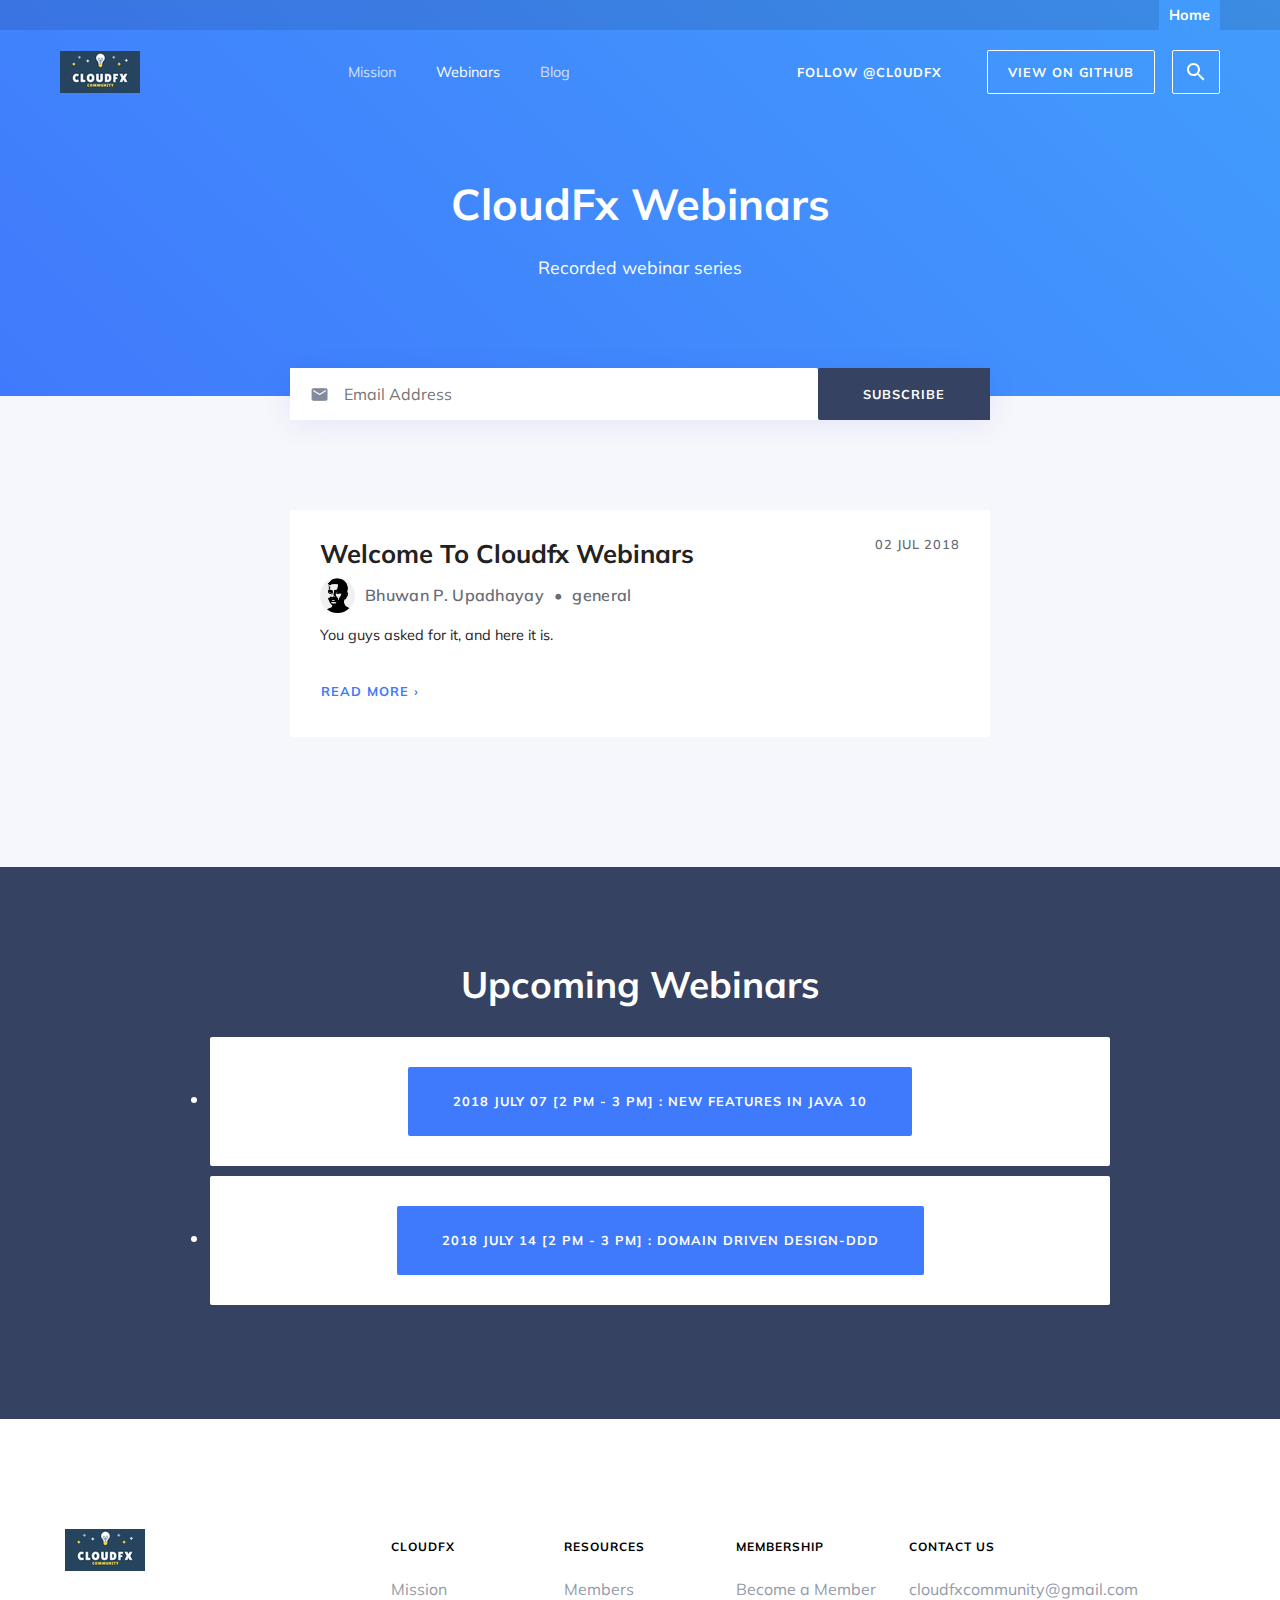
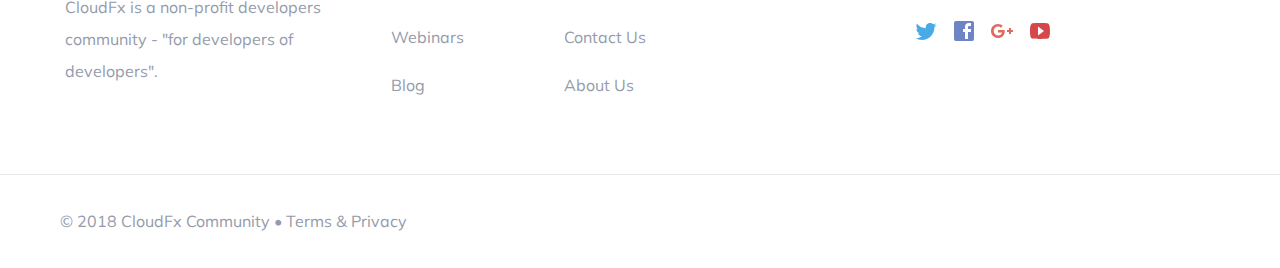
<file: webinars/index.html>
<!DOCTYPE html>

<html lang="en">
	<head>
		<meta charset="utf-8">
		<meta name="viewport" content="width=device-width, initial-scale=1">
		<meta name="generator" content="Jekyll v3.6.0">
		<link href="https://fonts.googleapis.com/css?family=Muli:400,600,700|Material+Icons" rel="stylesheet">
		<link rel="stylesheet" href="/css/screen.css" type="text/css">

		<link rel="apple-touch-icon" sizes="180x180" href="/assets/apple-touch-icon.png">
		<link rel="shortcut icon" type="image/png" sizes="128x128" href="/assets/favicon-128x128.png">
		<link rel="icon" type="image/png" sizes="32x32" href="/assets/favicon-32x32.png">
		<link rel="icon" type="image/png" sizes="16x16" href="/assets/favicon-16x16.png">
		<link rel="manifest" href="/assets/manifest.json">
		<meta name="msapplication-config" content="/assets/browserconfig.xml" />
		<meta name="theme-color" content="#407afc">

		<link type="application/atom+xml" rel="alternate" href="https://cloudfx.github.io//feed.xml" title="CloudFx" />
		<!-- Begin Jekyll SEO tag v2.3.0 -->
<title>Webinars | CloudFx</title>
<meta property="og:title" content="Webinars" />
<meta property="og:locale" content="en_US" />
<meta name="description" content="CloudFx is a non-profit developers community - “for developers of developers”." />
<meta property="og:description" content="CloudFx is a non-profit developers community - “for developers of developers”." />
<link rel="canonical" href="https://cloudfx.github.io//webinars/" />
<meta property="og:url" content="https://cloudfx.github.io//webinars/" />
<meta property="og:site_name" content="CloudFx" />
<meta name="twitter:card" content="summary" />
<meta name="twitter:site" content="@cl0udfx" />
<meta property="article:publisher" content="https://www.facebook.com/CloudFx-231724584101177" />
<meta name="google-site-verification" content="GkBrJRSQqF43wQVGLUeUJFTPBldtIXGCw9toqvS2o_o" />
<script type="application/ld+json">
{"@type":"WebPage","headline":"Webinars","dateModified":null,"datePublished":null,"sameAs":null,"url":"https://cloudfx.github.io//webinars/","image":null,"mainEntityOfPage":null,"name":null,"author":null,"description":"CloudFx is a non-profit developers community - “for developers of developers”.","publisher":{"@type":"Organization","logo":{"@type":"ImageObject","url":"https://cloudfx.github.io//siteicon.png"}},"@context":"http://schema.org"}</script>
<!-- End Jekyll SEO tag -->

		

	</head>

	<body>

		
<nav class="siblings dark">
	
	<div class="nav-bar wrapper wrapper-large">
		
			<a class="active" href="/">Home</a>
		
		
	</div>
</nav>
		<header class="short">
	<div class="nav-bar wrapper wrapper-large">
	<a id="open-nav" href="#">
		<svg xmlns="http://www.w3.org/2000/svg" width="24" height="24" viewBox="0 0 24 24">
			<path d="M3 18h18v-2h-18v2zm0-5h18v-2h-18v2zm0-7v2h18v-2h-18z" fill="#eee"/>
		</svg>

</a>
	<div class="logo">
	<a href="/">
		
		<img src="/siteicon-80x42.png">
	

		<span>CloudFx</span>
	</a>
</div>
	<nav class="search dark">
	<form action="/search/" method="get" class="header-search">
	<input type="search" name="q" id="search-input" required data-autofocus placeholder="Search cloudfx.github.io/">
	<input type="submit" value="Search" style="display: none;">
	</form>
</nav>

	<nav class="main">
	
		<a  href="/mission/">Mission</a>
	
		<a class="active" href="/webinars/">Webinars</a>
	
		<a  href="/blog/">Blog</a>
	
</nav>
	<nav class="right hide-on-signed-in">
    <a href="https://twitter.com/cl0udfx?ref_src=twsrc%5Etfw" class="twitter-follow-button" data-show-count="false">Follow @cl0udfx</a><script async src="https://platform.twitter.com/widgets.js" charset="utf-8"></script>
    &nbsp;
    &nbsp;
    &nbsp;
    
    
    <a href="https://github.com/cloudfx"
       class="button keep-text-size dark">View on Github</a>
    
</nav>

</div>

	<section>
		<div class="wrapper">
			
				<h1>CloudFx Webinars</h1>
			

			
				<p class="subtitle">Recorded webinar series</p>
			
		</div>
	</section>
</header>

<div class="dark-content">
	<div class="wrapper ">
		<div class="subscribe">
    <form action="https://cloudcannon.us12.list-manage.com/subscribe/post?u=c2598ec08fca5843b980a7d3f&amp;id=16297bb754" method="post">
        <label class="form-icon">
            <i class="material-icons">email</i>
            <input type="email" name="EMAIL" placeholder="Email Address" required>
            <input type="submit" class="dark-blue" value="subscribe">
        </label>
    </form>
</div>


<ul class="blog-posts">
    
    <li class="blog-post card">
        
        <div class="post-box">
            <div class="title">
                <h3><a href="/webinars/welcome-to-cloudfx-webinars.html">Welcome To Cloudfx Webinars</a></h3>
                <div class="post-date">02 Jul 2018</div>
            </div>

            <div class="post-details">
                
                <img src="/images/team/developerbhuwan.jpg" alt="A stunning photo of Bhuwan P. Upadhayay" width="200" height="200">
                <span class="name">Bhuwan P. Upadhayay</span>
                
                <span class="category-separator">&bull;</span> <span class="category">general</span>
                

            </div>

            <div class="post-summary">
                
                <p>You guys asked for it, and here it is.</p>

                
            </div>

            <div class="card-actions"><a class="button light no-border no-padding no-hover" href="/webinars/welcome-to-cloudfx-webinars.html">Read more &rsaquo;</a></div>
        </div>
    </li>
    
</ul>

	</div>
</div>


<section class="cta">
    <div class="wrapper">
        <p class="big-text">Upcoming Webinars</p>
        <ul>
            
            
            <li class="card">
                <a class="button brand" href="http://www.developerbhuwan.com/">
                    2018 July 07 [2 PM - 3 PM] : New features in Java  10
                </a>
            </li>
            
            <li class="card">
                <a class="button brand" href="http://www.developerbhuwan.com/">
                    2018 July 14 [2 PM - 3 PM] : Domain Driven Design-DDD
                </a>
            </li>
            
        </ul>

    </div>
</section>

		<footer>
    <div class="wrapper wrapper-large">
        <div class="footer-links">
            <div class="about">
                <div class="logo">
	<a href="/">
		
		<img src="/siteicon-80x42.png">
	

		<span>CloudFx</span>
	</a>
</div>
                <p>CloudFx is a non-profit developers community - "for developers of developers".</p>
            </div>
            
            
            <ul>
                <li><h4>CloudFx</h4></li>
                
                <li><a href="/mission/">Mission</a></li>
                
                <li><a href="/webinars/">Webinars</a></li>
                
                <li><a href="/blog/">Blog</a></li>
                
            </ul>
            
            <ul>
                <li><h4>Resources</h4></li>
                
                <li><a href="/members/">Members</a></li>
                
                <li><a href="/contact/">Contact Us</a></li>
                
                <li><a href="/about/">About Us</a></li>
                
            </ul>
            
            <ul>
                <li><h4>Membership</h4></li>
                
                <li><a href="/membership/">Become a Member</a></li>
                
            </ul>
            
            <ul class="contact">
                <li><h4>Contact Us</h4></li>
                <li><a href="mailto:cloudfxcommunity@gmail.com">cloudfxcommunity@gmail.com</a></li>
                <li class="social">
                    <a class="twitter" href="https://twitter.com/cl0udfx">
		<svg class="twitter" fill="#000000" height="24" viewBox="0 0 24 24" width="24" xmlns="http://www.w3.org/2000/svg"><path d="M22.46,6C21.69,6.35 20.86,6.58 20,6.69C20.88,6.16 21.56,5.32 21.88,4.31C21.05,4.81 20.13,5.16 19.16,5.36C18.37,4.5 17.26,4 16,4C13.65,4 11.73,5.92 11.73,8.29C11.73,8.63 11.77,8.96 11.84,9.27C8.28,9.09 5.11,7.38 3,4.79C2.63,5.42 2.42,6.16 2.42,6.94C2.42,8.43 3.17,9.75 4.33,10.5C3.62,10.5 2.96,10.3 2.38,10C2.38,10 2.38,10 2.38,10.03C2.38,12.11 3.86,13.85 5.82,14.24C5.46,14.34 5.08,14.39 4.69,14.39C4.42,14.39 4.15,14.36 3.89,14.31C4.43,16 6,17.26 7.89,17.29C6.43,18.45 4.58,19.13 2.56,19.13C2.22,19.13 1.88,19.11 1.54,19.07C3.44,20.29 5.7,21 8.12,21C16,21 20.33,14.46 20.33,8.79C20.33,8.6 20.33,8.42 20.32,8.23C21.16,7.63 21.88,6.87 22.46,6Z" /></svg>
	
</a>
                    <a class="facebook" href="https://www.facebook.com/CloudFx-231724584101177">
		<svg class="facebook" fill="#000000" height="24" viewBox="0 0 24 24" width="24" xmlns="http://www.w3.org/2000/svg"><path d="M19,4V7H17A1,1 0 0,0 16,8V10H19V13H16V20H13V13H11V10H13V7.5C13,5.56 14.57,4 16.5,4M20,2H4A2,2 0 0,0 2,4V20A2,2 0 0,0 4,22H20A2,2 0 0,0 22,20V4C22,2.89 21.1,2 20,2Z" /></svg>
	
</a>
                    <a class="google-plus" href="https://plus.google.com/+u/1/103074069812013806852">
		<svg class="google-plus" fill="#000000" height="24" viewBox="0 0 24 24" width="24" xmlns="http://www.w3.org/2000/svg"><path d="M23,11H21V9H19V11H17V13H19V15H21V13H23M8,11V13.4H12C11.8,14.4 10.8,16.4 8,16.4C5.6,16.4 3.7,14.4 3.7,12C3.7,9.6 5.6,7.6 8,7.6C9.4,7.6 10.3,8.2 10.8,8.7L12.7,6.9C11.5,5.7 9.9,5 8,5C4.1,5 1,8.1 1,12C1,15.9 4.1,19 8,19C12,19 14.7,16.2 14.7,12.2C14.7,11.7 14.7,11.4 14.6,11H8Z" /></svg>
	
</a>
                    <a class="youtube" href="https://www.youtube.com/c/UCV4TwSmiwW-NlgMGI8zIb6Q">
		<svg class="youtube" fill="#000000" height="24" viewBox="0 0 24 24" width="24" xmlns="http://www.w3.org/2000/svg"><path d="M10,16.5V7.5L16,12M20,4.4C19.4,4.2 15.7,4 12,4C8.3,4 4.6,4.19 4,4.38C2.44,4.9 2,8.4 2,12C2,15.59 2.44,19.1 4,19.61C4.6,19.81 8.3,20 12,20C15.7,20 19.4,19.81 20,19.61C21.56,19.1 22,15.59 22,12C22,8.4 21.56,4.91 20,4.4Z" /></svg>
	
</a>
                </li>
            </ul>

            <div class="filler"></div>
        </div>
    </div>

    <div class="legal-line">
        <p class="wrapper wrapper-large">
            &copy; 2018 CloudFx Community &bull;
            <a href="/terms/">Terms</a> &amp;
            <a href="/privacy/">Privacy</a>
        </p>
    </div>
</footer>

		<script>
			var signedIn = /^(.*;)?\s*signed_in\s*=\s*[^;]+(.*)?$/.test(document.cookie);
			document.body.className += ' ' + (signedIn ? 'user-signed-in' : '');
			
			document.getElementById("open-nav").addEventListener("click", function (event) {
				event.preventDefault();
				document.body.classList.toggle("nav-open");

				if (document.body.classList.contains("nav-open")) {
					document.getElementById("search-input").focus();
				}
			});
		</script>
	</body>
</html>
</file>
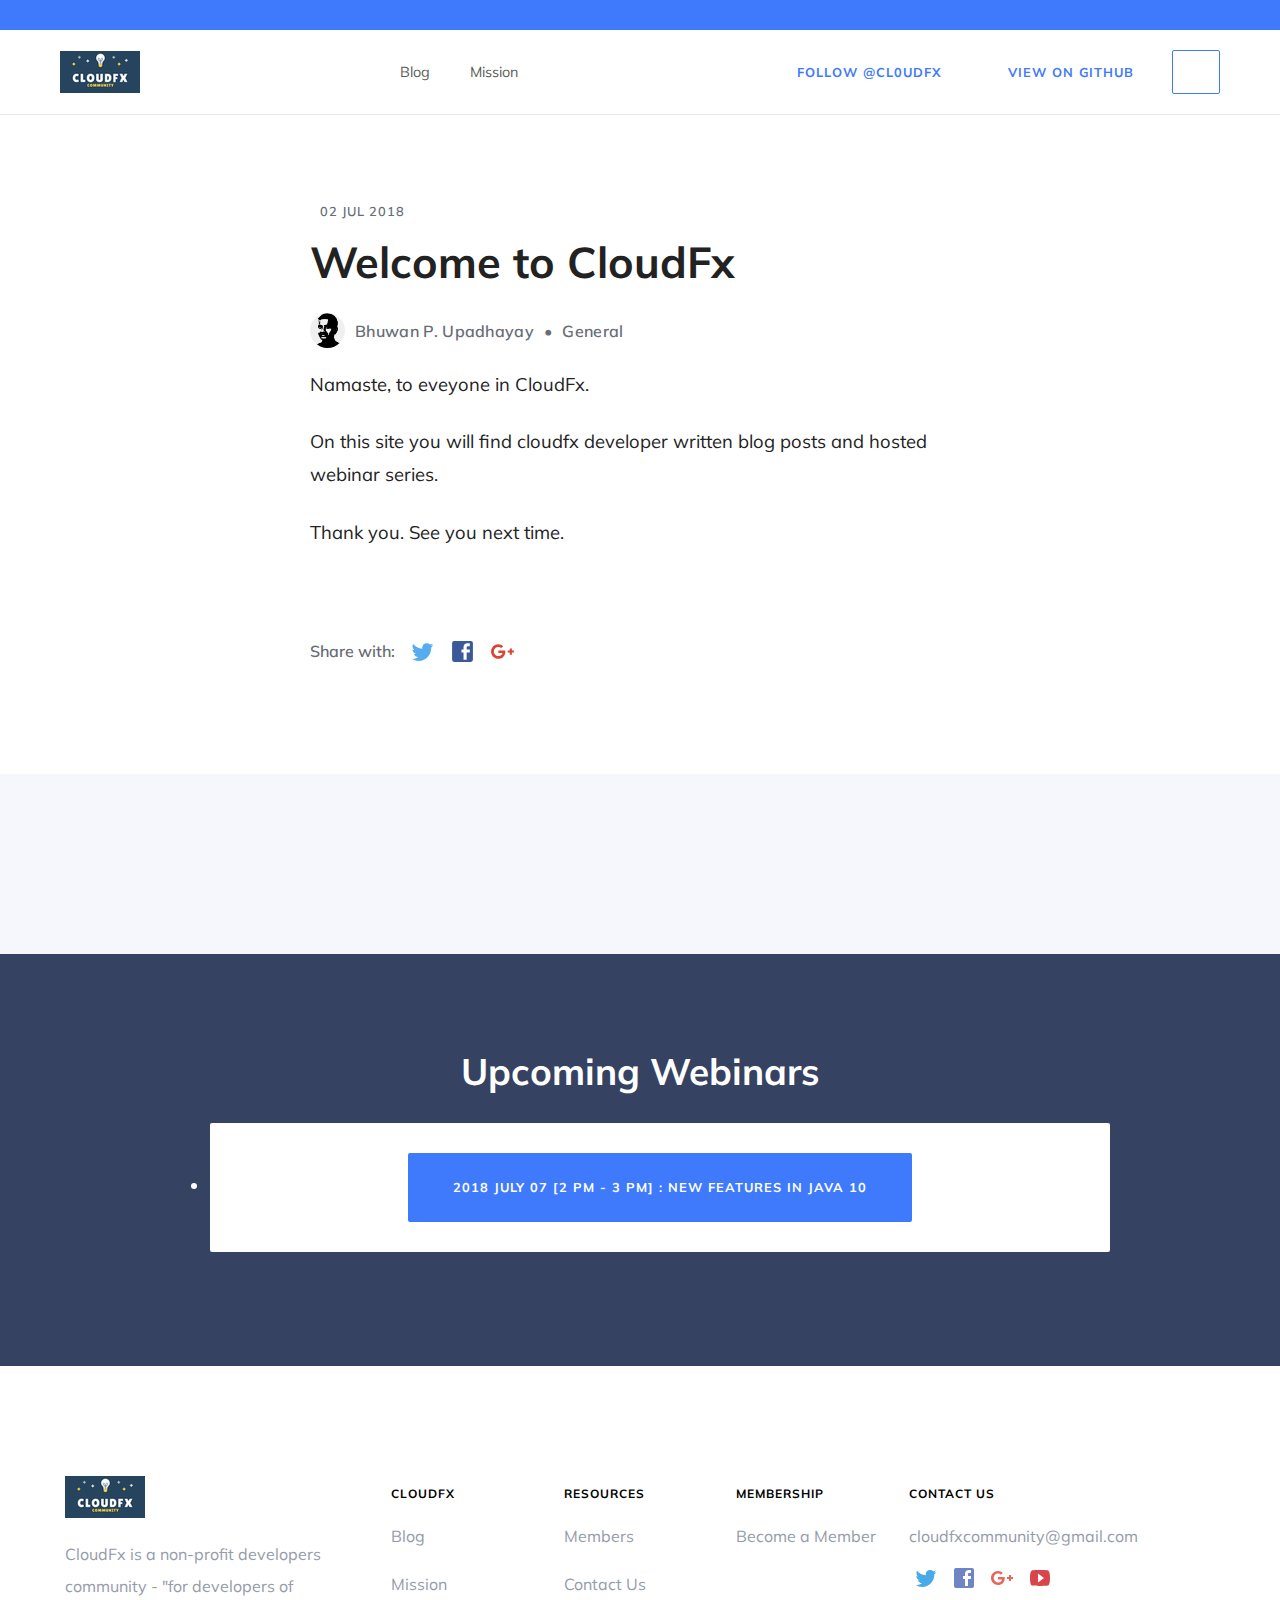
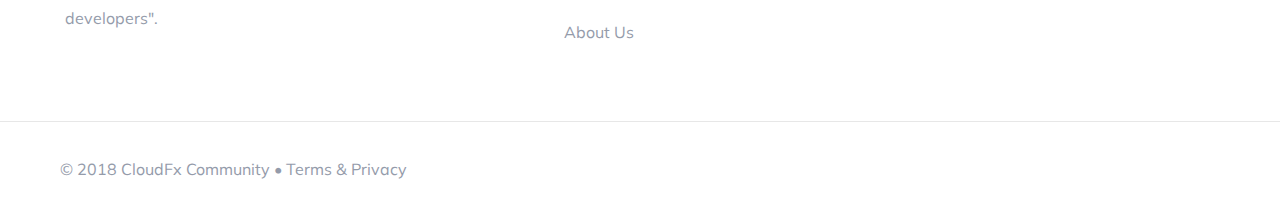
<file: general/2018/07/02/welcome-to-cloudfx.html>
<!DOCTYPE html>

<html lang="en">
	<head>
		<meta charset="utf-8">
		<meta name="viewport" content="width=device-width, initial-scale=1">
		<meta name="generator" content="Jekyll v3.6.0">
		<link href="https://fonts.googleapis.com/css?family=Muli:400,600,700|Material+Icons" rel="stylesheet">
		<link rel="stylesheet" href="/css/screen.css" type="text/css">

		<link rel="apple-touch-icon" sizes="180x180" href="/assets/apple-touch-icon.png">
		<link rel="shortcut icon" type="image/png" sizes="128x128" href="/assets/favicon-128x128.png">
		<link rel="icon" type="image/png" sizes="32x32" href="/assets/favicon-32x32.png">
		<link rel="icon" type="image/png" sizes="16x16" href="/assets/favicon-16x16.png">
		<link rel="manifest" href="/assets/manifest.json">
		<meta name="msapplication-config" content="/assets/browserconfig.xml" />
		<meta name="theme-color" content="#407afc">

		<link type="application/atom+xml" rel="alternate" href="https://cloudfx.github.io/feed.xml" title="CloudFx" />
		<!-- Begin Jekyll SEO tag v2.3.0 -->
<title>Welcome to CloudFx | CloudFx</title>
<meta property="og:title" content="Welcome to CloudFx" />
<meta name="author" content="Bhuwan P. Upadhayay" />
<meta property="og:locale" content="en_US" />
<meta name="description" content="Namaste, to eveyone in CloudFx." />
<meta property="og:description" content="Namaste, to eveyone in CloudFx." />
<link rel="canonical" href="https://cloudfx.github.io/general/2018/07/02/welcome-to-cloudfx.html" />
<meta property="og:url" content="https://cloudfx.github.io/general/2018/07/02/welcome-to-cloudfx.html" />
<meta property="og:site_name" content="CloudFx" />
<meta property="og:type" content="article" />
<meta property="article:published_time" content="2018-07-02T00:00:00+04:00" />
<meta name="twitter:card" content="summary" />
<meta name="twitter:site" content="@cl0udfx" />
<meta name="twitter:creator" content="@IAmVuwan" />
<meta property="article:publisher" content="https://www.facebook.com/CloudFx-231724584101177" />
<meta name="google-site-verification" content="GkBrJRSQqF43wQVGLUeUJFTPBldtIXGCw9toqvS2o_o" />
<script type="application/ld+json">
{"@type":"BlogPosting","headline":"Welcome to CloudFx","dateModified":"2018-07-02T00:00:00+04:00","datePublished":"2018-07-02T00:00:00+04:00","sameAs":null,"url":"https://cloudfx.github.io/general/2018/07/02/welcome-to-cloudfx.html","image":null,"mainEntityOfPage":{"@type":"WebPage","@id":"https://cloudfx.github.io/general/2018/07/02/welcome-to-cloudfx.html"},"name":null,"author":{"@type":"Person","name":"Bhuwan P. Upadhayay"},"description":"Namaste, to eveyone in CloudFx.","publisher":{"@type":"Organization","logo":{"@type":"ImageObject","url":"https://cloudfx.github.io/siteicon.png"},"name":"Bhuwan P. Upadhayay"},"@context":"http://schema.org"}</script>
<!-- End Jekyll SEO tag -->

		

	</head>

	<body>

		
<nav class="siblings light">
	
	<div class="nav-bar wrapper wrapper-large">
		
			<a  href=""></a>
		
		<span class="no-active-replacement"></span>
	</div>
</nav>
		<header class="plain">
	<div class="nav-bar wrapper wrapper-large">
	<a id="open-nav" href="#">
		<svg xmlns="http://www.w3.org/2000/svg" width="24" height="24" viewBox="0 0 24 24">
			<path d="M3 18h18v-2h-18v2zm0-5h18v-2h-18v2zm0-7v2h18v-2h-18z" fill="#eee"/>
		</svg>

</a>
	<div class="logo">
	<a href="/">
		
		<img src="/siteicon-80x42.png">
	

		<span>CloudFx</span>
	</a>
</div>
	<nav class="search light">
	<form action="/search/" method="get" class="header-search">
	<input type="search" name="q" id="search-input" required data-autofocus placeholder="Search cloudfx.github.io">
	<input type="submit" value="Search" style="display: none;">
	</form>
</nav>

	<nav class="main">
	
		<a  href="/blog/">Blog</a>
	
		<a  href="/mission/">Mission</a>
	
</nav>
	<nav class="right hide-on-signed-in">
    <a href="https://twitter.com/cl0udfx?ref_src=twsrc%5Etfw" class="twitter-follow-button" data-show-count="false">Follow @cl0udfx</a><script async src="https://platform.twitter.com/widgets.js" charset="utf-8"></script>
    &nbsp;
    &nbsp;
    &nbsp;
    
    
    <a href="https://github.com/cloudfx"
       class="button keep-text-size dark">View on Github</a>
    
</nav>

</div>
</header>

<div class="post">
	<div class="wrapper">
		<p class="post-date">02 Jul 2018</p>
		<h1>Welcome to CloudFx</h1>

		
		
		
			
		

		
		<div class="post-details">
			
				<img src="/images/team/developerbhuwan.jpg" alt="A stunning photo of Bhuwan P. Upadhayay" width="200" height="200">
				<span class="name">Bhuwan P. Upadhayay</span>
			
			
				<span class="category-separator">&bull;</span> <span class="category">General</span>
			
		</div>
		

		<div class="post-content">
			<p>Namaste, to eveyone in CloudFx.</p>

<p>On this site you will find cloudfx developer written blog posts and hosted webinar series.</p>

<p>Thank you. See you next time.</p>


			<div class="sharing-bar">
	<span>Share with:</span>
	<ul>
		<li><a class="twitter" target="_blank" href="https://twitter.com/intent/tweet?url=https%3A%2F%2Fcloudfx.github.io%2Fgeneral%2F2018%2F07%2F02%2Fwelcome-to-cloudfx.html">
		<svg class="twitter" fill="#000000" height="24" viewBox="0 0 24 24" width="24" xmlns="http://www.w3.org/2000/svg"><path d="M22.46,6C21.69,6.35 20.86,6.58 20,6.69C20.88,6.16 21.56,5.32 21.88,4.31C21.05,4.81 20.13,5.16 19.16,5.36C18.37,4.5 17.26,4 16,4C13.65,4 11.73,5.92 11.73,8.29C11.73,8.63 11.77,8.96 11.84,9.27C8.28,9.09 5.11,7.38 3,4.79C2.63,5.42 2.42,6.16 2.42,6.94C2.42,8.43 3.17,9.75 4.33,10.5C3.62,10.5 2.96,10.3 2.38,10C2.38,10 2.38,10 2.38,10.03C2.38,12.11 3.86,13.85 5.82,14.24C5.46,14.34 5.08,14.39 4.69,14.39C4.42,14.39 4.15,14.36 3.89,14.31C4.43,16 6,17.26 7.89,17.29C6.43,18.45 4.58,19.13 2.56,19.13C2.22,19.13 1.88,19.11 1.54,19.07C3.44,20.29 5.7,21 8.12,21C16,21 20.33,14.46 20.33,8.79C20.33,8.6 20.33,8.42 20.32,8.23C21.16,7.63 21.88,6.87 22.46,6Z" /></svg>
	
</a></li>
		<li><a class="facebook" target="_blank" href="https://www.facebook.com/sharer/sharer.php?u=https%3A%2F%2Fcloudfx.github.io%2Fgeneral%2F2018%2F07%2F02%2Fwelcome-to-cloudfx.html">
		<svg class="facebook" fill="#000000" height="24" viewBox="0 0 24 24" width="24" xmlns="http://www.w3.org/2000/svg"><path d="M19,4V7H17A1,1 0 0,0 16,8V10H19V13H16V20H13V13H11V10H13V7.5C13,5.56 14.57,4 16.5,4M20,2H4A2,2 0 0,0 2,4V20A2,2 0 0,0 4,22H20A2,2 0 0,0 22,20V4C22,2.89 21.1,2 20,2Z" /></svg>
	
</a></li>
		<li><a class="google-plus" target="_blank" href="https://plus.google.com/share?url=https%3A%2F%2Fcloudfx.github.io%2Fgeneral%2F2018%2F07%2F02%2Fwelcome-to-cloudfx.html">
		<svg class="google-plus" fill="#000000" height="24" viewBox="0 0 24 24" width="24" xmlns="http://www.w3.org/2000/svg"><path d="M23,11H21V9H19V11H17V13H19V15H21V13H23M8,11V13.4H12C11.8,14.4 10.8,16.4 8,16.4C5.6,16.4 3.7,14.4 3.7,12C3.7,9.6 5.6,7.6 8,7.6C9.4,7.6 10.3,8.2 10.8,8.7L12.7,6.9C11.5,5.7 9.9,5 8,5C4.1,5 1,8.1 1,12C1,15.9 4.1,19 8,19C12,19 14.7,16.2 14.7,12.2C14.7,11.7 14.7,11.4 14.6,11H8Z" /></svg>
	
</a></li>
	</ul>
</div>
		</div>
	</div>
</div>


<div class="dark-content">
	<div class="wrapper">
		<div id="disqus_thread"></div>
<script>
		var disqus_config = function () {
				this.page.url = "https://cloudfx.github.io/general/2018/07/02/welcome-to-cloudfx.html";
				this.page.identifier = "/general/2018/07/02/welcome-to-cloudfx";
		};

		(function() {	// DON'T EDIT BELOW THIS LINE
				var d = document, s = d.createElement('script');

				s.src = 'https://cloudfxcommunity.disqus.com/embed.js';
				s.setAttribute('data-timestamp', +new Date());
				(d.head || d.body).appendChild(s);
		})();
</script>
<noscript>Please enable JavaScript to view the <a href="https://disqus.com/?ref_noscript" rel="nofollow">comments powered by Disqus.</a></noscript>

	</div>
</div>



<section class="cta">
    <div class="wrapper">
        <p class="big-text">Upcoming Webinars</p>
        <ul>
            
            
            <li class="card">
                <a class="button brand" href="https://calendar.google.com/event?action=TEMPLATE&tmeid=NmhhNXUwbnU2cTg1Nmp0ODJtcTUwY2U5Z3MgY2xvdWRmeGNvbW11bml0eUBt&tmsrc=cloudfxcommunity%40gmail.com">
                    2018 July 07 [2 PM - 3 PM] : New features in Java  10
                </a>
            </li>
            
        </ul>

    </div>
</section>
		<footer>
    <div class="wrapper wrapper-large">
        <div class="footer-links">
            <div class="about">
                <div class="logo">
	<a href="/">
		
		<img src="/siteicon-80x42.png">
	

		<span>CloudFx</span>
	</a>
</div>
                <p>CloudFx is a non-profit developers community - "for developers of developers".</p>
            </div>
            
            
            <ul>
                <li><h4>CloudFx</h4></li>
                
                <li><a href="/blog/">Blog</a></li>
                
                <li><a href="/mission/">Mission</a></li>
                
            </ul>
            
            <ul>
                <li><h4>Resources</h4></li>
                
                <li><a href="/members/">Members</a></li>
                
                <li><a href="/contact/">Contact Us</a></li>
                
                <li><a href="/about/">About Us</a></li>
                
            </ul>
            
            <ul>
                <li><h4>Membership</h4></li>
                
                <li><a href="/membership/">Become a Member</a></li>
                
            </ul>
            
            <ul class="contact">
                <li><h4>Contact Us</h4></li>
                <li><a href="mailto:cloudfxcommunity@gmail.com">cloudfxcommunity@gmail.com</a></li>
                <li class="social">
                    <a class="twitter" href="https://twitter.com/cl0udfx">
		<svg class="twitter" fill="#000000" height="24" viewBox="0 0 24 24" width="24" xmlns="http://www.w3.org/2000/svg"><path d="M22.46,6C21.69,6.35 20.86,6.58 20,6.69C20.88,6.16 21.56,5.32 21.88,4.31C21.05,4.81 20.13,5.16 19.16,5.36C18.37,4.5 17.26,4 16,4C13.65,4 11.73,5.92 11.73,8.29C11.73,8.63 11.77,8.96 11.84,9.27C8.28,9.09 5.11,7.38 3,4.79C2.63,5.42 2.42,6.16 2.42,6.94C2.42,8.43 3.17,9.75 4.33,10.5C3.62,10.5 2.96,10.3 2.38,10C2.38,10 2.38,10 2.38,10.03C2.38,12.11 3.86,13.85 5.82,14.24C5.46,14.34 5.08,14.39 4.69,14.39C4.42,14.39 4.15,14.36 3.89,14.31C4.43,16 6,17.26 7.89,17.29C6.43,18.45 4.58,19.13 2.56,19.13C2.22,19.13 1.88,19.11 1.54,19.07C3.44,20.29 5.7,21 8.12,21C16,21 20.33,14.46 20.33,8.79C20.33,8.6 20.33,8.42 20.32,8.23C21.16,7.63 21.88,6.87 22.46,6Z" /></svg>
	
</a>
                    <a class="facebook" href="https://www.facebook.com/CloudFx-231724584101177">
		<svg class="facebook" fill="#000000" height="24" viewBox="0 0 24 24" width="24" xmlns="http://www.w3.org/2000/svg"><path d="M19,4V7H17A1,1 0 0,0 16,8V10H19V13H16V20H13V13H11V10H13V7.5C13,5.56 14.57,4 16.5,4M20,2H4A2,2 0 0,0 2,4V20A2,2 0 0,0 4,22H20A2,2 0 0,0 22,20V4C22,2.89 21.1,2 20,2Z" /></svg>
	
</a>
                    <a class="google-plus" href="https://plus.google.com/+u/1/103074069812013806852">
		<svg class="google-plus" fill="#000000" height="24" viewBox="0 0 24 24" width="24" xmlns="http://www.w3.org/2000/svg"><path d="M23,11H21V9H19V11H17V13H19V15H21V13H23M8,11V13.4H12C11.8,14.4 10.8,16.4 8,16.4C5.6,16.4 3.7,14.4 3.7,12C3.7,9.6 5.6,7.6 8,7.6C9.4,7.6 10.3,8.2 10.8,8.7L12.7,6.9C11.5,5.7 9.9,5 8,5C4.1,5 1,8.1 1,12C1,15.9 4.1,19 8,19C12,19 14.7,16.2 14.7,12.2C14.7,11.7 14.7,11.4 14.6,11H8Z" /></svg>
	
</a>
                    <a class="youtube" href="https://www.youtube.com/c/UCV4TwSmiwW-NlgMGI8zIb6Q">
		<svg class="youtube" fill="#000000" height="24" viewBox="0 0 24 24" width="24" xmlns="http://www.w3.org/2000/svg"><path d="M10,16.5V7.5L16,12M20,4.4C19.4,4.2 15.7,4 12,4C8.3,4 4.6,4.19 4,4.38C2.44,4.9 2,8.4 2,12C2,15.59 2.44,19.1 4,19.61C4.6,19.81 8.3,20 12,20C15.7,20 19.4,19.81 20,19.61C21.56,19.1 22,15.59 22,12C22,8.4 21.56,4.91 20,4.4Z" /></svg>
	
</a>
                </li>
            </ul>

            <div class="filler"></div>
        </div>
    </div>

    <div class="legal-line">
        <p class="wrapper wrapper-large">
            &copy; 2018 CloudFx Community &bull;
            <a href="/terms/">Terms</a> &amp;
            <a href="/privacy/">Privacy</a>
        </p>
    </div>
</footer>

		<script>
			var signedIn = /^(.*;)?\s*signed_in\s*=\s*[^;]+(.*)?$/.test(document.cookie);
			document.body.className += ' ' + (signedIn ? 'user-signed-in' : '');
			
			document.getElementById("open-nav").addEventListener("click", function (event) {
				event.preventDefault();
				document.body.classList.toggle("nav-open");

				if (document.body.classList.contains("nav-open")) {
					document.getElementById("search-input").focus();
				}
			});
		</script>
	</body>
</html>
</file>
<file: css/screen.css>
.vertical-flow, p, .settings-panel-example,
ul,
ol,
blockquote,
figure,
h1,
h2,
h3,
h4, .post-content > iframe,
.post-content > figure.highlight, .about .feature-content {
  margin: 0 0 1.5rem 0; }

html,
body {
  padding: 0;
  margin: 0;
  min-height: 100%; }

body {
  position: relative; }

img {
  max-width: 100%;
  height: auto; }

a {
  color: #407afc;
  text-decoration: none; }

hr {
  display: block;
  height: 1px;
  border: 0;
  border-top: #EFEFEF 1px solid;
  margin: 3.2em 0;
  padding: 0; }

table {
  width: 100%;
  margin-bottom: 1.75em; }
  table tr {
    border-bottom: 1px solid #EEE; }
  table tr:nth-child(even) {
    background: #fcfcfc; }
  table td, table th {
    padding: 8px;
    text-align: left; }
  table th {
    padding-bottom: 4px; }
  table code {
    display: inline-block;
    padding: 2px 4px; }

html {
  font-size: 16px; }

h1,
h2,
h3,
h4 {
  line-height: 1.2; }

h1 {
  font-size: 2.3rem; }

h2 {
  font-size: 1.8rem; }

h3 {
  font-size: 1.6rem; }

h4 {
  font-size: 1.4rem; }

.big-text {
  font-size: 1.6rem;
  font-weight: 700;
  line-height: 1.5; }

@media only screen and (min-width: 500px) {
  h1 {
    font-size: 2.5rem; }

  h2 {
    font-size: 1.9rem; }

  .big-text {
    font-size: 2rem; } }
@media only screen and (min-width: 930px) {
  h1 {
    font-size: 2.7rem; }

  h2 {
    font-size: 2rem; }

  .big-text {
    font-size: 2.3rem; } }
p, .settings-panel-example,
ul,
ol {
  font-size: 1.15rem;
  line-height: 1.8em; }

body,
input,
textarea,
select {
  font-family: "Muli", Helvetica, Arial, sans-serif;
  color: #222;
  -webkit-font-smoothing: antialiased;
  font-weight: 400; }

code {
  word-break: break-word; }

.header-link {
  margin-left: 10px;
  opacity: 0;
  transition: opacity ease 0.2s, color ease 0.2s;
  text-decoration: none;
  color: #888;
  font-size: 0.9em;
  vertical-align: bottom; }
  .header-link:hover {
    color: #407afc; }

h3:hover .header-link,
h4:hover .header-link,
h5:hover .header-link,
h6:hover .header-link {
  opacity: 1; }

blockquote.explainer {
  padding: 15px;
  margin-left: 0;
  margin-right: 0;
  border-left: 5px solid #407afc;
  background-color: #ecf2ff;
  transition: 0.15s border-color ease, 0.15s background-color ease; }
  blockquote.explainer.warning {
    background-color: #fff6e6;
    border-color: #fca004; }
  blockquote.explainer.error {
    background-color: #fdedea;
    border-color: #e64f30; }
  blockquote.explainer :first-child {
    margin-top: 0; }
  blockquote.explainer :last-child {
    margin-bottom: 0; }

nav.siblings {
  position: absolute;
  left: 0;
  top: 0;
  width: 100%;
  overflow: hidden; }
  nav.siblings .wrapper {
    display: flex;
    justify-content: flex-end;
    padding: 0 20px; }
  nav.siblings a {
    display: inline-block;
    padding: 0 10px;
    margin-left: 5px;
    height: 30px;
    line-height: 30px;
    color: rgba(255, 255, 255, 0.8);
    font-weight: bold;
    position: relative;
    z-index: 10; }
    nav.siblings a:hover, nav.siblings a:active
    nav.siblings a.active:hover, nav.siblings a.active:active, nav.siblings a.active {
      color: #fff; }
  nav.siblings a.active,
  nav.siblings .no-active-replacement {
    position: relative;
    z-index: 9; }
    nav.siblings a.active:before, nav.siblings a.active:after,
    nav.siblings .no-active-replacement:before,
    nav.siblings .no-active-replacement:after {
      content: "";
      display: block;
      position: absolute;
      height: 100%;
      left: 100%;
      width: 9999px;
      background: rgba(0, 0, 0, 0.1);
      top: 0; }
    nav.siblings a.active:after,
    nav.siblings .no-active-replacement:after {
      right: 100%;
      left: auto; }
  nav.siblings.light {
    background: #407afc; }
    nav.siblings.light a.active:before, nav.siblings.light a.active:after,
    nav.siblings.light .no-active-replacement:before,
    nav.siblings.light .no-active-replacement:after {
      display: none; }
    nav.siblings.light a:active
    nav.siblings.light a.active:hover, nav.siblings.light a.active:active, nav.siblings.light a.active {
      color: #407afc;
      background: #fff; }
  nav.siblings + header {
    padding-top: 30px; }

.logo {
  line-height: 0;
  text-align: left; }
  .logo svg {
    height: 25px;
    margin: 7px 0;
    fill: #fff; }
  .logo span {
    display: none; }

header.landing,
header.short {
  background: #407afc linear-gradient(45deg, rgba(0, 0, 0, 0), #429cfc);
  text-align: center; }
  header.landing,
  header.landing a,
  header.short,
  header.short a {
    color: #fff; }
  header.landing .subtitle a:not(.button),
  header.short .subtitle a:not(.button) {
    text-decoration: underline; }

header.plain {
  background: #fff;
  border-bottom: 1px solid #e7e7e7; }
  header.plain .nav-bar.wrapper svg {
    fill: #407afc; }
  header.plain .nav-bar.wrapper a,
  header.plain .nav-bar.wrapper a.button {
    color: #222; }
  header.plain .nav-bar.wrapper #open-nav path {
    fill: #222; }

.nav-bar.wrapper {
  padding-top: 20px;
  padding-bottom: 20px;
  font-size: 0.9rem; }
  .nav-bar.wrapper .logo a {
    display: inline-block; }
  .nav-bar.wrapper a {
    text-decoration: none;
    white-space: nowrap;
    display: block; }
  .nav-bar.wrapper .main, .nav-bar.wrapper .right, .nav-bar.wrapper .search {
    display: none;
    text-align: right; }
    .nav-bar.wrapper .main a,
    .nav-bar.wrapper .right a,
    .nav-bar.wrapper .search a {
      padding: 20px 0; }
    .nav-open .nav-bar.wrapper .main,
    .nav-open .nav-bar.wrapper .right,
    .nav-open .nav-bar.wrapper .search {
      display: block; }
  .nav-bar.wrapper .search {
    position: relative;
    margin: 20px 0 0 auto; }
    .nav-bar.wrapper .search input {
      display: block;
      width: 100%;
      border: 0;
      padding: 11px 8px 11px 38px;
      border-radius: 2px;
      background-image: url("data:image/svg+xml;charset=UTF-8,%3csvg fill='%23ffffff' height='24' viewBox='0 0 24 24' width='24' xmlns='http://www.w3.org/2000/svg'%3e%3cpath d='M15.5 14h-.79l-.28-.27C15.41 12.59 16 11.11 16 9.5 16 5.91 13.09 3 9.5 3S3 5.91 3 9.5 5.91 16 9.5 16c1.61 0 3.09-.59 4.23-1.57l.27.28v.79l5 4.99L20.49 19l-4.99-5zm-6 0C7.01 14 5 11.99 5 9.5S7.01 5 9.5 5 14 7.01 14 9.5 11.99 14 9.5 14z'%3e%3c/path%3e%3cpath d='M0 0h24v24H0z' fill='none'%3e%3c/path%3e%3c/svg%3e");
      background-position: 11px 50%;
      background-repeat: no-repeat;
      background-color: transparent;
      color: #fff;
      font-size: 1rem;
      border: 1px solid #fff;
      box-sizing: border-box;
      transition: width 500ms ease, background-position 500ms ease, background-image 200ms ease 500ms, background-color 200ms ease 500ms; }
      .nav-bar.wrapper .search input:hover {
        opacity: 0.6; }
      .nav-bar.wrapper .search input:focus, .nav-bar.wrapper .search input:not(:invalid) {
        transition: width 500ms ease 200ms, background-position 500ms ease 200ms, background-image 200ms ease, background-color 200ms ease;
        outline: none;
        opacity: 1;
        color: #222;
        background-color: white;
        background-image: url("data:image/svg+xml;charset=UTF-8,%3csvg fill='#407afc' height='24' viewBox='0 0 24 24' width='24' xmlns='http://www.w3.org/2000/svg'%3e%3cpath d='M15.5 14h-.79l-.28-.27C15.41 12.59 16 11.11 16 9.5 16 5.91 13.09 3 9.5 3S3 5.91 3 9.5 5.91 16 9.5 16c1.61 0 3.09-.59 4.23-1.57l.27.28v.79l5 4.99L20.49 19l-4.99-5zm-6 0C7.01 14 5 11.99 5 9.5S7.01 5 9.5 5 14 7.01 14 9.5 11.99 14 9.5 14z'%3e%3c/path%3e%3cpath d='M0 0h24v24H0z' fill='none'%3e%3c/path%3e%3c/svg%3e"); }
        .nav-bar.wrapper .search input:focus + .nav-cover, .nav-bar.wrapper .search input:not(:invalid) + .nav-cover {
          opacity: 1; }
    .nav-bar.wrapper .search.light input {
      border-color: #407afc;
      color: #222;
      background-image: url("data:image/svg+xml;charset=UTF-8,%3csvg fill='#407afc' height='24' viewBox='0 0 24 24' width='24' xmlns='http://www.w3.org/2000/svg'%3e%3cpath d='M15.5 14h-.79l-.28-.27C15.41 12.59 16 11.11 16 9.5 16 5.91 13.09 3 9.5 3S3 5.91 3 9.5 5.91 16 9.5 16c1.61 0 3.09-.59 4.23-1.57l.27.28v.79l5 4.99L20.49 19l-4.99-5zm-6 0C7.01 14 5 11.99 5 9.5S7.01 5 9.5 5 14 7.01 14 9.5 11.99 14 9.5 14z'%3e%3c/path%3e%3cpath d='M0 0h24v24H0z' fill='none'%3e%3c/path%3e%3c/svg%3e"); }
  .nav-bar.wrapper .main {
    flex: 1;
    margin-top: 20px; }
    .nav-bar.wrapper .main a {
      transition: opacity 0.15s ease;
      opacity: 0.75; }
      .nav-bar.wrapper .main a.active, .nav-bar.wrapper .main a:hover {
        opacity: 1; }
  @media only screen and (max-width: 929px) {
    .nav-bar.wrapper .right .button {
      background: none;
      text-align: right;
      text-transform: none;
      font-weight: 400;
      border: 0; }
      .nav-bar.wrapper .right .button.dark:hover {
        color: #fff; }
      .nav-bar.wrapper .right .button.light:hover {
        color: #407afc; } }

#open-nav {
  text-align: right;
  display: block;
  float: right;
  margin-top: 7px; }

@media only screen and (min-width: 930px) {
  #open-nav {
    display: none; }

  header .nav-bar.wrapper {
    display: flex; }
    .nav-open header .nav-bar.wrapper > .logo, header .nav-bar.wrapper > .logo, .nav-open header .nav-bar.wrapper > .main, header .nav-bar.wrapper > .main, .nav-open header .nav-bar.wrapper > .right, header .nav-bar.wrapper > .right, .nav-open header .nav-bar.wrapper > .search, header .nav-bar.wrapper > .search {
      display: flex;
      align-items: center;
      justify-content: center;
      text-align: center; }
    body:not(.user-signed-in) header .nav-bar.wrapper > .right.show-on-signed-in, .user-signed-in header .nav-bar.wrapper > .right.hide-on-signed-in {
      display: none; }
    body:not(.user-signed-in) header .nav-bar.wrapper > .right.hide-on-signed-in, .user-signed-in header .nav-bar.wrapper > .right.show-on-signed-in {
      display: flex; }
    header .nav-bar.wrapper .main {
      margin-top: 0;
      flex: 1;
      text-align: center; }
    header .nav-bar.wrapper .main,
    header .nav-bar.wrapper .right {
      display: flex; }
      header .nav-bar.wrapper .main a,
      header .nav-bar.wrapper .right a {
        display: inline;
        text-align: center;
        padding: 5px 20px; }
        header .nav-bar.wrapper .main a.button,
        header .nav-bar.wrapper .right a.button {
          padding-top: 1em;
          padding-bottom: 1em; }
    header .nav-bar.wrapper .right {
      text-transform: uppercase;
      letter-spacing: 1px;
      font-size: 0.8rem;
      font-weight: 700;
      margin-right: 65px; }
      header .nav-bar.wrapper .right a {
        opacity: 1; }
    header .nav-bar.wrapper .search {
      order: 10;
      margin: 0 0 0 20px;
      position: absolute;
      left: 250px;
      top: 20px;
      z-index: 10;
      right: 20px; }
      header .nav-bar.wrapper .search input {
        position: absolute;
        right: 0;
        top: 0;
        z-index: 10; }
        header .nav-bar.wrapper .search input:not(:focus):invalid {
          width: 0; }

  header.landing .nav-bar.wrapper .right a,
  header.short .nav-bar.wrapper .right a {
    opacity: 1; }
    header.landing .nav-bar.wrapper .right a .button,
    header.short .nav-bar.wrapper .right a .button {
      border-color: rgba(255, 255, 255, 0.75); }

  header.plain .nav-bar.wrapper .right a {
    color: #407afc; }
    header.plain .nav-bar.wrapper .right a.button:hover {
      color: #fff; } }
.hero {
  text-align: center; }
  @media only screen and (min-width: 500px) {
    .hero {
      padding-bottom: 30px; } }
  @media only screen and (min-width: 930px) {
    .hero {
      padding-bottom: 0; } }
  .hero .subtitle {
    max-width: 400px; }

.hero-cta {
  padding: 40px 0 90px 0; }

.subtitle {
  font-size: 1.1rem;
  line-height: 1.7rem;
  margin-left: auto;
  margin-right: auto; }

.storage-provider-icons svg {
  width: 35px;
  height: 35px;
  margin-right: 5px; }

.landing-video {
  border: 10px solid #fff;
  border-radius: 2px;
  line-height: 0;
  overflow: hidden;
  position: relative;
  margin-bottom: -250px;
  box-shadow: 0 10px 50px 0 rgba(0, 20, 180, 0.1);
  max-width: 940px;
  margin-left: auto;
  margin-right: auto; }

.landing-page-content {
  overflow-x: hidden;
  padding: 80px 0 20px 0; }
  @media only screen and (min-width: 500px) {
    .landing-page-content {
      padding-top: 170px;
      padding-bottom: 50px; } }
  @media only screen and (min-width: 930px) {
    .landing-page-content {
      padding-top: 200px;
      padding-bottom: 0; } }

.landing-wrap .wrapper {
  padding-top: 90px;
  padding-bottom: 90px; }
.landing-wrap h2 {
  margin-top: 0; }
.landing-wrap .landing-text {
  max-width: 480px; }
.landing-wrap .landing-content {
  display: flex;
  align-items: center;
  justify-content: center;
  flex-flow: column; }
  .landing-wrap .landing-content .landing-text {
    flex: 1; }
  .landing-wrap .landing-content .landing-image {
    flex: 1; }
    .landing-wrap .landing-content .landing-image .screenshot {
      background-size: 13%;
      padding-top: 5.75%;
      background-position: 2% 2%; }
@media only screen and (min-width: 930px) {
  .landing-wrap:nth-child(even) .landing-text {
    order: 2; }
  .landing-wrap:nth-child(even) .landing-image {
    margin-right: 0;
    text-align: right; } }

.workflow {
  text-align: left;
  transform: perspective(1000px) rotateZ(7deg) rotateX(6deg) rotateY(-28deg);
  max-width: 540px;
  margin: 20px 0 -60px -30px; }
  @media only screen and (min-width: 930px) {
    .workflow {
      margin: 0 0 0 18%; } }
  .workflow h5 {
    color: rgba(120, 120, 120, 0.5);
    padding: 0 0 0 25px;
    position: relative;
    margin: 0; }
    .workflow h5::before {
      content: '';
      width: 10px;
      height: 10px;
      border-radius: 50%;
      background-color: rgba(120, 120, 120, 0.5);
      position: absolute;
      top: 50%;
      left: 1px;
      transform: translate(-50%, -50%); }
  .workflow ul {
    list-style: none;
    margin: 5px 0;
    padding: 2px 0 2px 20px;
    border-left: 1px solid rgba(120, 120, 120, 0.5); }
    .workflow ul li {
      display: flex;
      align-items: center;
      padding: 10px;
      margin: 10px 0;
      box-shadow: 5px 5px 30px 0 rgba(0, 20, 180, 0.075), 0 0 1px 1px rgba(0, 20, 180, 0.03);
      border-radius: 2px;
      max-width: 470px; }
    .workflow ul .image {
      width: 50px;
      height: 50px;
      background-color: rgba(0, 0, 0, 0.065);
      position: relative;
      display: flex;
      justify-content: center;
      align-items: center;
      color: rgba(120, 120, 120, 0.5); }
      .workflow ul .image.editor::before {
        content: "";
        position: absolute;
        top: 7px;
        bottom: 7px;
        left: 7px;
        right: 7px;
        background-color: rgba(120, 120, 120, 0.5);
        border-radius: 50%; }
      .workflow ul .image.developer::before {
        content: "<>";
        font-size: 30px;
        font-weight: bold;
        font-family: Arial, "Helvetica Neue", Helvetica, sans-serif;
        letter-spacing: 5px;
        margin-left: 6px; }
      .workflow ul .image svg {
        position: absolute;
        bottom: -10%;
        right: -10%;
        width: 40%;
        height: 40%;
        background: #407afc;
        fill: #fff;
        padding: 5px 2px;
        box-sizing: border-box;
        border-radius: 50%; }
    .workflow ul .commit {
      padding: 0 0 0 10px; }
      .workflow ul .commit h6 {
        margin: 0;
        font-size: 1rem; }
      .workflow ul .commit p, .workflow ul .commit .settings-panel-example {
        margin: 0;
        padding: 0;
        font-size: 0.7rem;
        color: #676c76;
        white-space: nowrap; }

.easy-editing {
  max-width: 445px;
  transform: perspective(650px) rotateZ(-10deg) rotateX(5deg) rotateY(30deg);
  line-height: 0;
  margin: 50px 0 0 20%; }
  @media only screen and (min-width: 930px) {
    .easy-editing {
      margin: 0 0 0 18%; } }
  .easy-editing img, .easy-editing::before
  .easy-editing::after {
    display: inline-block;
    border-radius: 2px; }
  .easy-editing::before, .easy-editing::after {
    content: "";
    background-color: rgba(0, 0, 0, 0.065);
    position: absolute;
    top: 0;
    bottom: 0;
    left: 0;
    right: 0;
    transform: translateX(-14%) translateY(-12%); }
  .easy-editing::after {
    transform: translateX(-7%) translateY(12%); }
  .easy-editing img {
    z-index: 9;
    position: relative; }

.tools-love {
  max-width: 445px;
  transform: perspective(1200px) rotateZ(60deg) rotateX(40deg) rotateY(-52deg);
  line-height: 0;
  margin: 0 6%; }
  @media only screen and (min-width: 930px) {
    .tools-love {
      margin-left: 20%;
      position: relative;
      left: 2%; } }
  .tools-love img {
    z-index: 9;
    position: relative; }
  .tools-love img,
  .tools-love span {
    border-radius: 2px; }
  .tools-love span {
    background-color: rgba(0, 0, 0, 0.065);
    position: absolute;
    top: 0;
    left: 0;
    transform: translateX(14%) translateY(24%) scale(0.9); }
  .tools-love span.full {
    right: 0;
    bottom: 0; }
  .tools-love span:nth-child(3) {
    transform: translateX(538%) translateY(796%);
    width: 14%;
    height: 14%;
    background-color: rgba(120, 120, 120, 0.5); }
  .tools-love span:nth-child(4) {
    transform: translateX(28%) translateY(48%) scale(0.8); }
  .tools-love span:nth-child(5) {
    transform: translateX(-40%) translateY(189%);
    z-index: 10;
    width: 25%;
    height: 25%;
    background-color: rgba(120, 120, 120, 0.5); }
  .tools-love span:nth-child(6) {
    transform: translateX(-210%) translateY(290%);
    width: 10%;
    height: 10%;
    background-color: rgba(64, 122, 252, 0.5); }
  .tools-love span:nth-child(7) {
    transform: translateX(250%) translateY(640%);
    width: 20%;
    height: 20%;
    background-color: rgba(64, 122, 252, 0.5); }
  .tools-love span:nth-child(8) {
    transform: translateX(1070%) translateY(-350%);
    width: 6%;
    height: 8%;
    background-color: rgba(64, 122, 252, 0.5); }

.landing-preview {
  margin: 20px 0 -60px 0; }
  @media only screen and (min-width: 930px) {
    .landing-preview {
      margin: 0 10% 0 0; }
      .landing-preview .laptop > img {
        left: 14.5%; } }
  .landing-preview img {
    position: absolute; }
  .landing-preview svg {
    width: 100%;
    height: auto; }
  .landing-preview .phone {
    position: absolute;
    bottom: -5%;
    left: 5%;
    width: 17%; }
    .landing-preview .phone > img {
      top: 12%;
      left: 8%;
      height: 72%;
      max-width: none; }
  .landing-preview .laptop {
    position: relative; }
    .landing-preview .laptop > img {
      top: 5%;
      left: 13%;
      height: 81%; }

@media only screen and (min-width: 930px) {
  .landing-wrap .landing-content {
    flex-flow: row; } }
::-webkit-input-placeholder,
:-ms-input-placeholder {
  color: #b4b8c1; }

::-moz-placeholder,
:-moz-placeholder {
  color: #b4b8c1;
  opacity: 1; }

input,
textarea {
  -webkit-appearance: none; }

a.button,
input[type="submit"] {
  text-decoration: none;
  text-transform: uppercase;
  text-align: center;
  font-weight: 700;
  padding: 18px 45px;
  display: inline-block;
  border-radius: 2px;
  background: #407afc;
  color: #fff;
  border: 0;
  transition: 0.15s background-color ease, 0.15s color ease;
  letter-spacing: 1px;
  font-size: 0.8rem;
  cursor: pointer; }
  a.button:hover, a.button.light.dark-hover:hover,
  input[type="submit"]:hover,
  input[type="submit"].light.dark-hover:hover {
    background-color: #364261; }
  a.button.keep-text-size,
  input[type="submit"].keep-text-size {
    font-size: inherit; }
  a.button.no-side-padding,
  input[type="submit"].no-side-padding {
    padding-left: 0;
    padding-right: 0; }
  a.button.no-padding,
  input[type="submit"].no-padding {
    padding: 0; }
  a.button.no-hover:hover, a.button.no-hover.light:hover, a.button.no-hover.dark:hover,
  input[type="submit"].no-hover:hover,
  input[type="submit"].no-hover.light:hover,
  input[type="submit"].no-hover.dark:hover {
    background: none; }
  a.button.no-hover.light:hover,
  input[type="submit"].no-hover.light:hover {
    color: #407afc; }
  a.button.no-border, a.button.no-border.light, a.button.no-border.light:hover,
  input[type="submit"].no-border,
  input[type="submit"].no-border.light,
  input[type="submit"].no-border.light:hover {
    border-color: rgba(0, 0, 0, 0); }
  a.button.dark,
  input[type="submit"].dark {
    background: none;
    border: 1px solid #fff; }
    a.button.dark.brand,
    input[type="submit"].dark.brand {
      background: #407afc; }
    a.button.dark:hover,
    input[type="submit"].dark:hover {
      background: #fff;
      color: #407afc; }
    a.button.dark.no-border,
    input[type="submit"].dark.no-border {
      border: 0; }
  a.button.dark-blue,
  input[type="submit"].dark-blue {
    background-color: #364261; }
    a.button.dark-blue:hover,
    input[type="submit"].dark-blue:hover {
      background: #407afc; }
  a.button.shadow,
  input[type="submit"].shadow {
    box-shadow: 0 10px 50px 0 rgba(0, 20, 180, 0.1); }
  a.button.light,
  input[type="submit"].light {
    background: #fff;
    color: #407afc;
    border: 1px solid #407afc; }
    a.button.light:hover,
    input[type="submit"].light:hover {
      color: #fff;
      background: #407afc; }

.toggle-buttons {
  display: inline-block;
  margin: 0 auto;
  background: #fff;
  box-shadow: 0 5px 30px 0 rgba(0, 20, 180, 0.075);
  border-radius: 2px; }
  .toggle-buttons .button {
    padding-left: 30px;
    padding-right: 30px;
    border-radius: 0; }
    .toggle-buttons .button:first-child {
      border-top-left-radius: 2px;
      border-bottom-left-radius: 2px; }
    .toggle-buttons .button:last-child {
      border-top-right-radius: 2px;
      border-bottom-right-radius: 2px; }
    .toggle-buttons .button.selected, .toggle-buttons .button.selected:hover {
      background-color: #364261;
      color: #fff; }

input[type="text"],
input[type="email"],
input[type="password"],
textarea {
  padding: 16px;
  outline: 0;
  border-radius: 2px;
  border: 1px solid #e7e7e7;
  font-size: 1rem;
  box-sizing: border-box; }

.form-icon {
  position: relative; }
  .form-icon i.material-icons {
    color: #828a9b;
    position: absolute;
    top: 50%;
    transform: translateY(-50%);
    left: 20px;
    font-size: 19px; }
  .form-icon input[type="text"],
  .form-icon input[type="email"] {
    padding-left: 54px; }

fieldset {
  border: 0;
  padding: 0;
  margin: 0; }

textarea {
  resize: none; }

.wrapper {
  position: relative;
  box-sizing: border-box;
  width: 100%;
  max-width: 1000px;
  margin: 0 auto;
  padding: 30px 20px; }
  @media only screen and (min-width: 500px) {
    .wrapper {
      padding: 50px 20px; }
      header section .wrapper {
        padding-top: 65px; } }
  @media only screen and (min-width: 930px) {
    .wrapper {
      padding: 90px 20px; } }
  .wrapper.wrapper-large {
    max-width: 1200px; }
  .wrapper.small-pad {
    padding-top: 45px;
    padding-bottom: 45px; }

.dark-content {
  background: #f6f7fc; }

.screenshot {
  max-width: 100%;
  height: auto;
  display: block;
  border-radius: 2px;
  margin-left: auto;
  margin-right: auto;
  background: #fafafa url(data:image/svg+xml,%3Csvg%20xmlns=%22http://www.w3.org/2000/svg%22%20width=%2244%22%20height=%2212%22%20viewBox=%220%200%2044%2012%22%3E%3Ccircle%20cx=%226%22%20cy=%226%22%20r=%224%22%20fill=%22#FC625D%22/%3E%3Ccircle%20cx=%2222%22%20cy=%226%22%20r=%224%22%20fill=%22#FDBC40%22/%3E%3Ccircle%20cx=%2238%22%20cy=%226%22%20r=%224%22%20fill=%22#35CC4B%22/%3E%3C/svg%3E) 4px 4px no-repeat;
  position: relative;
  border: 1px solid #f0f0f0;
  box-sizing: border-box;
  padding: 20px 0 0 0; }

iframe.screenshot {
  height: 500px;
  margin: 0 auto 2em; }

.video-embed {
  width: 100%;
  position: relative;
  padding: 0 0 62.5% 0;
  height: 0; }
  .video-embed iframe {
    background: white;
    position: absolute;
    top: 0;
    left: 0;
    width: 100%;
    height: 100%; }

.overlay {
  position: absolute;
  top: 0;
  left: 0;
  width: 100%;
  height: 100%;
  z-index: 10;
  background-color: rgba(0, 0, 0, 0.5); }
  .overlay .video-container {
    position: fixed;
    left: 50%;
    top: 50%;
    transform: translate(-50%, -50%);
    width: 100%;
    max-width: 1000px;
    max-height: 90%; }

.no-scroll {
  overflow: hidden; }

.cards {
  list-style: none;
  padding: 0;
  display: flex;
  flex-wrap: wrap;
  margin: 0 -10px; }
  .cards li {
    flex: 1 1 315px; }
  .cards h3 {
    font-size: 1.1rem;
    display: flex;
    margin: 0 0 20px 0;
    align-items: center; }
    .cards h3 .material-icons {
      flex: 0;
      display: inline-block;
      background: #429cfc;
      color: #fff;
      padding: 8px;
      border-radius: 50px;
      margin-right: 10px;
      font-size: 24px; }
    .cards h3 span {
      display: inline-block;
      flex: 1; }
  .cards p, .cards .settings-panel-example {
    font-size: 0.9rem; }

.card {
  background: #fff;
  box-sizing: border-box;
  margin: 10px;
  border-radius: 2px;
  position: relative;
  padding: 20px; }
  @media only screen and (min-width: 500px) {
    .card {
      padding: 30px; }
      .card.big {
        padding: 40px; } }
  .card > p:last-child, .card > .settings-panel-example:last-child {
    margin-bottom: 0; }

.user-signed-in .hide-on-signed-in,
.show-on-signed-in {
  display: none; }

.hide-on-signed-in,
.user-signed-in .show-on-signed-in {
  display: flex; }

.docs-container > .wrapper {
  display: flex;
  flex-wrap: wrap; }
.docs-container .docs-nav {
  flex: 1 1 100%; }
  .docs-container .docs-nav > ul {
    padding: 20px 0;
    margin: 0; }
.docs-container .docs-main {
  background: #fff;
  flex: 3 1 500px; }
  .docs-container .docs-main .content {
    max-width: 800px;
    padding: 0 25px;
    margin: 20px auto 1.75em auto; }
@media (min-width: 800px) {
  .docs-container .docs-nav,
  .docs-container .docs-main {
    padding: 40px 0; }
  .docs-container .docs-nav {
    flex: 0 1 230px; } }
.docs-container .docs-category {
  color: #888;
  font-size: 1.5rem;
  margin: 0; }
.docs-container h2 {
  font-size: 2.5rem; }

.nav-item {
  display: block;
  line-height: 1;
  font-size: 1rem;
  margin: 0; }
  nav:not(.full-navigation) .nav-item > ul {
    display: none; }
  nav:not(.full-navigation) .nav-item.current > ul {
    display: block; }
  .nav-item > a {
    color: #666;
    text-decoration: none;
    padding: 10px 0 10px 10px;
    display: block; }
  .nav-item.current > a,
  .nav-item > a:active,
  .nav-item > a:hover {
    color: #111; }
  .nav-item.top-level > a {
    line-height: 1.5;
    font-weight: 600;
    padding-left: 20px; }

.settings-panel-example {
  display: flex;
  flex-direction: column; }
  .settings-panel-example .example {
    max-width: 300px;
    background-color: #fafafa;
    margin: 0;
    padding: 0;
    font-size: 0;
    line-height: 1;
    border-radius: 2px;
    overflow: hidden; }
  @media (min-width: 960px) {
    .settings-panel-example {
      flex-direction: row; }
      .settings-panel-example .details {
        flex: 1;
        margin-right: 20px; }
      .settings-panel-example p + .highlight > pre, .settings-panel-example .settings-panel-example + .highlight > pre {
        margin-bottom: 0; }
      .settings-panel-example .example {
        flex: 0 0 300px;
        max-width: 100%; } }

.cta {
  background-color: #364261;
  color: #fff;
  text-align: center; }

.workflow-diagram {
  margin: -69px 0 30px 0;
  display: flex;
  text-align: center;
  list-style: none;
  padding: 0;
  color: #676c76;
  flex-wrap: wrap; }
  @media only screen and (min-width: 500px) {
    .workflow-diagram {
      margin: -89px 0 50px 0; } }
  @media only screen and (min-width: 930px) {
    .workflow-diagram {
      margin: -129px 0 90px 0; } }
  .workflow-diagram p, .workflow-diagram .settings-panel-example {
    margin-top: 1em; }
  .workflow-diagram li {
    flex: 1 0 200px;
    margin: 0 10px; }
    .workflow-diagram li .material-icons {
      font-size: 38px;
      display: inline-block;
      background-color: #fff;
      color: #429cfc;
      padding: 20px;
      border-radius: 50%;
      box-shadow: 0 5px 30px 0 rgba(0, 20, 180, 0.075); }

.feature-content h2 {
  text-align: center;
  margin-top: 90px; }

.period {
  margin: -58px 0 30px 0;
  text-align: center; }
  @media only screen and (min-width: 500px) {
    .period {
      margin: -78px 0 50px 0; } }
  @media only screen and (min-width: 930px) {
    .period {
      margin: -118px 0 90px 0; } }

.price .annually {
  display: none; }

.plans {
  display: flex;
  flex-wrap: wrap;
  padding: 0;
  list-style: none;
  margin: 0 -10px 50px -10px; }
  .plans .card {
    flex: 1 1 220px;
    padding: 0; }
    .plans .card h3 {
      text-align: center;
      font-size: 0.8rem;
      border-bottom: 1px solid #f6f7fc;
      margin: 0;
      padding: 22.5px 0;
      color: #676c76;
      text-transform: uppercase;
      letter-spacing: 1px; }
    .plans .card .sub {
      padding: 0;
      margin: 0;
      font-size: 0.9rem;
      text-align: center; }
    .plans .card ul {
      padding: 0;
      font-size: 0.9rem;
      margin: 20px 0 90px 0;
      list-style: none; }
      .plans .card ul li {
        display: flex;
        padding: 0;
        margin: 10px 0; }
    .plans .card .material-icons {
      color: #86d62e;
      font-size: 1rem;
      position: relative;
      top: 2px;
      margin-right: 6px; }
    .plans .card .plan-content {
      padding: 15px; }
    .plans .card .price {
      margin: 0;
      color: #407afc;
      text-align: center;
      font-size: 1.8rem;
      font-weight: 700; }
    .plans .card .plan-cta {
      position: absolute;
      bottom: 15px;
      left: 15px;
      right: 15px; }
      .plans .card .plan-cta .button {
        width: 100%;
        box-sizing: border-box;
        white-space: nowrap; }

.addition-plan {
  text-align: center; }

.faq {
  margin-top: 90px; }
  .faq h2 {
    text-align: center; }
  .faq .card h3 {
    color: #407afc; }

.testimonial {
  background: #f8faff; }
  .testimonial blockquote {
    margin: 0;
    box-shadow: 0 10px 50px 0 rgba(0, 20, 180, 0.1); }
  .testimonial .author {
    display: flex;
    align-items: center;
    margin-bottom: 1em; }
    .testimonial .author img {
      border-radius: 50px;
      max-width: none; }
    .testimonial .author p, .testimonial .author .settings-panel-example {
      padding: 0 0 0 20px;
      margin: 0; }
    .testimonial .author span {
      display: block;
      line-height: 1.5; }
    .testimonial .author .name {
      font-size: 1.2rem;
      font-weight: 700; }
    .testimonial .author .title {
      color: #949baa;
      font-size: 0.8rem; }
  .testimonial .quote {
    font-size: 1.4rem;
    font-style: italic; }
  .testimonial svg {
    height: 25px;
    margin-top: 1em; }
  .testimonial .view-button {
    display: none;
    text-align: center; }
    .testimonial .view-button .button {
      color: #407afc;
      background: rgba(0, 0, 0, 0); }

.subscribe {
  margin: -58px 0 30px 0; }
  @media only screen and (min-width: 500px) {
    .subscribe {
      margin: -78px 0 50px 0; } }
  @media only screen and (min-width: 930px) {
    .subscribe {
      margin: -118px 0 90px 0; } }
  .subscribe label {
    display: flex;
    flex-flow: column;
    max-width: 700px;
    margin: 0 auto;
    box-shadow: 0 5px 30px 0 rgba(0, 20, 180, 0.075); }
    .subscribe label input[type="email"] {
      flex: 1;
      border-radius: 2px 2px 0 0;
      width: 100%;
      margin: 0;
      border: 0; }
    .subscribe label input[type="submit"] {
      border-radius: 0 0 2px 2px;
      margin: 0; }
    @media only screen and (max-width: 500px) {
      .subscribe label i.material-icons {
        top: 25%; } }
    @media only screen and (min-width: 500px) {
      .subscribe label {
        flex-flow: row; }
        .subscribe label input[type="email"] {
          border-radius: 0 2px 2px 0; }
        .subscribe label input[type="submit"] {
          border-radius: 2px 0 0 2px; } }

.blog-posts {
  padding: 0;
  list-style: none;
  margin: 0; }
  .blog-posts > li {
    margin: 40px auto;
    padding: 0;
    max-width: 700px; }
  .blog-posts .badge {
    font-size: 15px;
    padding: 2px 5px;
    background: #eee;
    border-radius: 2px;
    display: inline-block; }
    .blog-posts .badge.badge-major {
      background: #407afc;
      color: #fff; }
  .blog-posts .feature-image {
    border-radius: 2px 2px 0 0;
    overflow: hidden;
    line-height: 0;
    position: relative; }
    .blog-posts .feature-image a {
      cursor: pointer;
      display: block;
      height: 100%; }
    .blog-posts .feature-image img {
      width: 100%; }
    .blog-posts .feature-image.padded {
      padding: 20px 20px 0 20px;
      box-sizing: border-box; }
  .blog-posts .post-box {
    padding: 20px; }
    @media only screen and (min-width: 500px) {
      .blog-posts .post-box {
        padding: 28px 30px; } }
  .blog-posts .post-summary p, .blog-posts .post-summary .settings-panel-example {
    font-size: 0.9rem; }
  .blog-posts .title {
    align-items: center;
    display: flex;
    flex-flow: column; }
    @media only screen and (min-width: 500px) {
      .blog-posts .title {
        flex-flow: row; } }
    .blog-posts .title h3 {
      margin: 0;
      flex: 1;
      font-size: 1.6rem; }
      .blog-posts .title h3 a {
        color: #222; }

.post-details {
  display: flex;
  align-items: center;
  margin: 10px 0;
  font-size: 1rem;
  font-weight: 600;
  color: #676c76;
  letter-spacing: 0.02em; }
  .post-details img {
    width: 35px;
    height: 35px;
    border-radius: 100px;
    display: block;
    float: left; }
  .post-details .name {
    margin: 0 0 0 10px; }
  .post-details .category-separator {
    margin: 0 10px; }
  .post-details .category-separator,
  .post-details .category {
    display: none; }
    @media only screen and (min-width: 500px) {
      .post-details .category-separator,
      .post-details .category {
        display: block; } }

.post-date {
  color: #676c76;
  font-size: 0.8rem;
  font-weight: 600;
  line-height: 1em;
  margin: 20px 0 10px 0;
  align-self: flex-start;
  text-transform: uppercase;
  letter-spacing: 1px; }
  @media only screen and (min-width: 500px) {
    .post-date {
      margin: 0 0 0 10px; } }
  .post .post-date {
    margin-bottom: 20px; }

.post-content {
  margin: 20px 0; }
  .post-content > iframe,
  .post-content > figure.highlight {
    width: 100%; }
  .post-content img {
    border-radius: 2px;
    display: block; }
  .post-content h2,
  .post-content h3,
  .post-content h4 {
    margin-top: 1.5em; }

.post .wrapper {
  max-width: 700px; }

.sharing-bar {
  display: flex;
  align-items: center;
  margin: 90px 0 0 0; }
  .sharing-bar span {
    font-size: 1rem;
    font-weight: 600;
    color: #676c76; }
  .sharing-bar ul {
    display: flex;
    list-style: none;
    padding: 0;
    margin: 0; }
  .sharing-bar li {
    margin: 0 0 0 15px; }
    .sharing-bar li a {
      display: flex;
      transition: 0.15s transform ease; }
      .sharing-bar li a.facebook svg {
        fill: #3b5998; }
      .sharing-bar li a.twitter svg {
        fill: #55acee; }
      .sharing-bar li a.google-plus svg {
        fill: #db4437; }
      .sharing-bar li a:hover {
        transform: scale(1.1); }
    .sharing-bar li svg {
      width: 25px;
      height: 25px; }

.view-archived {
  text-align: center; }

@media only screen and (min-width: 940px) {
  .post-content .video_wrapper,
  .post-content .video_wrapper + .resources,
  .post-content .well,
  .post-content img,
  .post-content figure.highlight {
    max-width: 100vw;
    width: 112%;
    margin-left: -6%;
    margin-right: -6%;
    box-sizing: border-box; } }
pre, code, tt {
  font-family: Inconsolata, Consolas, "Courier New", Courier, "Liberation Mono", monospace;
  font-size: 0.85em;
  white-space: pre-wrap;
  line-height: 1.4;
  font-weight: 400;
  background-color: #404145;
  color: #FAFAFA;
  border-radius: 2px; }

pre {
  -moz-box-sizing: border-box;
  box-sizing: border-box;
  margin: 0 0 1.75em 0;
  width: 100%;
  padding: 10px;
  font-size: 0.9rem;
  white-space: pre;
  overflow: auto;
  border-radius: 2px; }
  pre code, pre tt {
    font-size: inherit;
    white-space: pre-wrap;
    background: transparent;
    border: none;
    padding: 0; }

blockquote > code,
li > code,
p > code,
.settings-panel-example > code {
  padding: 4px 6px;
  white-space: pre; }

.highlight {
  /* Comment */
  /* Error */
  /* Generic */
  /* Keyword */
  /* Literal */
  /* Name */
  /* Operator */
  /* Other */
  /* Punctuation */
  /* Comment.Multiline */
  /* Comment.Preproc */
  /* Comment.Single */
  /* Comment.Special */
  /* Generic.Deleted */
  /* Generic.Emph */
  /* Generic.Error */
  /* Generic.Heading */
  /* Generic.Inserted */
  /* Generic.Output, qualified with span to prevent applying this style to the Go language, see #1153. */
  /* Generic.Prompt */
  /* Generic.Strong */
  /* Generic.Subheading */
  /* Generic.Traceback */
  /* Keyword.Constant */
  /* Keyword.Declaration */
  /* Keyword.Namespace */
  /* Keyword.Pseudo */
  /* Keyword.Reserved */
  /* Keyword.Type */
  /* Literal.Date */
  /* Literal.Number */
  /* Literal.String */
  /* Name.Attribute */
  /* Name.Builtin */
  /* Name.Class */
  /* Name.Constant */
  /* Name.Decorator */
  /* Name.Entity */
  /* Name.Exception */
  /* Name.Function */
  /* Name.Label */
  /* Name.Namespace */
  /* Name.Other */
  /* Name.Property */
  /* Name.Tag */
  /* Name.Variable */
  /* Operator.Word */
  /* Text.Whitespace */
  /* Literal.Number.Float */
  /* Literal.Number.Hex */
  /* Literal.Number.Integer */
  /* Literal.Number.Oct */
  /* Literal.String.Backtick */
  /* Literal.String.Char */
  /* Literal.String.Doc */
  /* Literal.String.Double */
  /* Literal.String.Escape */
  /* Literal.String.Heredoc */
  /* Literal.String.Interpol */
  /* Literal.String.Other */
  /* Literal.String.Regex */
  /* Literal.String.Single */
  /* Literal.String.Symbol */
  /* Name.Builtin.Pseudo */
  /* Name.Variable.Class */
  /* Name.Variable.Global */
  /* Name.Variable.Instance */
  /* Literal.Number.Integer.Long */ }
  .highlight a {
    color: #EAB289; }
  .highlight .hll {
    background-color: #ffffcc; }
  .highlight .c {
    color: #87ceeb; }
  .highlight .err {
    color: #ffffff; }
  .highlight .g {
    color: #ffffff; }
  .highlight .k {
    color: #f0e68c; }
  .highlight .l {
    color: #ffffff; }
  .highlight .n {
    color: #ffffff; }
  .highlight .o {
    color: #ffffff; }
  .highlight .x {
    color: #ffffff; }
  .highlight .p {
    color: #ffffff; }
  .highlight .cm {
    color: #87ceeb; }
  .highlight .cp {
    color: #cd5c5c; }
  .highlight .c1 {
    color: #87ceeb; }
  .highlight .cs {
    color: #87ceeb; }
  .highlight .gd {
    color: #0000c0;
    font-weight: bold;
    background-color: #008080; }
  .highlight .ge {
    color: #c000c0;
    text-decoration: underline; }
  .highlight .gr {
    color: #c0c0c0;
    font-weight: bold;
    background-color: #c00000; }
  .highlight .gh {
    color: #cd5c5c; }
  .highlight .gi {
    color: #ffffff;
    background-color: #0000c0; }
  .highlight span.go {
    color: #add8e6;
    font-weight: bold;
    background-color: #4d4d4d; }
  .highlight .gp {
    color: #ffffff; }
  .highlight .gs {
    color: #ffffff; }
  .highlight .gu {
    color: #cd5c5c; }
  .highlight .gt {
    color: #c0c0c0;
    font-weight: bold;
    background-color: #c00000; }
  .highlight .kc {
    color: #f0e68c; }
  .highlight .kd {
    color: #f0e68c; }
  .highlight .kn {
    color: #f0e68c; }
  .highlight .kp {
    color: #f0e68c; }
  .highlight .kr {
    color: #f0e68c; }
  .highlight .kt {
    color: #bdb76b; }
  .highlight .ld {
    color: #ffffff; }
  .highlight .m {
    color: #EAB289; }
  .highlight .s {
    color: #EAB289; }
  .highlight .na {
    color: #8CF0E8; }
  .highlight .nb {
    color: #ffffff; }
  .highlight .nc {
    color: #ffffff; }
  .highlight .no {
    color: #ffa0a0; }
  .highlight .nd {
    color: #ffffff; }
  .highlight .ni {
    color: #ffdead; }
  .highlight .ne {
    color: #ffffff; }
  .highlight .nf {
    color: #ffffff; }
  .highlight .nl {
    color: #ffffff; }
  .highlight .nn {
    color: #ffffff; }
  .highlight .nx {
    color: #ffffff; }
  .highlight .py {
    color: #ffffff; }
  .highlight .nt {
    color: #f0e68c; }
  .highlight .nv {
    color: #98fb98; }
  .highlight .ow {
    color: #ffffff; }
  .highlight .w {
    color: #ffffff; }
  .highlight .mf {
    color: #ffffff; }
  .highlight .mh {
    color: #ffffff; }
  .highlight .mi {
    color: #ffffff; }
  .highlight .mo {
    color: #ffffff; }
  .highlight .sb {
    color: #ffffff; }
  .highlight .sc {
    color: #ffffff; }
  .highlight .sd {
    color: #ffffff; }
  .highlight .s2 {
    color: #ffffff; }
  .highlight .se {
    color: #ffffff; }
  .highlight .sh {
    color: #ffffff; }
  .highlight .si {
    color: #ffffff; }
  .highlight .sx {
    color: #ffffff; }
  .highlight .sr {
    color: #ffffff; }
  .highlight .s1 {
    color: #ffffff; }
  .highlight .ss {
    color: #ffffff; }
  .highlight .bp {
    color: #ffffff; }
  .highlight .vc {
    color: #98fb98; }
  .highlight .vg {
    color: #98fb98; }
  .highlight .vi {
    color: #98fb98; }
  .highlight .il {
    color: #ffffff; }
  .highlight .bash .nv {
    -webkit-user-select: none;
    -moz-user-select: none;
    -ms-user-select: none;
    -o-user-select: none;
    user-select: none; }

.contact h2 {
  margin-top: 0; }
.contact .wrapper {
  display: flex;
  flex-flow: column; }
  .contact .wrapper .contact-content {
    flex: 1 1 300px; }
  .contact .wrapper form {
    flex: 1 1 500px; }
  @media only screen and (min-width: 930px) {
    .contact .wrapper {
      flex-flow: row; }
      .contact .wrapper .contact-content {
        padding-right: 50px; } }
.contact .text-field {
  display: flex;
  flex-flow: column; }
  .contact .text-field input {
    width: 100%;
    box-sizing: border-box; }
  @media only screen and (min-width: 930px) {
    .contact .text-field {
      flex-flow: row;
      margin: 0 -10px; }
      .contact .text-field label {
        display: block;
        flex: 1;
        margin-left: 10px;
        margin-right: 10px; } }
.contact input[type="text"],
.contact input[type="email"],
.contact input[type="password"],
.contact textarea {
  margin-top: 10px;
  margin-bottom: 10px; }
.contact input[type="text"],
.contact input[type="email"],
.contact input[type="password"],
.contact textarea {
  background: #f6f7fc; }
  .contact input[type="text"]:focus,
  .contact input[type="email"]:focus,
  .contact input[type="password"]:focus,
  .contact textarea:focus {
    border-color: #888; }
.contact textarea {
  width: 100%;
  height: 200px; }

.about h1 {
  text-align: center;
  margin: 0 0 100px 0; }
.about .feature-content {
  margin-left: -10px;
  margin-right: -10px;
  margin-top: -10px; }
  .about .feature-content li {
    border: 1px solid #e7e7e7; }

.mugs {
  list-style: none;
  padding: 0;
  margin: 0 -20px;
  display: flex;
  flex-flow: row wrap;
  justify-content: space-evenly; }
  .mugs li {
    flex: 0 1 150px;
    margin: 20px;
    text-align: center; }
    .mugs li img {
      border: 1px solid #e7e7e7;
      border-radius: 50%;
      box-shadow: 0 5px 30px 0 rgba(0, 20, 180, 0.075), 0 0 1px 1px rgba(0, 20, 180, 0.03);
      margin-bottom: 5px; }
    .mugs li p, .mugs li .settings-panel-example {
      margin: 0; }

.list-item-with-icon {
  display: flex;
  align-items: center; }
  .list-item-with-icon i {
    margin-right: 5px; }

.well.share-options,
.well {
  background-color: #efefef;
  padding: 50px 20px;
  border: 1px solid #e5e5e5;
  border-radius: 2px;
  text-align: center; }

.social-icon {
  display: inline-block;
  width: 53px;
  height: 32px;
  background-position: center;
  background-repeat: no-repeat;
  text-indent: 200px;
  overflow: hidden;
  transition: opacity 0.2s ease; }

a.social-icon {
  opacity: 0.2; }

a.social-icon:hover {
  opacity: 0.5; }

a.social-icon:active {
  opacity: 1; }

a.social-icon.white {
  opacity: 0.35; }

a.social-icon.white:hover {
  opacity: 0.85; }

a.social-icon.white:active {
  opacity: 1; }

.social-shares, .social-shares li {
  margin: 0 0 1em;
  padding: 0;
  list-style: none;
  line-height: 1; }

.social-shares li {
  display: block;
  float: left;
  width: 120px; }

.share-options {
  text-align: center;
  padding: 5px 0; }

.share-button {
  position: relative;
  display: inline-flex;
  align-items: center;
  padding: 3px 10px 2px 8px;
  margin: 10px;
  color: #fff;
  background-color: #333;
  border-radius: 2px;
  box-shadow: 0 1px 1px rgba(0, 0, 0, 0.35);
  text-decoration: none;
  font-family: "Open Sans", Helvetica, Arial, sans-serif;
  font-weight: 600;
  font-size: 15px;
  line-height: 2em; }

.share-button:hover {
  color: #fff;
  background-color: #4f4f4f; }

.share-button:active {
  top: 1px;
  box-shadow: 0 0 1px rgba(0, 0, 0, 0.25); }

.share-button svg {
  fill: #ffffff;
  width: 19px;
  height: 19px;
  margin-right: 5px; }

.share-button.facebook {
  background-color: #4A66B7; }

.share-button.facebook:hover {
  background-color: #556fbb; }

.share-button.twitter {
  background-color: #1B95E0; }

.share-button.twitter:hover {
  background-color: #269ce5; }

.share-button.pinterest {
  background-color: #c92228; }

.share-button.pinterest:hover {
  background-color: #cf4146; }

.share-button.linkedin {
  background-color: #0077B5; }

.share-button.linkedin:hover {
  background-color: #1e84b9; }

.share-button.reddit {
  background-color: #5f99cf; }

.share-button.reddit:hover {
  background-color: #75a6d4; }

.share-button.tumblr {
  background-color: #35465c; }

.share-button.tumblr:hover {
  background-color: #455166; }

.share-button.hacker-news {
  background-color: #ff6600; }

.share-button.hacker-news:hover {
  background-color: #ff7515; }

.share-button.designer-news {
  background-color: #2d72d9; }

.share-button.designer-news:hover {
  background-color: #3d82e9; }

.share-button.google-plus {
  background-color: #fefefe;
  color: #333; }

.share-button.google-plus:hover {
  background-color: #f6f6f6;
  color: #333; }

.share-button.google-plus svg {
  fill: #DB4437; }

.roundup-boxes ul {
  padding: 0;
  margin: 0;
  list-style: none;
  display: flex;
  flex-wrap: wrap;
  text-align: center; }
.roundup-boxes img {
  margin: 0 auto;
  display: block;
  width: 125px;
  border: 0; }
.roundup-boxes a {
  margin: 15px;
  display: block; }

footer > .wrapper {
  padding-bottom: 45px; }
footer .footer-links {
  display: flex;
  flex-wrap: wrap;
  margin-left: -5px;
  margin-right: -5px; }
  footer .footer-links .filler, footer .footer-links > ul, footer .footer-links > .about, footer .footer-links > .contact {
    margin: 20px 10px; }
  footer .footer-links .filler {
    height: 0;
    padding-top: 0;
    padding-bottom: 0;
    margin-top: 0;
    margin-bottom: 0;
    border-color: transparent;
    border-top-width: 0;
    border-bottom-width: 0; }
  footer .footer-links .filler, footer .footer-links > ul, footer .footer-links > .about, footer .footer-links > .contact {
    flex: 1 0 210px;
    overflow: hidden; }
  @media only screen and (min-width: 930px) {
    footer .footer-links > ul {
      flex: 1 0 140px; }
    footer .footer-links > .contact, footer .footer-links > .about {
      flex: 2 0 280px; } }
footer .logo {
  margin-bottom: 20px; }
  footer .logo a {
    line-height: 0; }
footer p, footer .settings-panel-example,
footer ul {
  font-size: 1rem; }
footer p, footer .settings-panel-example {
  line-height: 2;
  margin: 0; }
footer ul {
  padding: 0;
  margin: 0;
  list-style: none;
  flex: 1; }
footer h4 {
  padding: 0;
  margin: 0;
  text-transform: uppercase;
  letter-spacing: 1px;
  color: #000;
  font-size: .75rem; }
footer h4,
footer a {
  line-height: 3em; }
footer,
footer a {
  color: #949baa;
  text-decoration: none;
  transition: color 0.15s ease; }
footer a:hover {
  color: #000; }

.about svg {
  fill: #407afc; }

.legal-line {
  border-top: 1px solid #e7e7e7; }
  .legal-line .wrapper {
    padding-top: 22.5px;
    padding-bottom: 22.5px; }

.social li {
  flex: 1; }
.social .facebook {
  fill: #4A66B7; }
.social .twitter {
  fill: #1B95E0; }
.social .youtube {
  fill: #cc181e; }
.social .google-plus {
  fill: #DB4437; }
.social a {
  display: inline-block;
  padding: 0 5px; }
.social svg {
  opacity: .8;
  transition: 0.15s opacity ease; }
.social a:hover svg {
  opacity: 1; }

@media only screen and (min-width: 930px) {
  .about {
    flex: 8 0 200px; } }
.g-recaptcha {
  margin-bottom: 15px; }
</file>
